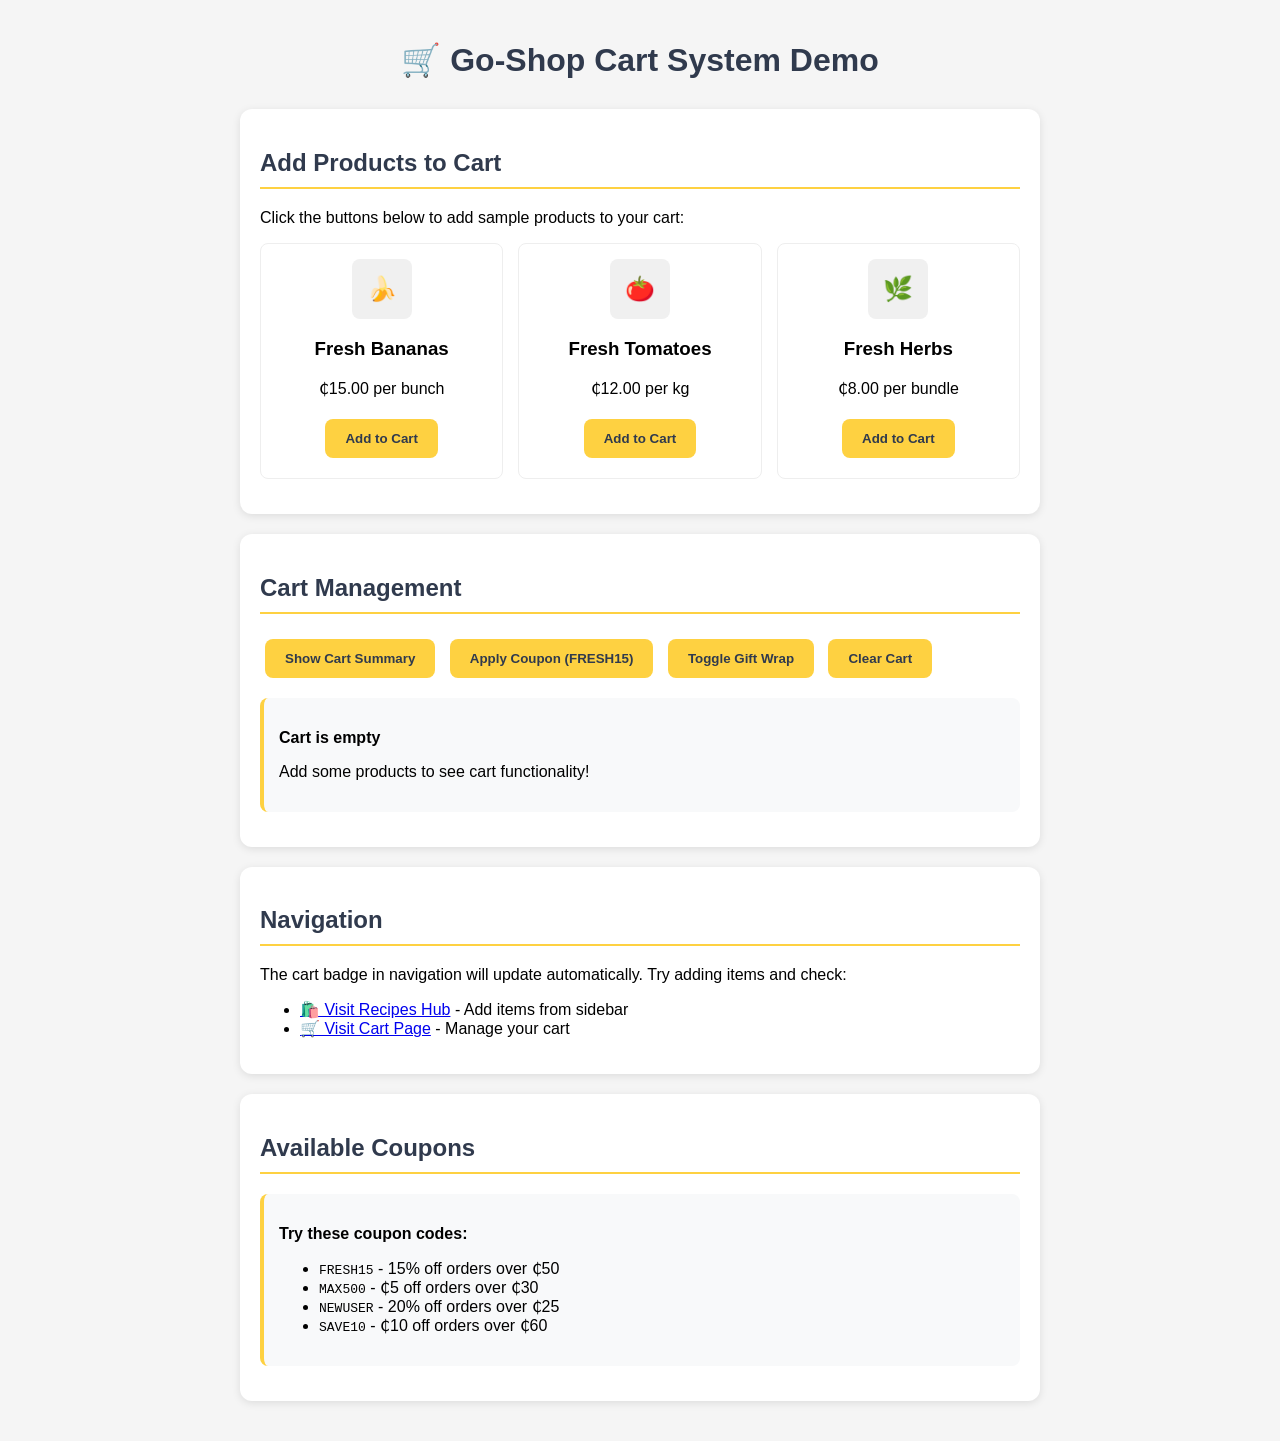
<file: cart-demo.html>
<!DOCTYPE html>
<html lang="en">

<head>
    <meta charset="UTF-8">
    <meta name="viewport" content="width=device-width, initial-scale=1.0">
    <title>Go-Shop Cart Demo</title>
    <style>
        body {
            font-family: -apple-system, BlinkMacSystemFont, 'Segoe UI', Roboto, sans-serif;
            max-width: 800px;
            margin: 0 auto;
            padding: 20px;
            background: #f5f5f5;
        }

        .demo-section {
            background: white;
            padding: 20px;
            margin: 20px 0;
            border-radius: 12px;
            box-shadow: 0 2px 8px rgba(0, 0, 0, 0.1);
        }

        .demo-button {
            background: #FED141;
            color: #303A4D;
            border: none;
            padding: 12px 20px;
            border-radius: 8px;
            cursor: pointer;
            font-weight: 600;
            margin: 5px;
            transition: all 0.3s ease;
        }

        .demo-button:hover {
            background: #e6c236;
            transform: translateY(-2px);
        }

        .cart-info {
            background: #f8f9fa;
            padding: 15px;
            border-radius: 8px;
            margin: 15px 0;
            border-left: 4px solid #FED141;
        }

        .product-demo {
            display: grid;
            grid-template-columns: repeat(auto-fit, minmax(200px, 1fr));
            gap: 15px;
            margin: 15px 0;
        }

        .product-card {
            background: #fff;
            border: 1px solid #eee;
            border-radius: 8px;
            padding: 15px;
            text-align: center;
        }

        .product-img {
            width: 60px;
            height: 60px;
            background: #f0f0f0;
            border-radius: 8px;
            margin: 0 auto 10px;
            display: flex;
            align-items: center;
            justify-content: center;
            font-size: 24px;
        }

        h1 {
            color: #303A4D;
            text-align: center;
            margin-bottom: 30px;
        }

        h2 {
            color: #303A4D;
            border-bottom: 2px solid #FED141;
            padding-bottom: 10px;
        }
    </style>
</head>

<body>
    <h1>🛒 Go-Shop Cart System Demo</h1>

    <div class="demo-section">
        <h2>Add Products to Cart</h2>
        <p>Click the buttons below to add sample products to your cart:</p>

        <div class="product-demo">
            <div class="product-card">
                <div class="product-img">🍌</div>
                <h3>Fresh Bananas</h3>
                <p>₵15.00 per bunch</p>
                <button class="demo-button"
                    onclick="addProduct('bananas', 'Fresh Bananas', 15.00, '🍌', 'Kaneshie Market')">
                    Add to Cart
                </button>
            </div>

            <div class="product-card">
                <div class="product-img">🍅</div>
                <h3>Fresh Tomatoes</h3>
                <p>₵12.00 per kg</p>
                <button class="demo-button"
                    onclick="addProduct('tomatoes', 'Fresh Tomatoes', 12.00, '🍅', 'Accra Central Market')">
                    Add to Cart
                </button>
            </div>

            <div class="product-card">
                <div class="product-img">🌿</div>
                <h3>Fresh Herbs</h3>
                <p>₵8.00 per bundle</p>
                <button class="demo-button"
                    onclick="addProduct('herbs', 'Fresh Herbs', 8.00, '🌿', 'Kumasi Central Market')">
                    Add to Cart
                </button>
            </div>
        </div>
    </div>

    <div class="demo-section">
        <h2>Cart Management</h2>
        <button class="demo-button" onclick="showCartSummary()">Show Cart Summary</button>
        <button class="demo-button" onclick="applyCoupon()">Apply Coupon (FRESH15)</button>
        <button class="demo-button" onclick="toggleGiftWrap()">Toggle Gift Wrap</button>
        <button class="demo-button" onclick="clearCart()">Clear Cart</button>

        <div id="cart-display" class="cart-info">
            <p><strong>Cart is empty</strong></p>
            <p>Add some products to see cart functionality!</p>
        </div>
    </div>

    <div class="demo-section">
        <h2>Navigation</h2>
        <p>The cart badge in navigation will update automatically. Try adding items and check:</p>
        <ul>
            <li><a href="recipes-hub.html">🛍️ Visit Recipes Hub</a> - Add items from sidebar</li>
            <li><a href="cart.html">🛒 Visit Cart Page</a> - Manage your cart</li>
        </ul>
    </div>

    <div class="demo-section">
        <h2>Available Coupons</h2>
        <div class="cart-info">
            <p><strong>Try these coupon codes:</strong></p>
            <ul>
                <li><code>FRESH15</code> - 15% off orders over ₵50</li>
                <li><code>MAX500</code> - ₵5 off orders over ₵30</li>
                <li><code>NEWUSER</code> - 20% off orders over ₵25</li>
                <li><code>SAVE10</code> - ₵10 off orders over ₵60</li>
            </ul>
        </div>
    </div>

    <!-- Include cart manager -->
    <script src="src/js/cart-manager.js"></script>

    <script>
        // Demo functions
        function addProduct(id, name, price, emoji, market) {
            const item = {
                id: `demo-${id}`,
                name: name,
                price: price,
                image: emoji,
                market: market,
                description: `Fresh ${name.toLowerCase()} from local farmers`,
                category: 'Fresh Produce'
            };

            if (window.cartManager) {
                window.cartManager.addToCart(item);
                showCartSummary();
            } else {
                alert('Cart manager not loaded yet. Please wait a moment and try again.');
            }
        }

        function showCartSummary() {
            if (!window.cartManager) {
                document.getElementById('cart-display').innerHTML = '<p>Cart manager not loaded yet...</p>';
                return;
            }

            const summary = window.cartManager.getCartSummary();
            const displayDiv = document.getElementById('cart-display');

            if (summary.items.length === 0) {
                displayDiv.innerHTML = `
                    <p><strong>Cart is empty</strong></p>
                    <p>Add some products to see cart functionality!</p>
                `;
                return;
            }

            const totals = summary.totals;

            displayDiv.innerHTML = `
                <h3>Cart Summary</h3>
                <p><strong>Items:</strong> ${summary.itemCount} total (${totals.selectedItemsCount} selected)</p>
                
                <div style="margin: 10px 0; padding: 10px; background: #f0f0f0; border-radius: 6px;">
                    ${summary.items.map(item => `
                        <div style="display: flex; justify-content: space-between; margin: 5px 0;">
                            <span>${item.quantity}x ${item.name}</span>
                            <span>₵${(item.price * item.quantity).toFixed(2)}</span>
                        </div>
                    `).join('')}
                </div>
                
                <div style="border-top: 1px solid #ddd; margin-top: 10px; padding-top: 10px;">
                    <p><strong>Subtotal:</strong> ₵${totals.subtotal.toFixed(2)}</p>
                    ${totals.discount > 0 ? `<p style="color: #2f9b57;"><strong>Discount:</strong> -₵${totals.discount.toFixed(2)}</p>` : ''}
                    <p><strong>Delivery:</strong> ${totals.deliveryFee === 0 ? 'FREE' : '₵' + totals.deliveryFee.toFixed(2)}</p>
                    ${totals.giftWrapFee > 0 ? `<p><strong>Gift Wrap:</strong> ₵${totals.giftWrapFee.toFixed(2)}</p>` : ''}
                    <p><strong>Tax (12.5%):</strong> ₵${totals.tax.toFixed(2)}</p>
                    <p style="font-size: 1.2em; font-weight: bold; color: #303A4D;"><strong>Total:</strong> ₵${totals.total.toFixed(2)}</p>
                </div>
                
                ${summary.coupons.length > 0 ? `
                    <div style="margin-top: 10px;">
                        <p><strong>Active Coupons:</strong></p>
                        ${summary.coupons.map(c => `<span style="background: #FED141; padding: 2px 8px; border-radius: 12px; margin: 2px; display: inline-block;">${c.code}</span>`).join('')}
                    </div>
                ` : ''}
            `;
        }

        function applyCoupon() {
            if (window.cartManager) {
                const success = window.cartManager.addCoupon('FRESH15');
                if (success) {
                    alert('Coupon FRESH15 applied successfully!');
                    showCartSummary();
                } else {
                    alert('Coupon could not be applied. Make sure you have items in cart and coupon is valid.');
                }
            }
        }

        function toggleGiftWrap() {
            if (window.cartManager) {
                window.cartManager.toggleGiftWrap();
                const isEnabled = window.cartManager.cart.giftWrap;
                alert(`Gift wrap ${isEnabled ? 'enabled' : 'disabled'}!`);
                showCartSummary();
            }
        }

        function clearCart() {
            if (window.cartManager) {
                window.cartManager.clearCart();
                alert('Cart cleared!');
                showCartSummary();
            }
        }

        // Auto-refresh cart display when loaded
        document.addEventListener('DOMContentLoaded', () => {
            setTimeout(() => {
                showCartSummary();
            }, 500);
        });
    </script>
</body>

</html>
</file>
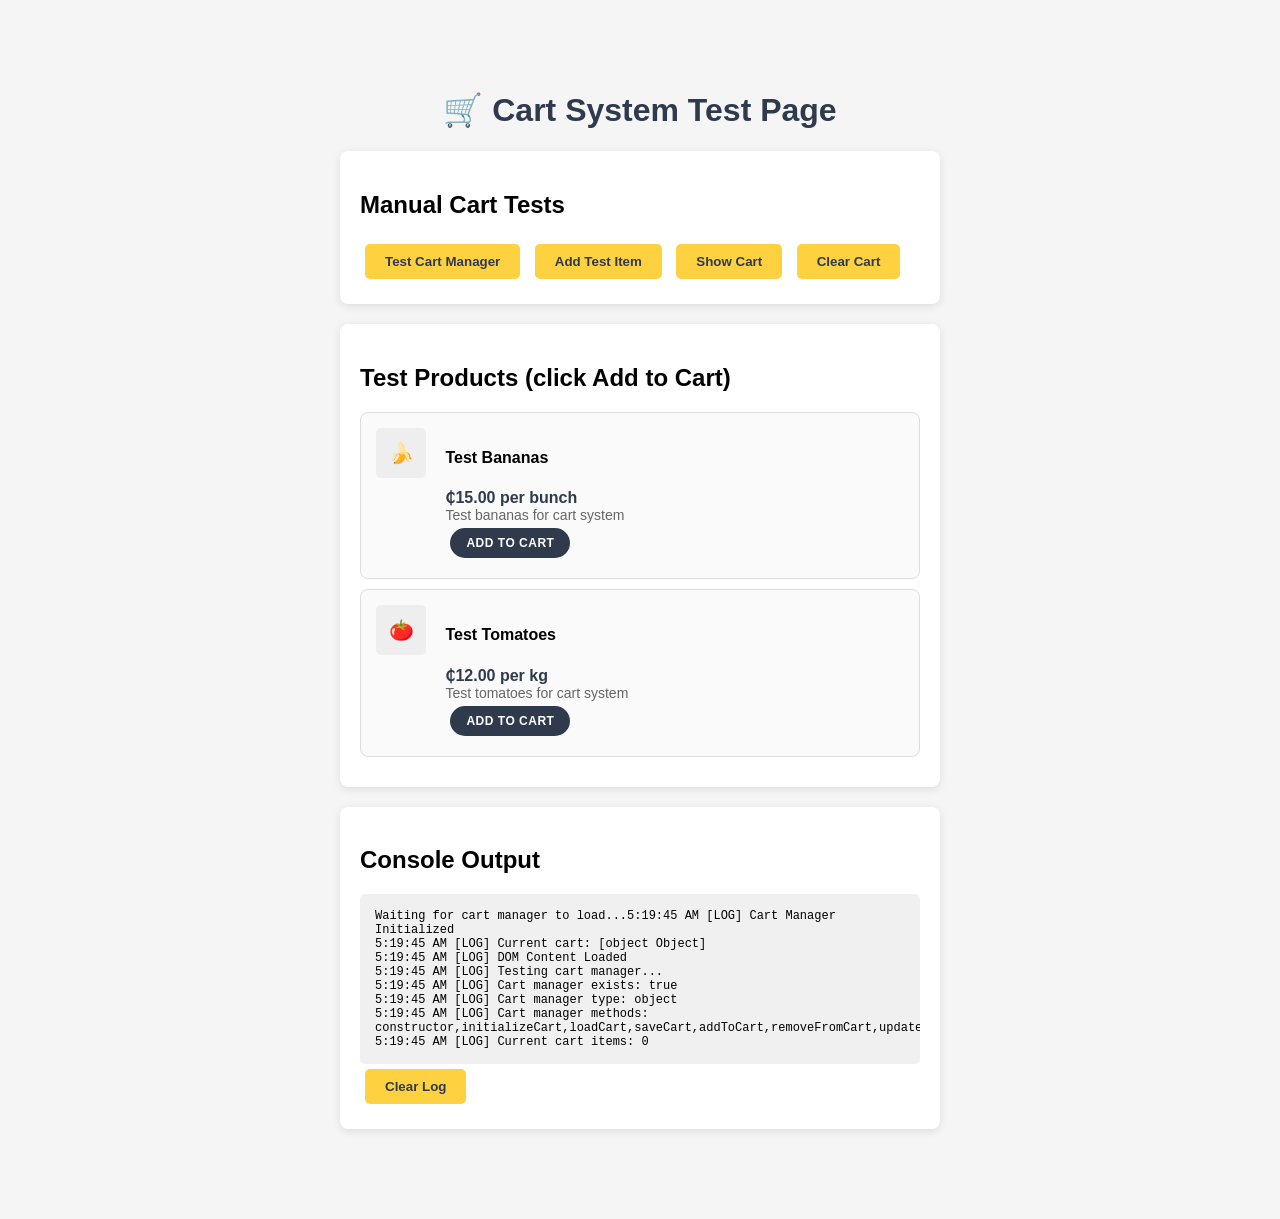
<file: cart-test.html>
<!DOCTYPE html>
<html lang="en">

<head>
    <meta charset="UTF-8">
    <meta name="viewport" content="width=device-width, initial-scale=1.0">
    <title>Cart System Test</title>
    <style>
        body {
            font-family: Arial, sans-serif;
            max-width: 600px;
            margin: 50px auto;
            padding: 20px;
            background: #f5f5f5;
        }

        .test-section {
            background: white;
            padding: 20px;
            margin: 20px 0;
            border-radius: 8px;
            box-shadow: 0 2px 8px rgba(0, 0, 0, 0.1);
        }

        .test-button {
            background: #FED141;
            color: #303A4D;
            border: none;
            padding: 10px 20px;
            border-radius: 5px;
            cursor: pointer;
            margin: 5px;
            font-weight: 600;
        }

        .test-button:hover {
            background: #e6c236;
        }

        .add-to-cart {
            background: #303A4D;
            color: white;
            border: none;
            padding: 8px 16px;
            border-radius: 20px;
            cursor: pointer;
            font-size: 12px;
            font-weight: 600;
            text-transform: uppercase;
            letter-spacing: 0.5px;
            margin: 5px;
        }

        .add-to-cart:hover {
            background: #3B4559;
        }

        .product-item {
            border: 1px solid #ddd;
            padding: 15px;
            margin: 10px 0;
            border-radius: 8px;
            background: #fafafa;
        }

        .product-image {
            width: 50px;
            height: 50px;
            background: #eee;
            border-radius: 5px;
            display: inline-block;
            text-align: center;
            line-height: 50px;
            font-size: 20px;
            margin-right: 15px;
            vertical-align: top;
        }

        .product-info {
            display: inline-block;
            vertical-align: top;
        }

        .product-price {
            font-weight: bold;
            color: #303A4D;
        }

        .product-description {
            color: #666;
            font-size: 14px;
        }

        .log-output {
            background: #f0f0f0;
            padding: 15px;
            border-radius: 5px;
            font-family: monospace;
            font-size: 12px;
            max-height: 200px;
            overflow-y: auto;
            white-space: pre-wrap;
        }

        h1 {
            color: #303A4D;
            text-align: center;
        }
    </style>
</head>

<body>
    <h1>🛒 Cart System Test Page</h1>

    <div class="test-section">
        <h2>Manual Cart Tests</h2>
        <button class="test-button" onclick="testCartManager()">Test Cart Manager</button>
        <button class="test-button" onclick="addTestItem()">Add Test Item</button>
        <button class="test-button" onclick="showCart()">Show Cart</button>
        <button class="test-button" onclick="clearTestCart()">Clear Cart</button>
    </div>

    <div class="test-section">
        <h2>Test Products (click Add to Cart)</h2>
        <div id="sidebarTitle" style="display: none;">Test Market</div>

        <div class="product-item">
            <div class="product-image">🍌</div>
            <div class="product-info">
                <h4>Test Bananas</h4>
                <div class="product-price">₵15.00 per bunch</div>
                <div class="product-description">Test bananas for cart system</div>
                <button class="add-to-cart">Add to Cart</button>
            </div>
        </div>

        <div class="product-item">
            <div class="product-image">🍅</div>
            <div class="product-info">
                <h4>Test Tomatoes</h4>
                <div class="product-price">₵12.00 per kg</div>
                <div class="product-description">Test tomatoes for cart system</div>
                <button class="add-to-cart">Add to Cart</button>
            </div>
        </div>
    </div>

    <div class="test-section">
        <h2>Console Output</h2>
        <div id="log-output" class="log-output">Waiting for cart manager to load...</div>
        <button class="test-button" onclick="clearLog()">Clear Log</button>
    </div>

    <!-- Include cart manager -->
    <script src="src/js/cart-manager.js"></script>

    <script>
        let logOutput = document.getElementById('log-output');

        // Override console.log to display in the page
        const originalLog = console.log;
        const originalError = console.error;

        function addToLog(message, type = 'log') {
            const timestamp = new Date().toLocaleTimeString();
            const prefix = type === 'error' ? '[ERROR]' : '[LOG]';
            logOutput.textContent += `${timestamp} ${prefix} ${message}\n`;
            logOutput.scrollTop = logOutput.scrollHeight;
        }

        console.log = function (...args) {
            originalLog.apply(console, args);
            addToLog(args.join(' '), 'log');
        };

        console.error = function (...args) {
            originalError.apply(console, args);
            addToLog(args.join(' '), 'error');
        };

        // Test functions
        function testCartManager() {
            console.log('Testing cart manager...');
            console.log('Cart manager exists:', !!window.cartManager);
            console.log('Cart manager type:', typeof window.cartManager);

            if (window.cartManager) {
                console.log('Cart manager methods:', Object.getOwnPropertyNames(window.cartManager.__proto__));
                console.log('Current cart items:', window.cartManager.cart.items.length);
            } else {
                console.error('Cart manager not available!');
            }
        }

        function addTestItem() {
            console.log('Adding test item...');

            if (window.cartManager) {
                const item = {
                    id: 'test-item-' + Date.now(),
                    name: 'Test Product',
                    price: 10.00,
                    image: '🧪',
                    market: 'Test Market',
                    description: 'A test product',
                    category: 'Test Category'
                };

                const success = window.cartManager.addToCart(item);
                console.log('Add to cart result:', success);
            } else {
                console.error('Cart manager not available');
            }
        }

        function showCart() {
            console.log('Current cart contents:');

            if (window.cartManager) {
                const summary = window.cartManager.getCartSummary();
                console.log('Items:', summary.items.length);
                console.log('Total items:', summary.itemCount);
                console.log('Cart data:', JSON.stringify(summary, null, 2));
            } else {
                console.error('Cart manager not available');
            }
        }

        function clearTestCart() {
            console.log('Clearing cart...');

            if (window.cartManager) {
                window.cartManager.clearCart();
                console.log('Cart cleared');
            } else {
                console.error('Cart manager not available');
            }
        }

        function clearLog() {
            logOutput.textContent = '';
        }

        // Wait for cart manager to load
        document.addEventListener('DOMContentLoaded', function () {
            console.log('DOM Content Loaded');

            setTimeout(() => {
                testCartManager();
            }, 500);
        });

        // Add to cart click handler (same as in recipes-hub.html)
        document.addEventListener('click', function (e) {
            if (e.target && e.target.classList.contains('add-to-cart')) {
                console.log('Add to cart button clicked!', e.target);
                e.preventDefault();

                const button = e.target;
                const productItem = button.closest('.product-item');

                if (!productItem) {
                    console.error('Product item not found');
                    return;
                }

                const productName = productItem.querySelector('h4')?.textContent;
                const productImage = productItem.querySelector('.product-image')?.textContent;
                const priceText = productItem.querySelector('.product-price')?.textContent;
                const productDescription = productItem.querySelector('.product-description')?.textContent;

                console.log('Product data:', { productName, productImage, priceText, productDescription });

                if (!productName || !productImage || !priceText || !productDescription) {
                    console.error('Missing product information');
                    return;
                }

                const price = parseFloat(priceText.replace(/[^\d.]/g, ''));
                const marketName = document.getElementById('sidebarTitle')?.textContent || 'Test Market';
                const productId = `${marketName.toLowerCase().replace(/\s+/g, '-')}-${productName.toLowerCase().replace(/\s+/g, '-')}`;

                const item = {
                    id: productId,
                    name: productName,
                    price: price,
                    image: productImage,
                    market: marketName,
                    description: productDescription,
                    category: 'Test Product'
                };

                console.log('Attempting to add item to cart:', item);

                if (window.cartManager && typeof window.cartManager.addToCart === 'function') {
                    try {
                        const success = window.cartManager.addToCart(item);

                        if (success) {
                            console.log('Item successfully added to cart');
                            button.textContent = '✓ Added!';
                            button.style.background = '#4caf50';

                            setTimeout(() => {
                                button.textContent = 'Add to Cart';
                                button.style.background = '';
                            }, 2000);
                        } else {
                            console.error('Failed to add item to cart');
                        }
                    } catch (error) {
                        console.error('Error adding item to cart:', error);
                    }
                } else {
                    console.error('Cart manager not available or missing addToCart method');
                }
            }
        });
    </script>
</body>

</html>
</file>
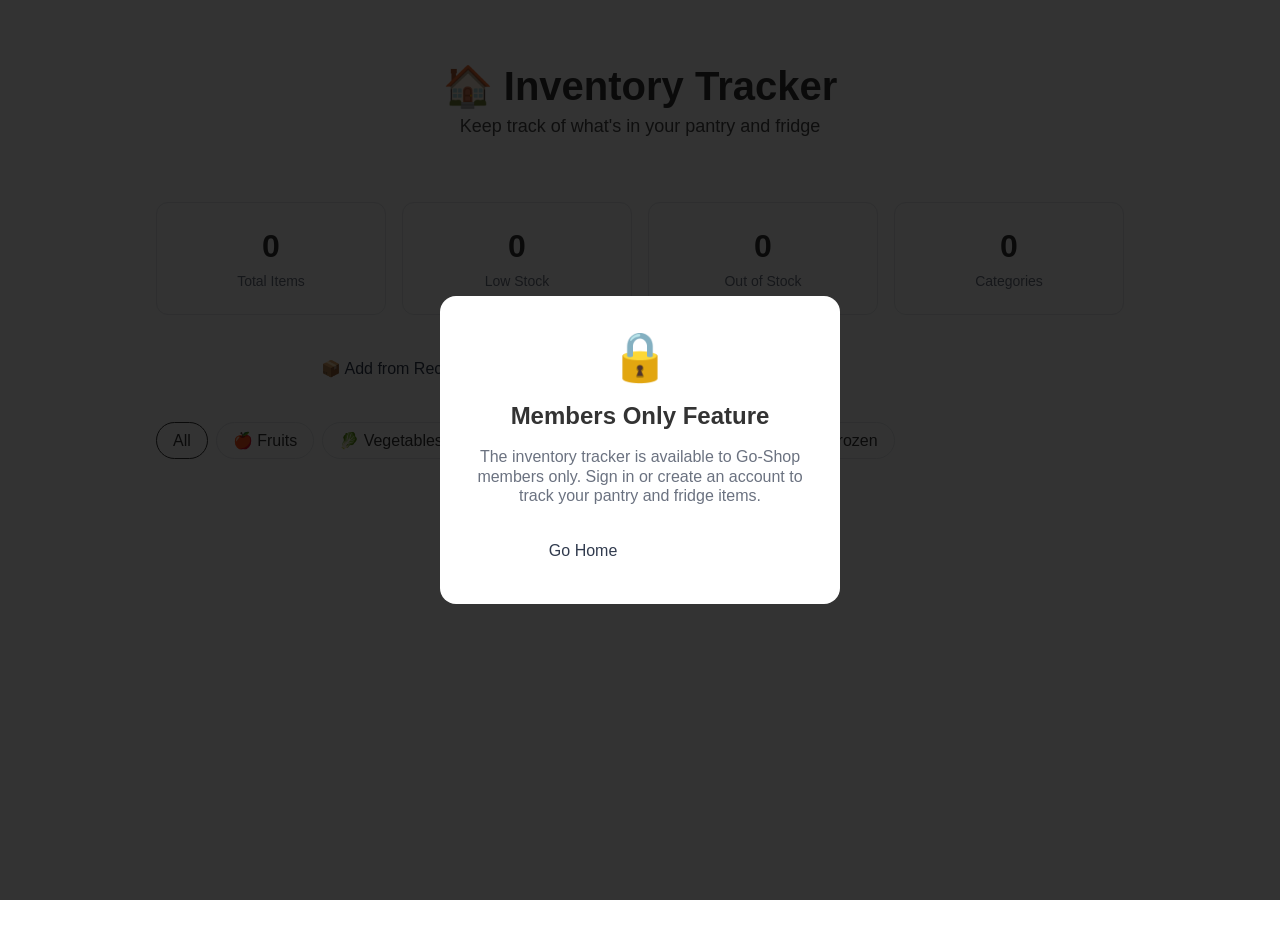
<file: inventory-tracker.html>
<!DOCTYPE html>
<html lang="en">
<head>
    <meta charset="utf-8" />
    <title>Inventory Tracker | Go-Shop</title>
    <meta content="Track your pantry and fridge inventory" name="description" />
    <meta content="width=device-width, initial-scale=1" name="viewport" />
    <link rel="stylesheet" href="src/css/backup.css">
    <link rel="stylesheet" href="src/css/nodes.css">
    <link rel="icon" href="src/images/logo1.png" />
    <style>
        .inventory-container {
            max-width: 1000px;
            margin: 2rem auto;
            padding: 0 1rem;
        }
        .inventory-header {
            text-align: center;
            margin-bottom: 2rem;
            padding: 2rem;
            background: linear-gradient(135deg, var(--clr-yellow-01), #f59e0b);
            border-radius: 16px;
            color: var(--clr-charcoal-01);
        }
        .inventory-stats {
            display: grid;
            grid-template-columns: repeat(auto-fit, minmax(200px, 1fr));
            gap: 1rem;
            margin-bottom: 2rem;
        }
        .stat-card {
            background: #fff;
            padding: 1.5rem;
            border-radius: 12px;
            border: 1px solid #e5e7eb;
            text-align: center;
        }
        .stat-number {
            font-size: 2rem;
            font-weight: 800;
            color: var(--clr-charcoal-01);
            margin-bottom: 0.5rem;
        }
        .stat-label {
            color: #6b7280;
            font-size: 0.875rem;
        }
        .inventory-actions {
            display: flex;
            gap: 1rem;
            margin-bottom: 2rem;
            flex-wrap: wrap;
        }
        .category-filter {
            display: flex;
            gap: 0.5rem;
            flex-wrap: wrap;
            margin-bottom: 2rem;
        }
        .filter-btn {
            padding: 0.5rem 1rem;
            border: 1px solid #e5e7eb;
            background: #fff;
            border-radius: 20px;
            cursor: pointer;
            transition: all 0.2s;
        }
        .filter-btn.active {
            background: var(--clr-yellow-01);
            border-color: var(--clr-yellow-01);
            color: var(--clr-charcoal-01);
        }
        .inventory-grid {
            display: grid;
            gap: 1rem;
        }
        .inventory-item {
            background: #fff;
            border: 1px solid #e5e7eb;
            border-radius: 12px;
            padding: 1.5rem;
            display: flex;
            align-items: center;
            gap: 1rem;
        }
        .inventory-item.low-stock {
            border-color: #f59e0b;
            background: #fffbeb;
        }
        .inventory-item.out-of-stock {
            border-color: #ef4444;
            background: #fef2f2;
        }
        .item-icon {
            width: 50px;
            height: 50px;
            background: #f3f4f6;
            border-radius: 50%;
            display: flex;
            align-items: center;
            justify-content: center;
            font-size: 1.5rem;
        }
        .item-details {
            flex: 1;
        }
        .item-name {
            font-weight: 600;
            margin-bottom: 0.25rem;
        }
        .item-status {
            font-size: 0.875rem;
            color: #6b7280;
        }
        .item-quantity {
            display: flex;
            align-items: center;
            gap: 0.5rem;
        }
        .quantity-btn {
            width: 32px;
            height: 32px;
            border: 1px solid #e5e7eb;
            background: #fff;
            border-radius: 6px;
            cursor: pointer;
            display: flex;
            align-items: center;
            justify-content: center;
        }
        .quantity-display {
            min-width: 60px;
            text-align: center;
            font-weight: 600;
        }
        .member-only-overlay {
            position: fixed;
            top: 0;
            left: 0;
            right: 0;
            bottom: 0;
            background: rgba(0, 0, 0, 0.8);
            display: flex;
            align-items: center;
            justify-content: center;
            z-index: 10000;
        }
        .member-only-card {
            background: #fff;
            padding: 2rem;
            border-radius: 16px;
            text-align: center;
            max-width: 400px;
            margin: 1rem;
        }
    </style>
</head>
<body>
    <!-- Member-only overlay (shown for non-members) -->
    <div id="member-only-overlay" class="member-only-overlay" style="display: none;">
        <div class="member-only-card">
            <div style="font-size: 3rem; margin-bottom: 1rem;">🔒</div>
            <h3 style="margin-bottom: 1rem;">Members Only Feature</h3>
            <p style="margin-bottom: 1.5rem; color: #6b7280;">
                The inventory tracker is available to Go-Shop members only. 
                Sign in or create an account to track your pantry and fridge items.
            </p>
            <div style="display: flex; gap: 1rem; justify-content: center;">
                <a href="index.html" class="c-btn is-secondary" style="padding: 0.75rem 1.5rem; border-radius: 8px;">Go Home</a>
                <button onclick="redirectToSignIn()" class="c-btn" style="padding: 0.75rem 1.5rem; border-radius: 8px; background: var(--clr-yellow-01);">Sign In</button>
            </div>
        </div>
    </div>

    <div class="inventory-container">
        <!-- Header -->
        <div class="inventory-header">
            <h1 style="margin: 0 0 0.5rem 0; font-size: 2.5rem;">🏠 Inventory Tracker</h1>
            <p style="margin: 0; font-size: 1.125rem; opacity: 0.9;">Keep track of what's in your pantry and fridge</p>
        </div>

        <!-- Stats -->
        <div class="inventory-stats">
            <div class="stat-card">
                <div class="stat-number" id="total-items">0</div>
                <div class="stat-label">Total Items</div>
            </div>
            <div class="stat-card">
                <div class="stat-number" id="low-stock-count">0</div>
                <div class="stat-label">Low Stock</div>
            </div>
            <div class="stat-card">
                <div class="stat-number" id="out-of-stock-count">0</div>
                <div class="stat-label">Out of Stock</div>
            </div>
            <div class="stat-card">
                <div class="stat-number" id="categories-count">0</div>
                <div class="stat-label">Categories</div>
            </div>
        </div>

        <!-- Actions -->
        <div class="inventory-actions">
            <button onclick="addNewItem()" class="c-btn" style="padding: 0.75rem 1.5rem; border-radius: 8px; background: var(--clr-yellow-01);">+ Add Item</button>
            <button onclick="suggestFromOrders()" class="c-btn is-secondary" style="padding: 0.75rem 1.5rem; border-radius: 8px;">📦 Add from Recent Orders</button>
            <button onclick="exportInventory()" class="c-btn is-secondary" style="padding: 0.75rem 1.5rem; border-radius: 8px;">📄 Export List</button>
        </div>

        <!-- Category Filter -->
        <div class="category-filter">
            <button class="filter-btn active" onclick="filterCategory('all')">All</button>
            <button class="filter-btn" onclick="filterCategory('fruits')">🍎 Fruits</button>
            <button class="filter-btn" onclick="filterCategory('vegetables')">🥬 Vegetables</button>
            <button class="filter-btn" onclick="filterCategory('dairy')">🥛 Dairy</button>
            <button class="filter-btn" onclick="filterCategory('meat')">🥩 Meat</button>
            <button class="filter-btn" onclick="filterCategory('pantry')">🥫 Pantry</button>
            <button class="filter-btn" onclick="filterCategory('frozen')">🧊 Frozen</button>
        </div>

        <!-- Inventory Grid -->
        <div class="inventory-grid" id="inventory-grid">
            <!-- Dynamic inventory items will be populated here -->
        </div>
    </div>

    <!-- Scripts -->
    <script src="src/js/auth.js"></script>
    <script src="src/js/profile-icon-updater.js"></script>
    <script>
        // Sample inventory data
        const sampleInventory = [
            { id: 1, name: 'Organic Bananas', category: 'fruits', quantity: 6, unit: 'pieces', icon: '🍌', expiresIn: 3 },
            { id: 2, name: 'Milk', category: 'dairy', quantity: 1, unit: 'liter', icon: '🥛', expiresIn: 5 },
            { id: 3, name: 'Spinach', category: 'vegetables', quantity: 0, unit: 'bunch', icon: '🥬', expiresIn: 0 },
            { id: 4, name: 'Chicken Breast', category: 'meat', quantity: 2, unit: 'pieces', icon: '🐔', expiresIn: 2 },
            { id: 5, name: 'Rice', category: 'pantry', quantity: 1, unit: 'kg', icon: '🍚', expiresIn: 90 },
            { id: 6, name: 'Tomatoes', category: 'vegetables', quantity: 4, unit: 'pieces', icon: '🍅', expiresIn: 7 },
            { id: 7, name: 'Yogurt', category: 'dairy', quantity: 1, unit: 'container', icon: '🥛', expiresIn: 8 },
            { id: 8, name: 'Frozen Peas', category: 'frozen', quantity: 1, unit: 'bag', icon: '🧊', expiresIn: 60 }
        ];

        let currentFilter = 'all';
        let inventory = [];

        function getUserData() {
            try {
                if (window.GoShopAuth && window.GoShopAuth.getCurrentUser) {
                    return window.GoShopAuth.getCurrentUser();
                }
                return null;
            } catch (e) {
                return null;
            }
        }

        function getInventoryData() {
            try {
                const user = getUserData();
                if (!user) return [];
                
                const data = localStorage.getItem(`goshop_inventory_${user.email}`);
                return data ? JSON.parse(data) : sampleInventory;
            } catch (e) {
                return sampleInventory;
            }
        }

        function saveInventoryData() {
            try {
                const user = getUserData();
                if (user) {
                    localStorage.setItem(`goshop_inventory_${user.email}`, JSON.stringify(inventory));
                }
            } catch (e) {
                console.error('Failed to save inventory data');
            }
        }

        function getItemStatus(item) {
            if (item.quantity === 0) return 'out-of-stock';
            if (item.quantity <= 2) return 'low-stock';
            return 'in-stock';
        }

        function getExpiryStatus(expiresIn) {
            if (expiresIn <= 0) return 'expired';
            if (expiresIn <= 3) return 'expiring-soon';
            return 'fresh';
        }

        function renderInventoryStats() {
            const totalItems = inventory.length;
            const lowStock = inventory.filter(item => item.quantity > 0 && item.quantity <= 2).length;
            const outOfStock = inventory.filter(item => item.quantity === 0).length;
            const categories = new Set(inventory.map(item => item.category)).size;

            document.getElementById('total-items').textContent = totalItems;
            document.getElementById('low-stock-count').textContent = lowStock;
            document.getElementById('out-of-stock-count').textContent = outOfStock;
            document.getElementById('categories-count').textContent = categories;
        }

        function renderInventoryGrid() {
            const grid = document.getElementById('inventory-grid');
            const filteredItems = currentFilter === 'all' 
                ? inventory 
                : inventory.filter(item => item.category === currentFilter);

            if (filteredItems.length === 0) {
                grid.innerHTML = `
                    <div style="text-align: center; padding: 3rem; opacity: 0.7;">
                        <div style="font-size: 3rem; margin-bottom: 1rem;">📦</div>
                        <div>No items in this category</div>
                        <button onclick="addNewItem()" class="c-btn" style="margin-top: 1rem; padding: 0.5rem 1rem; border-radius: 6px; background: var(--clr-yellow-01);">Add First Item</button>
                    </div>
                `;
                return;
            }

            const itemsHtml = filteredItems.map(item => {
                const status = getItemStatus(item);
                const expiryStatus = getExpiryStatus(item.expiresIn);
                
                let statusText = '';
                if (status === 'out-of-stock') statusText = 'Out of stock';
                else if (status === 'low-stock') statusText = 'Low stock';
                else if (expiryStatus === 'expiring-soon') statusText = `Expires in ${item.expiresIn} days`;
                else statusText = 'In stock';

                return `
                    <div class="inventory-item ${status}">
                        <div class="item-icon">${item.icon}</div>
                        <div class="item-details">
                            <div class="item-name">${item.name}</div>
                            <div class="item-status">${statusText}</div>
                        </div>
                        <div class="item-quantity">
                            <button class="quantity-btn" onclick="changeQuantity(${item.id}, -1)">−</button>
                            <div class="quantity-display">${item.quantity} ${item.unit}</div>
                            <button class="quantity-btn" onclick="changeQuantity(${item.id}, 1)">+</button>
                        </div>
                    </div>
                `;
            }).join('');

            grid.innerHTML = itemsHtml;
        }

        function changeQuantity(itemId, change) {
            const item = inventory.find(i => i.id === itemId);
            if (item) {
                item.quantity = Math.max(0, item.quantity + change);
                saveInventoryData();
                renderInventoryStats();
                renderInventoryGrid();
            }
        }

        function filterCategory(category) {
            currentFilter = category;
            
            // Update filter buttons
            document.querySelectorAll('.filter-btn').forEach(btn => {
                btn.classList.remove('active');
            });
            event.target.classList.add('active');
            
            renderInventoryGrid();
        }

        function addNewItem() {
            alert('Add new item form would open here in a full implementation');
        }

        function suggestFromOrders() {
            alert('This would suggest items from your recent orders to add to inventory');
        }

        function exportInventory() {
            const data = inventory.map(item => ({
                name: item.name,
                category: item.category,
                quantity: item.quantity,
                unit: item.unit,
                status: getItemStatus(item)
            }));
            
            const csv = [
                'Name,Category,Quantity,Unit,Status',
                ...data.map(item => `${item.name},${item.category},${item.quantity},${item.unit},${item.status}`)
            ].join('\\n');
            
            const blob = new Blob([csv], { type: 'text/csv' });
            const url = URL.createObjectURL(blob);
            const a = document.createElement('a');
            a.href = url;
            a.download = 'go-shop-inventory.csv';
            a.click();
            URL.revokeObjectURL(url);
        }

        function redirectToSignIn() {
            window.location.href = 'index.html#sign-in';
        }

        function initializeInventoryTracker() {
            const user = getUserData();
            
            if (!user) {
                // Show member-only overlay
                document.getElementById('member-only-overlay').style.display = 'flex';
                return;
            }
            
            // Load inventory data
            inventory = getInventoryData();
            renderInventoryStats();
            renderInventoryGrid();
        }

        // Initialize when DOM is ready
        if (document.readyState === 'loading') {
            document.addEventListener('DOMContentLoaded', initializeInventoryTracker);
        } else {
            initializeInventoryTracker();
        }

        // Re-initialize when auth state changes
        document.addEventListener('authStateChanged', initializeInventoryTracker);
    </script>
</body>
</html>
</file>
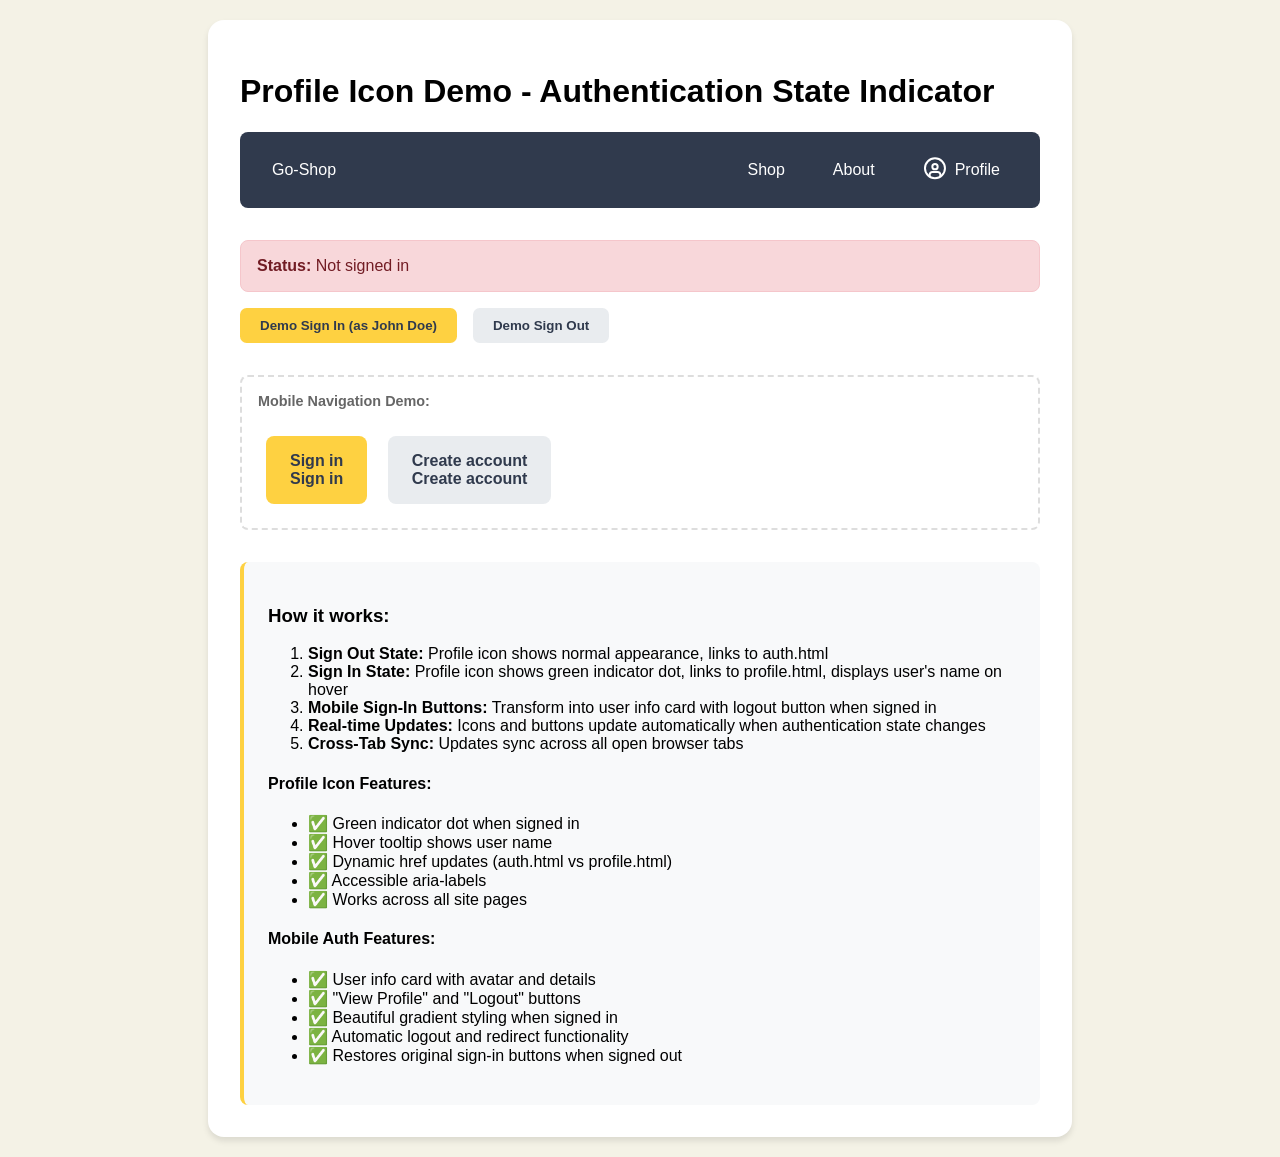
<file: profile-icon-demo.html>
<!DOCTYPE html>
<html lang="en">

<head>
    <meta charset="UTF-8">
    <meta name="viewport" content="width=device-width, initial-scale=1.0">
    <title>Profile Icon Demo - Go-Shop</title>
    <style>
        body {
            font-family: Arial, sans-serif;
            margin: 0;
            padding: 20px;
            background: #f4f2e6;
        }

        .demo-container {
            max-width: 800px;
            margin: 0 auto;
            background: white;
            padding: 2em;
            border-radius: 1em;
            box-shadow: 0 4px 6px rgba(0, 0, 0, 0.1);
        }

        .demo-header {
            display: flex;
            justify-content: space-between;
            align-items: center;
            padding: 1em 2em;
            background: #303A4D;
            color: white;
            border-radius: 0.5em;
            margin-bottom: 2em;
        }

        .demo-nav {
            display: flex;
            gap: 2em;
            align-items: center;
        }

        .demo-controls {
            display: flex;
            gap: 1em;
            margin-bottom: 2em;
        }

        .btn {
            padding: 0.75em 1.5em;
            border: none;
            border-radius: 0.5em;
            cursor: pointer;
            font-weight: bold;
            transition: all 0.2s ease;
        }

        .btn-primary {
            background: #FED141;
            color: #303A4D;
        }

        .btn-secondary {
            background: #e9ecef;
            color: #303A4D;
        }

        .btn:hover {
            transform: translateY(-1px);
            box-shadow: 0 2px 4px rgba(0, 0, 0, 0.2);
        }

        .status {
            padding: 1em;
            border-radius: 0.5em;
            margin-bottom: 1em;
        }

        .status.signed-in {
            background: #d4edda;
            border: 1px solid #c3e6cb;
            color: #155724;
        }

        .status.signed-out {
            background: #f8d7da;
            border: 1px solid #f5c6cb;
            color: #721c24;
        }

        .demo-nav-link {
            display: flex;
            align-items: center;
            color: white;
            text-decoration: none;
            padding: 0.5em;
            border-radius: 0.25em;
            transition: all 0.2s ease;
        }

        .demo-nav-link:hover {
            background: rgba(255, 255, 255, 0.1);
        }

        .demo-icon {
            margin-right: 0.5em;
        }

        .explanation {
            background: #f8f9fa;
            padding: 1.5em;
            border-radius: 0.5em;
            border-left: 4px solid #FED141;
            margin-top: 2em;
        }

        /* Mobile Auth Button Styles */
        .c-btn {
            background: #FED141;
            color: #303A4D;
            text-decoration: none;
            border-radius: 0.5em;
            padding: 1em 1.5em;
            display: inline-block;
            margin: 0.5em;
            font-weight: bold;
            transition: all 0.2s ease;
            border: none;
            cursor: pointer;
        }

        .c-btn:hover {
            transform: translateY(-2px);
            box-shadow: 0 4px 8px rgba(0, 0, 0, 0.2);
        }

        .c-btn.is-secondary {
            background: #e9ecef;
            color: #303A4D;
        }

        .c-btn-label {
            font-size: 1em;
        }
    </style>
</head>

<body>
    <div class="demo-container">
        <h1>Profile Icon Demo - Authentication State Indicator</h1>

        <!-- Demo Header with Profile Icon -->
        <div class="demo-header">
            <div class="demo-logo">Go-Shop</div>
            <div class="demo-nav">
                <a href="#" class="demo-nav-link">Shop</a>
                <a href="#" class="demo-nav-link">About</a>
                <a aria-label="Profile" href="auth.html" class="demo-nav-link">
                    <div class="c-icon demo-icon">
                        <svg width="1.5em" height="1.5em" viewBox="0 0 24 24" fill="none"
                            xmlns="http://www.w3.org/2000/svg">
                            <path
                                d="M17.3333 20V18.6666C17.3333 17.9594 17.0524 17.2811 16.5523 16.781C16.0522 16.281 15.3739 16 14.6667 16H9.3334C8.62616 16 7.94788 16.281 7.44779 16.781C6.9477 17.2811 6.66675 17.9594 6.66675 18.6666V20"
                                stroke="currentColor" stroke-width="2" stroke-linecap="round" stroke-linejoin="round" />
                            <path
                                d="M12 13.3333C13.4728 13.3333 14.6667 12.1394 14.6667 10.6666C14.6667 9.1939 13.4728 8 12 8C10.5273 8 9.33337 9.1939 9.33337 10.6666C9.33337 12.1394 10.5273 13.3333 12 13.3333Z"
                                stroke="currentColor" stroke-width="2" stroke-linecap="round" stroke-linejoin="round" />
                            <path
                                d="M11.973 22.2441C17.4959 22.2441 21.973 17.767 21.973 12.2441C21.973 6.72129 17.4959 2.24414 11.973 2.24414C6.45017 2.24414 1.97302 6.72129 1.97302 12.2441C1.97302 17.767 6.45017 22.2441 11.973 22.2441Z"
                                stroke="currentColor" stroke-width="2" stroke-linecap="round" stroke-linejoin="round" />
                        </svg>
                    </div>
                    Profile
                </a>
            </div>
        </div>

        <!-- Current Status -->
        <div id="auth-status" class="status signed-out">
            <strong>Status:</strong> <span id="status-text">Not signed in</span>
        </div>

        <!-- Demo Controls -->
        <div class="demo-controls">
            <button class="btn btn-primary" onclick="demoSignIn()">
                Demo Sign In (as John Doe)
            </button>
            <button class="btn btn-secondary" onclick="demoSignOut()">
                Demo Sign Out
            </button>
        </div>

        <!-- Mobile Auth Demo -->
        <div class="c-mobile-auth" style="margin: 2em 0; padding: 1em; border: 2px dashed #ddd; border-radius: 0.5em;">
            <h4 style="margin-top: 0; color: #666; font-size: 0.9em;">Mobile Navigation Demo:</h4>
            <a href="auth.html" class="c-btn is-large w-inline-block">
                <div class="c-btn-bg"></div>
                <div class="c-btn-inner">
                    <div class="c-btn-txt">
                        <div class="c-btn-label line-1">Sign in</div>
                        <div class="c-btn-label line-2">Sign in</div>
                    </div>
                </div>
            </a>
            <a href="auth.html" class="c-btn is-large is-secondary w-inline-block">
                <div class="c-btn-inner">
                    <div class="c-btn-txt">
                        <div class="c-btn-label line-1">Create account</div>
                        <div class="c-btn-label line-2">Create account</div>
                    </div>
                </div>
            </a>
        </div>

        <!-- Explanation -->
        <div class="explanation">
            <h3>How it works:</h3>
            <ol>
                <li><strong>Sign Out State:</strong> Profile icon shows normal appearance, links to auth.html</li>
                <li><strong>Sign In State:</strong> Profile icon shows green indicator dot, links to profile.html,
                    displays user's name on hover</li>
                <li><strong>Mobile Sign-In Buttons:</strong> Transform into user info card with logout button when
                    signed in</li>
                <li><strong>Real-time Updates:</strong> Icons and buttons update automatically when authentication state
                    changes</li>
                <li><strong>Cross-Tab Sync:</strong> Updates sync across all open browser tabs</li>
            </ol>

            <h4>Profile Icon Features:</h4>
            <ul>
                <li>✅ Green indicator dot when signed in</li>
                <li>✅ Hover tooltip shows user name</li>
                <li>✅ Dynamic href updates (auth.html vs profile.html)</li>
                <li>✅ Accessible aria-labels</li>
                <li>✅ Works across all site pages</li>
            </ul>

            <h4>Mobile Auth Features:</h4>
            <ul>
                <li>✅ User info card with avatar and details</li>
                <li>✅ "View Profile" and "Logout" buttons</li>
                <li>✅ Beautiful gradient styling when signed in</li>
                <li>✅ Automatic logout and redirect functionality</li>
                <li>✅ Restores original sign-in buttons when signed out</li>
            </ul>
        </div>
    </div>

    <!-- Authentication System -->
    <script src="src/js/auth.js"></script>
    <script src="src/js/profile-icon-updater.js"></script>

    <script>
        // Demo functions
        function demoSignIn() {
            // Create a demo user
            try {
                // Try to register demo user (will fail if already exists)
                window.GoShopAuth.register({
                    fullname: "John Doe",
                    username: "johndoe",
                    email: "john@demo.com",
                    location: "Accra, Ghana",
                    password: "demo123",
                    confirmPassword: "demo123"
                });
            } catch (error) {
                // User already exists, just log in
                window.GoShopAuth.login({
                    identifier: "johndoe",
                    password: "demo123"
                });
            }
            updateStatus();
        }

        function demoSignOut() {
            window.GoShopAuth.logout();
            updateStatus();
        }

        function updateStatus() {
            const statusDiv = document.getElementById('auth-status');
            const statusText = document.getElementById('status-text');
            const isLoggedIn = window.GoShopAuth.isLoggedIn();

            if (isLoggedIn) {
                const user = window.GoShopAuth.getProfile();
                statusDiv.className = 'status signed-in';
                statusText.textContent = `Signed in as ${user.fullname} (${user.email})`;
            } else {
                statusDiv.className = 'status signed-out';
                statusText.textContent = 'Not signed in';
            }
        }

        // Update status on page load
        document.addEventListener('DOMContentLoaded', updateStatus);

        // Listen for auth state changes
        window.addEventListener('authStateChanged', updateStatus);
    </script>
</body>

</html>
</file>
<file: src/css/backup.css>
html{-ms-text-size-adjust:100%;-webkit-text-size-adjust:100%;font-family:sans-serif}

body{margin:0}
article,aside,details,figcaption,figure,footer,header,hgroup,main,menu,nav,section,summary{display:block}
audio,canvas,progress,video{vertical-align:baseline;display:inline-block}
audio:not([controls]){height:0;display:none}
[hidden],template{display:none}
a{background-color:transparent}
a:active,a:hover{outline:0}
abbr[title]{border-bottom:1px dotted}
b,strong{font-weight:700}
dfn{font-style:italic}
h1{margin:.67em 0;font-size:2em}
mark{color:#000;background:#ff0}
small{font-size:80%}
sub,sup{vertical-align:baseline;font-size:75%;line-height:0;position:relative}
sup{top:-.5em}
sub{bottom:-.25em}
img{border:0}
svg:not(:root){overflow:hidden}
figure{margin:1em 40px}
hr{box-sizing:content-box;height:0}
pre{overflow:auto}
code,kbd,pre,samp{font-family:monospace;font-size:1em}
button,input,optgroup,select,textarea{color:inherit;font:inherit;margin:0}
button{overflow:visible}
button,select{text-transform:none}
button,html input[type=button],input[type=reset]{-webkit-appearance:button;cursor:pointer}
button[disabled],html input[disabled]{cursor:default}
button::-moz-focus-inner,input::-moz-focus-inner{border:0;padding:0}
input{line-height:normal}
input[type=checkbox],input[type=radio]{box-sizing:border-box;padding:0}
input[type=number]::-webkit-inner-spin-button,input[type=number]::-webkit-outer-spin-button{height:auto}
input[type=search]{-webkit-appearance:none}
input[type=search]::-webkit-search-cancel-button,input[type=search]::-webkit-search-decoration{-webkit-appearance:none}
fieldset{border:1px solid silver;margin:0 2px;padding:.35em .625em .75em}
legend{border:0;padding:0}
textarea{overflow:auto}
optgroup{font-weight:700}
table{border-collapse:collapse;border-spacing:0}
td,th{padding:0}
@font-face{font-family:webflow-icons;src:url([data-uri])format("truetype");font-weight:400;font-style:normal}
[class^=w-icon-],[class*=\ w-icon-]{speak:none;font-variant:normal;text-transform:none;-webkit-font-smoothing:antialiased;-moz-osx-font-smoothing:grayscale;font-style:normal;font-weight:400;line-height:1;font-family:webflow-icons!important}
.w-icon-slider-right:before{content:"î˜€"}
.w-icon-slider-left:before{content:"î˜"}
.w-icon-nav-menu:before{content:"î˜‚"}
.w-icon-arrow-down:before,.w-icon-dropdown-toggle:before{content:"î˜ƒ"}
.w-icon-file-upload-remove:before{content:"î¤€"}
.w-icon-file-upload-icon:before{content:"î¤ƒ"}
*{box-sizing:border-box}
html{height:100%}
body{min-height:100%;color:#333;background-color:#fff;margin:0;font-family:Arial,sans-serif;font-size:14px;line-height:20px}
img{max-width:100%;vertical-align:middle;display:inline-block}
html.w-mod-touch *{background-attachment:scroll!important}
.w-block{display:block}
.w-inline-block{max-width:100%;display:inline-block}
.w-clearfix:before,.w-clearfix:after{content:" ";grid-area:1/1/2/2;display:table}
.w-clearfix:after{clear:both}
.w-hidden{display:none}
.w-button{color:#fff;line-height:inherit;cursor:pointer;background-color:#3898ec;border:0;border-radius:0;padding:9px 15px;text-decoration:none;display:inline-block}
input.w-button{-webkit-appearance:button}
html[data-w-dynpage] [data-w-cloak]{color:transparent!important}
.w-code-block{margin:unset}
.w-webflow-badge,.w-webflow-badge *{z-index:auto;visibility:visible;box-sizing:border-box;width:auto;height:auto;max-height:none;max-width:none;min-height:0;min-width:0;float:none;clear:none;box-shadow:none;opacity:1;direction:ltr;font-family:inherit;font-weight:inherit;color:inherit;font-size:inherit;line-height:inherit;font-style:inherit;font-variant:inherit;text-align:inherit;letter-spacing:inherit;-webkit-text-decoration:inherit;text-decoration:inherit;text-indent:0;text-transform:inherit;text-shadow:none;font-smoothing:auto;vertical-align:baseline;cursor:inherit;white-space:inherit;word-break:normal;word-spacing:normal;word-wrap:normal;background:0 0;border:0 transparent;border-radius:0;margin:0;padding:0;list-style-type:disc;transition:none;display:block;position:static;top:auto;bottom:auto;left:auto;right:auto;overflow:visible;transform:none}
.w-webflow-badge{white-space:nowrap;cursor:pointer;box-shadow:0 0 0 1px rgba(0,0,0,.1),0 1px 3px rgba(0,0,0,.1);visibility:visible!important;z-index:2147483647!important;color:#aaadb0!important;opacity:1!important;width:auto!important;height:auto!important;background-color:#fff!important;border-radius:3px!important;margin:0!important;padding:6px!important;font-size:12px!important;line-height:14px!important;text-decoration:none!important;display:inline-block!important;position:fixed!important;top:auto!important;bottom:12px!important;left:auto!important;right:12px!important;overflow:visible!important;transform:none!important}
.w-webflow-badge>img{visibility:visible!important;opacity:1!important;vertical-align:middle!important;display:inline-block!important}
h1,h2,h3,h4,h5,h6{margin-bottom:10px;font-weight:700}
h1{margin-top:20px;font-size:38px;line-height:44px}
h2{margin-top:20px;font-size:32px;line-height:36px}
h3{margin-top:20px;font-size:24px;line-height:30px}
h4{margin-top:10px;font-size:18px;line-height:24px}
h5{margin-top:10px;font-size:14px;line-height:20px}
h6{margin-top:10px;font-size:12px;line-height:18px}
p{margin-top:0;margin-bottom:10px}
blockquote{border-left:5px solid #e2e2e2;margin:0 0 10px;padding:10px 20px;font-size:18px;line-height:22px}
figure{margin:0 0 10px}
figcaption{text-align:center;margin-top:5px}
ul,ol{margin-top:0;margin-bottom:10px;padding-left:40px}
.w-list-unstyled{padding-left:0;list-style:none}
.w-embed:before,.w-embed:after{content:" ";grid-area:1/1/2/2;display:table}
.w-embed:after{clear:both}
.w-video{width:100%;padding:0;position:relative}
.w-video iframe,.w-video object,.w-video embed{width:100%;height:100%;border:none;position:absolute;top:0;left:0}
fieldset{border:0;margin:0;padding:0}
button,[type=button],[type=reset]{cursor:pointer;-webkit-appearance:button;border:0}
.w-form{margin:0 0 15px}
.w-form-done{text-align:center;background-color:#ddd;padding:20px;display:none}
.w-form-fail{background-color:#ffdede;margin-top:10px;padding:10px;display:none}
label{margin-bottom:5px;font-weight:700;display:block}
.w-input,.w-select{width:100%;height:38px;color:#333;vertical-align:middle;background-color:#fff;border:1px solid #ccc;margin-bottom:10px;padding:8px 12px;font-size:14px;line-height:1.42857;display:block}
.w-input:-moz-placeholder,.w-select:-moz-placeholder{color:#999}
.w-input::-moz-placeholder,.w-select::-moz-placeholder{color:#999;opacity:1}
.w-input::-webkit-input-placeholder,.w-select::-webkit-input-placeholder{color:#999}
.w-input:focus,.w-select:focus{border-color:#3898ec;outline:0}
.w-input[disabled],.w-select[disabled],.w-input[readonly],.w-select[readonly],fieldset[disabled] .w-input,fieldset[disabled] .w-select{cursor:not-allowed}
.w-input[disabled]:not(.w-input-disabled),.w-select[disabled]:not(.w-input-disabled),.w-input[readonly],.w-select[readonly],fieldset[disabled]:not(.w-input-disabled) .w-input,fieldset[disabled]:not(.w-input-disabled) .w-select{background-color:#eee}
textarea.w-input,textarea.w-select{height:auto}
.w-select{background-color:#f3f3f3}
.w-select[multiple]{height:auto}
.w-form-label{cursor:pointer;margin-bottom:0;font-weight:400;display:inline-block}
.w-radio{margin-bottom:5px;padding-left:20px;display:block}
.w-radio:before,.w-radio:after{content:" ";grid-area:1/1/2/2;display:table}
.w-radio:after{clear:both}
.w-radio-input{float:left;margin:3px 0 0 -20px;line-height:normal}
.w-file-upload{margin-bottom:10px;display:block}
.w-file-upload-input{width:.1px;height:.1px;opacity:0;z-index:-100;position:absolute;overflow:hidden}
.w-file-upload-default,.w-file-upload-uploading,.w-file-upload-success{color:#333;display:inline-block}
.w-file-upload-error{margin-top:10px;display:block}
.w-file-upload-default.w-hidden,.w-file-upload-uploading.w-hidden,.w-file-upload-error.w-hidden,.w-file-upload-success.w-hidden{display:none}
.w-file-upload-uploading-btn{cursor:pointer;background-color:#fafafa;border:1px solid #ccc;margin:0;padding:8px 12px;font-size:14px;font-weight:400;display:flex}
.w-file-upload-file{background-color:#fafafa;border:1px solid #ccc;flex-grow:1;justify-content:space-between;margin:0;padding:8px 9px 8px 11px;display:flex}
.w-file-upload-file-name{font-size:14px;font-weight:400;display:block}
.w-file-remove-link{width:auto;height:auto;cursor:pointer;margin-top:3px;margin-left:10px;padding:3px;display:block}
.w-icon-file-upload-remove{margin:auto;font-size:10px}
.w-file-upload-error-msg{color:#ea384c;padding:2px 0;display:inline-block}
.w-file-upload-info{padding:0 12px;line-height:38px;display:inline-block}
.w-file-upload-label{cursor:pointer;background-color:#fafafa;border:1px solid #ccc;margin:0;padding:8px 12px;font-size:14px;font-weight:400;display:inline-block}
.w-icon-file-upload-icon,.w-icon-file-upload-uploading{width:20px;margin-right:8px;display:inline-block}
.w-icon-file-upload-uploading{height:20px}
.w-container{max-width:940px;margin-left:auto;margin-right:auto}
.w-container:before,.w-container:after{content:" ";grid-area:1/1/2/2;display:table}
.w-container:after{clear:both}
.w-container .w-row{margin-left:-10px;margin-right:-10px}
.w-row:before,.w-row:after{content:" ";grid-area:1/1/2/2;display:table}
.w-row:after{clear:both}
.w-row .w-row{margin-left:0;margin-right:0}
.w-col{float:left;width:100%;min-height:1px;padding-left:10px;padding-right:10px;position:relative}
.w-col .w-col{padding-left:0;padding-right:0}
.w-col-1{width:8.33333%}
.w-col-2{width:16.6667%}
.w-col-3{width:25%}
.w-col-4{width:33.3333%}
.w-col-5{width:41.6667%}
.w-col-6{width:50%}
.w-col-7{width:58.3333%}
.w-col-8{width:66.6667%}
.w-col-9{width:75%}
.w-col-10{width:83.3333%}
.w-col-11{width:91.6667%}
.w-col-12{width:100%}
.w-hidden-main{display:none!important}
@media screen and (max-width:991px){.w-container{max-width:728px}
.w-hidden-main{display:inherit!important}
.w-hidden-medium{display:none!important}
.w-col-medium-1{width:8.33333%}
.w-col-medium-2{width:16.6667%}
.w-col-medium-3{width:25%}
.w-col-medium-4{width:33.3333%}
.w-col-medium-5{width:41.6667%}
.w-col-medium-6{width:50%}
.w-col-medium-7{width:58.3333%}
.w-col-medium-8{width:66.6667%}
.w-col-medium-9{width:75%}
.w-col-medium-10{width:83.3333%}
.w-col-medium-11{width:91.6667%}
.w-col-medium-12{width:100%}
.w-col-stack{width:100%;left:auto;right:auto}
}
@media screen and (max-width:767px){.w-hidden-main,.w-hidden-medium{display:inherit!important}
.w-hidden-small{display:none!important}
.w-row,.w-container .w-row{margin-left:0;margin-right:0}
.w-col{width:100%;left:auto;right:auto}
.w-col-small-1{width:8.33333%}
.w-col-small-2{width:16.6667%}
.w-col-small-3{width:25%}
.w-col-small-4{width:33.3333%}
.w-col-small-5{width:41.6667%}
.w-col-small-6{width:50%}
.w-col-small-7{width:58.3333%}
.w-col-small-8{width:66.6667%}
.w-col-small-9{width:75%}
.w-col-small-10{width:83.3333%}
.w-col-small-11{width:91.6667%}
.w-col-small-12{width:100%}
}
@media screen and (max-width:479px){.w-container{max-width:none}
.w-hidden-main,.w-hidden-medium,.w-hidden-small{display:inherit!important}
.w-hidden-tiny{display:none!important}
.w-col{width:100%}
.w-col-tiny-1{width:8.33333%}
.w-col-tiny-2{width:16.6667%}
.w-col-tiny-3{width:25%}
.w-col-tiny-4{width:33.3333%}
.w-col-tiny-5{width:41.6667%}
.w-col-tiny-6{width:50%}
.w-col-tiny-7{width:58.3333%}
.w-col-tiny-8{width:66.6667%}
.w-col-tiny-9{width:75%}
.w-col-tiny-10{width:83.3333%}
.w-col-tiny-11{width:91.6667%}
.w-col-tiny-12{width:100%}
}
.w-widget{position:relative}
.w-widget-map{width:100%;height:400px}
.w-widget-map label{width:auto;display:inline}
.w-widget-map img{max-width:inherit}
.w-widget-map .gm-style-iw{text-align:center}
.w-widget-map .gm-style-iw>button{display:none!important}
.w-widget-twitter{overflow:hidden}
.w-widget-twitter-count-shim{vertical-align:top;width:28px;height:20px;text-align:center;background:#fff;border:1px solid #758696;border-radius:3px;display:inline-block;position:relative}
.w-widget-twitter-count-shim *{pointer-events:none;-webkit-user-select:none;-ms-user-select:none;user-select:none}
.w-widget-twitter-count-shim .w-widget-twitter-count-inner{text-align:center;color:#999;font-family:serif;font-size:15px;line-height:12px;position:relative}
.w-widget-twitter-count-shim .w-widget-twitter-count-clear{display:block;position:relative}
.w-widget-twitter-count-shim.w--large{width:36px;height:28px}
.w-widget-twitter-count-shim.w--large .w-widget-twitter-count-inner{font-size:18px;line-height:18px}
.w-widget-twitter-count-shim:not(.w--vertical){margin-left:5px;margin-right:8px}
.w-widget-twitter-count-shim:not(.w--vertical).w--large{margin-left:6px}
.w-widget-twitter-count-shim:not(.w--vertical):before,.w-widget-twitter-count-shim:not(.w--vertical):after{content:" ";height:0;width:0;pointer-events:none;border:solid transparent;position:absolute;top:50%;left:0}
.w-widget-twitter-count-shim:not(.w--vertical):before{border-width:4px;border-color:rgba(117,134,150,0) #5d6c7b rgba(117,134,150,0) rgba(117,134,150,0);margin-top:-4px;margin-left:-9px}
.w-widget-twitter-count-shim:not(.w--vertical).w--large:before{border-width:5px;margin-top:-5px;margin-left:-10px}
.w-widget-twitter-count-shim:not(.w--vertical):after{border-width:4px;border-color:rgba(255,255,255,0) #fff rgba(255,255,255,0) rgba(255,255,255,0);margin-top:-4px;margin-left:-8px}
.w-widget-twitter-count-shim:not(.w--vertical).w--large:after{border-width:5px;margin-top:-5px;margin-left:-9px}
.w-widget-twitter-count-shim.w--vertical{width:61px;height:33px;margin-bottom:8px}
.w-widget-twitter-count-shim.w--vertical:before,.w-widget-twitter-count-shim.w--vertical:after{content:" ";height:0;width:0;pointer-events:none;border:solid transparent;position:absolute;top:100%;left:50%}
.w-widget-twitter-count-shim.w--vertical:before{border-width:5px;border-color:#5d6c7b rgba(117,134,150,0) rgba(117,134,150,0);margin-left:-5px}
.w-widget-twitter-count-shim.w--vertical:after{border-width:4px;border-color:#fff rgba(255,255,255,0) rgba(255,255,255,0);margin-left:-4px}
.w-widget-twitter-count-shim.w--vertical .w-widget-twitter-count-inner{font-size:18px;line-height:22px}
.w-widget-twitter-count-shim.w--vertical.w--large{width:76px}
.w-background-video{height:500px;color:#fff;position:relative;overflow:hidden}
.w-background-video>video{width:100%;height:100%;object-fit:cover;z-index:-100;background-position:50%;background-size:cover;margin:auto;position:absolute;top:-100%;bottom:-100%;left:-100%;right:-100%}
.w-background-video>video::-webkit-media-controls-start-playback-button{-webkit-appearance:none;display:none!important}
.w-background-video--control{background-color:transparent;padding:0;position:absolute;bottom:1em;right:1em}
.w-background-video--control>[hidden]{display:none!important}
.w-slider{height:300px;text-align:center;clear:both;-webkit-tap-highlight-color:transparent;tap-highlight-color:transparent;background:#ddd;position:relative}
.w-slider-mask{z-index:1;height:100%;white-space:nowrap;display:block;position:relative;left:0;right:0;overflow:hidden}
.w-slide{vertical-align:top;width:100%;height:100%;white-space:normal;text-align:left;display:inline-block;position:relative}
.w-slider-nav{z-index:2;height:40px;text-align:center;-webkit-tap-highlight-color:transparent;tap-highlight-color:transparent;margin:auto;padding-top:10px;position:absolute;top:auto;bottom:0;left:0;right:0}
.w-slider-nav.w-round>div{border-radius:100%}
.w-slider-nav.w-num>div{width:auto;height:auto;font-size:inherit;line-height:inherit;padding:.2em .5em}
.w-slider-nav.w-shadow>div{box-shadow:0 0 3px rgba(51,51,51,.4)}
.w-slider-nav-invert{color:#fff}
.w-slider-nav-invert>div{background-color:rgba(34,34,34,.4)}
.w-slider-nav-invert>div.w-active{background-color:#222}
.w-slider-dot{width:1em;height:1em;cursor:pointer;background-color:rgba(255,255,255,.4);margin:0 3px .5em;transition:background-color .1s,color .1s;display:inline-block;position:relative}
.w-slider-dot.w-active{background-color:#fff}
.w-slider-dot:focus{outline:none;box-shadow:0 0 0 2px #fff}
.w-slider-dot:focus.w-active{box-shadow:none}
.w-slider-arrow-left,.w-slider-arrow-right{width:80px;cursor:pointer;color:#fff;-webkit-tap-highlight-color:transparent;tap-highlight-color:transparent;-webkit-user-select:none;-ms-user-select:none;user-select:none;margin:auto;font-size:40px;position:absolute;top:0;bottom:0;left:0;right:0;overflow:hidden}
.w-slider-arrow-left [class^=w-icon-],.w-slider-arrow-right [class^=w-icon-],.w-slider-arrow-left [class*=\ w-icon-],.w-slider-arrow-right [class*=\ w-icon-]{position:absolute}
.w-slider-arrow-left:focus,.w-slider-arrow-right:focus{outline:0}
.w-slider-arrow-left{z-index:3;right:auto}
.w-slider-arrow-right{z-index:4;left:auto}
.w-icon-slider-left,.w-icon-slider-right{width:1em;height:1em;margin:auto;top:0;bottom:0;left:0;right:0}
.w-slider-aria-label{clip:rect(0 0 0 0);height:1px;width:1px;border:0;margin:-1px;padding:0;position:absolute;overflow:hidden}
.w-slider-force-show{display:block!important}
.w-dropdown{text-align:left;z-index:900;margin-left:auto;margin-right:auto;display:inline-block;position:relative}
.w-dropdown-btn,.w-dropdown-toggle,.w-dropdown-link{vertical-align:top;color:#222;text-align:left;white-space:nowrap;margin-left:auto;margin-right:auto;padding:20px;text-decoration:none;position:relative}
.w-dropdown-toggle{-webkit-user-select:none;-ms-user-select:none;user-select:none;cursor:pointer;padding-right:40px;display:inline-block}
.w-dropdown-toggle:focus{outline:0}
.w-icon-dropdown-toggle{width:1em;height:1em;margin:auto 20px auto auto;position:absolute;top:0;bottom:0;right:0}
.w-dropdown-list{min-width:100%;background:#ddd;display:none;position:absolute}
.w-dropdown-list.w--open{display:block}
.w-dropdown-link{color:#222;padding:10px 20px;display:block}
.w-dropdown-link.w--current{color:#0082f3}
.w-dropdown-link:focus{outline:0}
@media screen and (max-width:767px){.w-nav-brand{padding-left:10px}
}
.w-lightbox-backdrop{cursor:auto;letter-spacing:normal;text-indent:0;text-shadow:none;text-transform:none;visibility:visible;white-space:normal;word-break:normal;word-spacing:normal;word-wrap:normal;color:#fff;text-align:center;z-index:2000;opacity:0;-webkit-user-select:none;-moz-user-select:none;-webkit-tap-highlight-color:transparent;background:rgba(0,0,0,.9);outline:0;font-family:Helvetica Neue,Helvetica,Ubuntu,Segoe UI,Verdana,sans-serif;font-size:17px;font-style:normal;font-weight:300;line-height:1.2;list-style:disc;position:fixed;top:0;bottom:0;left:0;right:0;-webkit-transform:translate(0)}
.w-lightbox-backdrop,.w-lightbox-container{height:100%;-webkit-overflow-scrolling:touch;overflow:auto}
.w-lightbox-content{height:100vh;position:relative;overflow:hidden}
.w-lightbox-view{width:100vw;height:100vh;opacity:0;position:absolute}
.w-lightbox-view:before{content:"";height:100vh}
.w-lightbox-group,.w-lightbox-group .w-lightbox-view,.w-lightbox-group .w-lightbox-view:before{height:86vh}
.w-lightbox-frame,.w-lightbox-view:before{vertical-align:middle;display:inline-block}
.w-lightbox-figure{margin:0;position:relative}
.w-lightbox-group .w-lightbox-figure{cursor:pointer}
.w-lightbox-img{width:auto;height:auto;max-width:none}
.w-lightbox-image{float:none;max-width:100vw;max-height:100vh;display:block}
.w-lightbox-group .w-lightbox-image{max-height:86vh}
.w-lightbox-caption{text-align:left;text-overflow:ellipsis;white-space:nowrap;background:rgba(0,0,0,.4);padding:.5em 1em;position:absolute;bottom:0;left:0;right:0;overflow:hidden}
.w-lightbox-embed{width:100%;height:100%;position:absolute;top:0;bottom:0;left:0;right:0}
.w-lightbox-control{width:4em;cursor:pointer;background-position:50%;background-repeat:no-repeat;background-size:24px;transition:all .3s;position:absolute;top:0}
.w-lightbox-left{background-image:url([data-uri]);display:none;bottom:0;left:0}
.w-lightbox-right{background-image:url([data-uri]);display:none;bottom:0;right:0}
.w-lightbox-close{height:2.6em;background-image:url([data-uri]);background-size:18px;right:0}
.w-lightbox-strip{white-space:nowrap;padding:0 1vh;line-height:0;position:absolute;bottom:0;left:0;right:0;overflow-x:auto;overflow-y:hidden}
.w-lightbox-item{width:10vh;box-sizing:content-box;cursor:pointer;padding:2vh 1vh;display:inline-block;-webkit-transform:translate(0,0)}
.w-lightbox-active{opacity:.3}
.w-lightbox-thumbnail{height:10vh;background:#222;position:relative;overflow:hidden}
.w-lightbox-thumbnail-image{position:absolute;top:0;left:0}
.w-lightbox-thumbnail .w-lightbox-tall{width:100%;top:50%;transform:translateY(-50%)}
.w-lightbox-thumbnail .w-lightbox-wide{height:100%;left:50%;transform:translate(-50%)}
.w-lightbox-spinner{box-sizing:border-box;width:40px;height:40px;border:5px solid rgba(0,0,0,.4);border-radius:50%;margin-top:-20px;margin-left:-20px;animation:.8s linear infinite spin;position:absolute;top:50%;left:50%}
.w-lightbox-spinner:after{content:"";border:3px solid transparent;border-bottom-color:#fff;border-radius:50%;position:absolute;top:-4px;bottom:-4px;left:-4px;right:-4px}
.w-lightbox-hide{display:none}
.w-lightbox-noscroll{overflow:hidden}
@media (min-width:768px){.w-lightbox-content{height:96vh;margin-top:2vh}
.w-lightbox-view,.w-lightbox-view:before{height:96vh}
.w-lightbox-group,.w-lightbox-group .w-lightbox-view,.w-lightbox-group .w-lightbox-view:before{height:84vh}
.w-lightbox-image{max-width:96vw;max-height:96vh}
.w-lightbox-group .w-lightbox-image{max-width:82.3vw;max-height:84vh}
.w-lightbox-left,.w-lightbox-right{opacity:.5;display:block}
.w-lightbox-close{opacity:.8}
.w-lightbox-control:hover{opacity:1}
}
.w-lightbox-inactive,.w-lightbox-inactive:hover{opacity:0}
.w-richtext:before,.w-richtext:after{content:" ";grid-area:1/1/2/2;display:table}
.w-richtext:after{clear:both}
.w-richtext[contenteditable=true]:before,.w-richtext[contenteditable=true]:after{white-space:initial}
.w-richtext ol,.w-richtext ul{overflow:hidden}
.w-richtext .w-richtext-figure-selected.w-richtext-figure-type-video div:after,.w-richtext .w-richtext-figure-selected[data-rt-type=video] div:after,.w-richtext .w-richtext-figure-selected.w-richtext-figure-type-image div,.w-richtext .w-richtext-figure-selected[data-rt-type=image] div{outline:2px solid #2895f7}
.w-richtext figure.w-richtext-figure-type-video>div:after,.w-richtext figure[data-rt-type=video]>div:after{content:"";display:none;position:absolute;top:0;bottom:0;left:0;right:0}
.w-richtext figure{max-width:60%;position:relative}
.w-richtext figure>div:before{cursor:default!important}
.w-richtext figure img{width:100%}
.w-richtext figure figcaption.w-richtext-figcaption-placeholder{opacity:.6}
.w-richtext figure div{color:transparent;font-size:0}
.w-richtext figure.w-richtext-figure-type-image,.w-richtext figure[data-rt-type=image]{display:table}
.w-richtext figure.w-richtext-figure-type-image>div,.w-richtext figure[data-rt-type=image]>div{display:inline-block}
.w-richtext figure.w-richtext-figure-type-image>figcaption,.w-richtext figure[data-rt-type=image]>figcaption{caption-side:bottom;display:table-caption}
.w-richtext figure.w-richtext-figure-type-video,.w-richtext figure[data-rt-type=video]{width:60%;height:0}
.w-richtext figure.w-richtext-figure-type-video iframe,.w-richtext figure[data-rt-type=video] iframe{width:100%;height:100%;position:absolute;top:0;left:0}
.w-richtext figure.w-richtext-figure-type-video>div,.w-richtext figure[data-rt-type=video]>div{width:100%}
.w-richtext figure.w-richtext-align-center{clear:both;margin-left:auto;margin-right:auto}
.w-richtext figure.w-richtext-align-center.w-richtext-figure-type-image>div,.w-richtext figure.w-richtext-align-center[data-rt-type=image]>div{max-width:100%}
.w-richtext figure.w-richtext-align-normal{clear:both}
.w-richtext figure.w-richtext-align-fullwidth{width:100%;max-width:100%;text-align:center;clear:both;margin-left:auto;margin-right:auto;display:block}
.w-richtext figure.w-richtext-align-fullwidth>div{padding-bottom:inherit;display:inline-block}
.w-richtext figure.w-richtext-align-fullwidth>figcaption{display:block}
.w-richtext figure.w-richtext-align-floatleft{float:left;clear:none;margin-right:15px}
.w-richtext figure.w-richtext-align-floatright{float:right;clear:none;margin-left:15px}
.w-nav{z-index:1000;background:#ddd;position:relative}
.w-nav:before,.w-nav:after{content:" ";grid-area:1/1/2/2;display:table}
.w-nav:after{clear:both}
.w-nav-brand{float:left;color:#333;text-decoration:none;position:relative}
.w-nav-link{vertical-align:top;color:#222;text-align:left;margin-left:auto;margin-right:auto;padding:20px;text-decoration:none;display:inline-block;position:relative}
.w-nav-link.w--current{color:#0082f3}
.w-nav-menu{float:right;position:relative}
[data-nav-menu-open]{text-align:center;min-width:200px;background:#c8c8c8;position:absolute;top:100%;left:0;right:0;overflow:visible;display:block!important}
.w--nav-link-open{display:block;position:relative}
.w-nav-overlay{width:100%;display:none;position:absolute;top:100%;left:0;right:0;overflow:hidden}
.w-nav-overlay [data-nav-menu-open]{top:0}
.w-nav[data-animation=over-left] .w-nav-overlay{width:auto}
.w-nav[data-animation=over-left] .w-nav-overlay,.w-nav[data-animation=over-left] [data-nav-menu-open]{z-index:1;top:0;right:auto}
.w-nav[data-animation=over-right] .w-nav-overlay{width:auto}
.w-nav[data-animation=over-right] .w-nav-overlay,.w-nav[data-animation=over-right] [data-nav-menu-open]{z-index:1;top:0;left:auto}
.w-nav-button{float:right;cursor:pointer;-webkit-tap-highlight-color:transparent;tap-highlight-color:transparent;-webkit-user-select:none;-ms-user-select:none;user-select:none;padding:18px;font-size:24px;display:none;position:relative}
.w-nav-button:focus{outline:0}
.w-nav-button.w--open{color:#fff;background-color:#c8c8c8}
.w-nav[data-collapse=all] .w-nav-menu{display:none}
.w-nav[data-collapse=all] .w-nav-button,.w--nav-dropdown-open,.w--nav-dropdown-toggle-open{display:block}
.w--nav-dropdown-list-open{position:static}
@media screen and (max-width:991px){.w-nav[data-collapse=medium] .w-nav-menu{display:none}
.w-nav[data-collapse=medium] .w-nav-button{display:block}
}
@media screen and (max-width:767px){.w-nav[data-collapse=small] .w-nav-menu{display:none}
.w-nav[data-collapse=small] .w-nav-button{display:block}
.w-nav-brand{padding-left:10px}
}
@media screen and (max-width:479px){.w-nav[data-collapse=tiny] .w-nav-menu{display:none}
.w-nav[data-collapse=tiny] .w-nav-button{display:block}
}
.w-tabs{position:relative}
.w-tabs:before,.w-tabs:after{content:" ";grid-area:1/1/2/2;display:table}
.w-tabs:after{clear:both}
.w-tab-menu{position:relative}
.w-tab-link{vertical-align:top;text-align:left;cursor:pointer;color:#222;background-color:#ddd;padding:9px 30px;text-decoration:none;display:inline-block;position:relative}
.w-tab-link.w--current{background-color:#c8c8c8}
.w-tab-link:focus{outline:0}
.w-tab-content{display:block;position:relative;overflow:hidden}
.w-tab-pane{display:none;position:relative}
.w--tab-active{display:block}
@media screen and (max-width:479px){.w-tab-link{display:block}
}
.w-ix-emptyfix:after{content:""}
@keyframes spin{0%{transform:rotate(0)}
to{transform:rotate(360deg)}
}
.w-dyn-empty{background-color:#ddd;padding:10px}
.w-dyn-hide,.w-dyn-bind-empty,.w-condition-invisible{display:none!important}
.wf-layout-layout{display:grid}
:root{--base--yellow-01:#fed141;--products--bagel-02:#4597c9;--products--southwest-02:#eb8900;--products--cinnamon-02:#cf6f5e;--products--italian-02:#c1df16;--base--offwhite-02:#f4f2e6;--base--white-01:white;--base--charcoal-01:#313b4e;--products--southwest-03:#ffb647;--base--charcoal-02:#3b4559;--base--offwhite-01:#969692;--products--bagel-01:#0084bd;--products--bagel-03:#8dc8e8;--products--cinnamon-01:#c34728;--products--cinnamon-03:#d88e88;--products--italian-01:#93c70f;--products--italian-03:#f0e98f;--products--original-01:#f1b322;--products--original-02:#fed243;--products--original-03:#fdf48b;--products--southwest-01:#d86118}
.w-pagination-wrapper{flex-wrap:wrap;justify-content:center;display:flex}
.w-pagination-previous,.w-pagination-next{color:#333;background-color:#fafafa;border:1px solid #ccc;border-radius:2px;margin-left:10px;margin-right:10px;padding:9px 20px;font-size:14px;display:block}
.w-page-count{width:100%;text-align:center;margin-top:20px}
.w-checkbox{margin-bottom:5px;padding-left:20px;display:block}
.w-checkbox:before{content:" ";grid-area:1/1/2/2;display:table}
.w-checkbox:after{content:" ";clear:both;grid-area:1/1/2/2;display:table}
.w-checkbox-input{float:left;margin:4px 0 0 -20px;line-height:normal}
.w-checkbox-input--inputType-custom{width:12px;height:12px;border:1px solid #ccc;border-radius:2px}
.w-checkbox-input--inputType-custom.w--redirected-checked{background-color:#3898ec;background-image:url(https://d3e54v103j8qbb.cloudfront.net/static/custom-checkbox-checkmark.589d534424.svg);background-position:50%;background-repeat:no-repeat;background-size:cover;border-color:#3898ec}
.w-checkbox-input--inputType-custom.w--redirected-focus{box-shadow:0 0 3px 1px #3898ec}
.w-layout-grid{grid-row-gap:16px;grid-column-gap:16px;grid-template-rows:auto auto;grid-template-columns:1fr 1fr;grid-auto-columns:1fr;display:grid}
body{color:#333;font-family:Arial,Helvetica Neue,Helvetica,sans-serif;font-size:16px;line-height:1.2}
h1,h2,h3,h4,h5,h6{margin-top:0;margin-bottom:0}
p{margin-bottom:0}
a{text-decoration:none}
ul,ol{margin-top:0;margin-bottom:10px;padding-left:40px}
img{max-width:100%;display:inline-block}
sup{font-size:11px;font-weight:700;display:inline-block;transform:translate(.25em)}
figure{margin-bottom:10px}
figcaption{text-align:center;margin-top:5px}
.c-header{z-index:99;width:100%;height:4.5em;background-color:transparent;justify-content:space-between;align-items:center;display:flex;position:fixed;top:0%;bottom:auto;left:0%;right:0%}
.c-header.scrolled{height:4.5em}
.c-logo-link{margin-bottom:0;margin-left:0;margin-right:0;padding:0}
.o-wrapper{overflow:hidden}
.o-wrapper.visible{overflow:visible}
.c-section{padding-top:4em;padding-bottom:4em}
.c-section._404{height:100vh;flex-direction:column;justify-content:center;align-items:center;display:flex}
.c-section.footer{padding-top:0;padding-bottom:2em;position:relative}
.c-section.hm-hero{width:100%;background-color:var(--base--yellow-01);padding-top:6.25em;padding-bottom:3.2em;position:relative;overflow:hidden}
.c-section.hm-hero.is-2{background-color:var(--products--bagel-02);padding-bottom:0}
.c-section.hm-hero.is-3{background-color:var(--products--southwest-02);padding-bottom:0}
.c-section.hm-hero.is-4{background-color:var(--products--cinnamon-02);padding-bottom:0}
.c-section.hm-hero.is-5{background-color:var(--products--italian-02);padding-bottom:0}
.c-section.hm-community{padding-top:0;padding-bottom:0}
.c-section.products{z-index:5;padding-top:4.375em;padding-bottom:4em;position:relative;overflow:hidden}
.c-section.hm-goals-top{padding-top:8.75em;padding-bottom:0;position:relative}
.c-section.hm-goals-bt{background-color:var(--base--yellow-01);border-bottom-right-radius:2em;border-bottom-left-radius:2em;padding-top:5.5em;padding-bottom:10.3em;position:relative;overflow:hidden}
.c-section.hm-protein{height:62em;background-color:var(--base--offwhite-02);margin-top:-4.5em;padding-top:7em;padding-bottom:5.5em;display:flex;position:relative}
.c-section.hm-why{z-index:5;min-height:80vh;background-color:#f07e2d;border-top-left-radius:2em;border-top-right-radius:2em;margin-top:0;position:relative;overflow:hidden}
.c-section.padding-y-2x{padding-top:5.625em;padding-bottom:5.625em}
.c-section.recipes-hub-hero{height:49.375em;background-color:var(--base--yellow-01);padding-top:6.625em;padding-bottom:0;position:relative;overflow:hidden}
.c-section.blog-hero{padding-top:6.25em;padding-bottom:6em}
.c-section.blog-ingredients{background-color:var(--base--white-01);padding-top:4.625em;padding-bottom:6em;position:relative}
.c-section.steps{padding-top:6em;padding-bottom:4em}
.c-section.wraps-hero{height:50em;background-color:var(--base--charcoal-01);perspective:1000px;color:var(--base--white-01);text-align:center;border-bottom-right-radius:2em;border-bottom-left-radius:2em;flex-direction:column;align-items:center;padding-top:8em;display:flex;position:relative;overflow:hidden}
.c-section.stack{padding-top:0;padding-bottom:6.25em}
.c-section.community-hero{height:100vh;background-color:var(--base--yellow-01);justify-content:center;align-items:center;display:flex;position:relative}
.c-section.community-bar{padding-top:2em;padding-bottom:6em}
.c-section.program{background-color:var(--base--yellow-01);border-top-left-radius:2em;border-top-right-radius:2em;padding-top:6.25em;padding-bottom:3.5em;overflow:hidden}
.c-section.padding-y-3x{padding-top:6.75em;padding-bottom:6.75em}
.c-section.program-2{background-color:var(--products--southwest-03);border-top-left-radius:2em;border-top-right-radius:2em;padding-top:6.25em;padding-bottom:11.25em;overflow:hidden}
.c-section.careers-hero{height:46.5em;background-color:var(--base--yellow-01);border-bottom-right-radius:2em;border-bottom-left-radius:2em;justify-content:center;align-items:center;display:flex;position:relative;overflow:hidden}
.c-section.community-inspo{z-index:20;background-color:var(--base--offwhite-02);border-top-left-radius:2em;border-top-right-radius:2em;margin-top:-2em;padding-top:6em;padding-bottom:6em;position:relative;overflow:hidden}
.c-section.white-hero{height:44.375em;background-color:var(--base--yellow-01);perspective:1000px;color:var(--base--charcoal-01);border-bottom-right-radius:2em;border-bottom-left-radius:2em;flex-direction:column;justify-content:flex-start;align-items:center;padding-top:8em;display:flex;position:relative;overflow:hidden}
.c-section.health{background-color:var(--base--yellow-01);border-bottom-right-radius:2em;border-bottom-left-radius:2em;padding-top:7em;padding-bottom:9em;position:relative;overflow:hidden}
.c-section.white-egg{height:62em;background-color:var(--base--offwhite-02);color:var(--base--offwhite-02);margin-top:-4.5em;padding-top:7em;padding-bottom:3em;display:flex;position:relative}
.c-section.white-faq{z-index:5;background-color:var(--base--offwhite-02);border-top-left-radius:2em;border-top-right-radius:2em;padding-top:7.5em;padding-bottom:5.5em;position:relative}
.c-section.white-cta{padding-top:0;padding-bottom:9.75em}
.c-section.why-modern{padding-top:5em;padding-bottom:4em;overflow:hidden}
.c-section.why-food{background-color:var(--products--southwest-03);border-bottom-right-radius:2em;border-bottom-left-radius:2em;padding-top:6.5em;padding-bottom:8.25em;position:relative;overflow:hidden}
.c-section.started{z-index:5;background-color:var(--base--offwhite-02);padding-top:8.25em;padding-bottom:8.25em;position:relative}
.c-section.how{z-index:5;background-color:var(--base--yellow-01);padding-top:7em;padding-bottom:10em;position:relative}
.c-section.team{padding-top:7em;padding-bottom:7em}
.c-section.why-we{height:44.375em;background-color:var(--base--yellow-01);perspective:1000px;color:var(--base--charcoal-01);-webkit-text-fill-color:inherit;background-clip:border-box;border-bottom-right-radius:2em;border-bottom-left-radius:2em;flex-direction:column;justify-content:flex-start;align-items:center;padding-top:7em;display:flex;position:relative;overflow:hidden}
.c-section.contact-hero{padding-top:9.25em;padding-bottom:9.25em}
.c-section.store{padding-top:0;position:relative}
.c-section.blog-hero{height:46.5em;background-color:var(--base--yellow-01);color:var(--base--offwhite-02);border-bottom-right-radius:2em;border-bottom-left-radius:2em;justify-content:center;align-items:center;display:flex;position:relative;overflow:hidden}
.c-section.blog-recipes{padding-top:0;padding-bottom:8em}
.c-section.press-hero{padding-top:9.25em;padding-bottom:4em}
.c-section.press-related{padding-bottom:8em}
.c-section.recipes-hero{padding-top:8.25em;padding-bottom:1em}
.c-section.blog-single-hero{background-color:var(--base--charcoal-01);color:var(--base--white-01);padding-top:9.75em;padding-bottom:9.75em}
.c-section.blog-main{padding-top:0;padding-bottom:0;position:relative}
.c-section.where-hero{padding-top:9.25em;padding-bottom:6.5em}
.c-section.blog-content{z-index:10;background-color:var(--base--white-01);padding-top:6.75em;padding-bottom:7.75em;position:relative}
.c-section.blog-related{z-index:10;background-color:var(--base--offwhite-02);padding-top:6.75em;padding-bottom:6.75em;position:relative}
.t-display-1{letter-spacing:-.045em;margin-top:0;margin-bottom:0;font-family:Degular,sans-serif;font-size:9.875em;font-weight:700;line-height:.8}
.t-display-2{letter-spacing:-.045em;margin-top:0;margin-bottom:0;font-family:Degular,sans-serif;font-size:8em;font-weight:700;line-height:.825}
.t-display-3{letter-spacing:-.045em;margin-top:0;margin-bottom:0;font-family:Degular,sans-serif;font-size:5.625em;font-weight:700;line-height:.825}
.t-display-4{letter-spacing:-.045em;margin-top:0;margin-bottom:0;font-family:Degular,sans-serif;font-size:4.625em;font-weight:700;line-height:.825}
.t-display-5{letter-spacing:-.045em;margin-top:0;margin-bottom:0;font-family:Degular,sans-serif;font-size:3em;font-weight:700;line-height:1}
.t-display-5.is-light{letter-spacing:-.03em;font-family:Sofiapro,sans-serif;font-weight:400;line-height:1.2}
.t-display-6{letter-spacing:-.02em;margin-top:0;margin-bottom:0;font-family:Degular,sans-serif;font-size:2.5em;font-weight:700;line-height:1}
.t-display-6.is-light{letter-spacing:-.03em;font-family:Sofiapro,sans-serif;font-weight:400;line-height:1.2}
.t-body-1{letter-spacing:-.015em;margin-top:0;margin-bottom:0;font-size:1.5em;line-height:1.35}
.t-body-1.is-bold{letter-spacing:-.02em;font-weight:700;line-height:1.12}
.t-body-2{letter-spacing:-.02em;margin-top:0;margin-bottom:0;font-size:1.25em;line-height:1.35}
.t-body-2.is-bold{line-height:1.2}
.t-micro-1{letter-spacing:-.005em;font-size:14px;line-height:1.15}
.t-micro-2{letter-spacing:-.009em;font-size:12px;font-weight:700;line-height:1}
.c-btn{background-color:var(--base--charcoal-01);color:#fff;border-radius:25em;padding:1.25em 2em;text-decoration:none;position:relative;overflow:hidden}
.c-btn.is-large{background-color:transparent;align-items:center;padding-top:1.75em;padding-bottom:1.75em;display:inline-block}
.c-btn.is-large.is-yellow{color:var(--base--charcoal-01);background-color:transparent}
.c-btn.is-large.is-hero{padding-left:3em;padding-right:3em}
.c-btn.is-large.is-outline{border:2px solid var(--base--charcoal-01);color:var(--base--charcoal-01);padding-left:6em;padding-right:6em;transition:color .4s,background-color .4s}
.c-btn.is-large.is-outline:hover{background-color:var(--base--charcoal-01);color:var(--base--white-01)}
.c-btn.is-secondary{color:var(--base--charcoal-01);background-color:transparent;padding-top:1.5em;padding-bottom:1.5em}
.c-btn.is-secondary.is-small{padding-top:1.25em;padding-bottom:1.25em}
.c-btn.is-secondary.is-small.is-blue,.c-btn.is-secondary.is-blue{color:var(--base--white-01);background-color:transparent}
.c-btn.is-secondary.is-blue.pdf{height:100%;justify-content:center;align-items:center;display:flex}
.c-pw-form{width:100%;max-width:44.375em;text-align:center;flex-direction:column;align-items:stretch;padding-left:2em;padding-right:2em;display:flex}
.c-color{background-color:#000}
.c-color.charcoal-01{background-color:var(--base--charcoal-01)}
.c-color.charcoal-02{background-color:var(--base--charcoal-02)}
.c-color.yellow-01{background-color:var(--base--yellow-01)}
.c-color.offwhite-01{background-color:var(--base--offwhite-01)}
.c-color.offwhite-02{background-color:var(--base--offwhite-02)}
.c-color.white-01{background-color:var(--base--white-01)}
.c-color.bagel-01{background-color:var(--products--bagel-01)}
.c-color.bagel-02{background-color:var(--products--bagel-02)}
.c-color.bagel-03{background-color:var(--products--bagel-03)}
.c-color.cinnamon-01{background-color:var(--products--cinnamon-01)}
.c-color.cinnamon-02{background-color:var(--products--cinnamon-02)}
.c-color.cinnamon-03{background-color:var(--products--cinnamon-03)}
.c-color.italian-01{background-color:var(--products--italian-01)}
.c-color.italian-02{background-color:var(--products--italian-02)}
.c-color.italian-03{background-color:var(--products--italian-03)}
.c-color.original-01{background-color:var(--products--original-01)}
.c-color.original-02{background-color:var(--products--original-02)}
.c-color.original-03{background-color:var(--products--original-03)}
.c-color.southwest-01{background-color:var(--products--southwest-01)}
.c-color.southwest-02{background-color:var(--products--southwest-02)}
.c-color.southwest-03{background-color:var(--products--southwest-03)}
.o-container{width:100%;margin-left:auto;margin-right:auto;padding-left:2em;padding-right:2em}
.o-container.is-small{padding-left:5.5em;padding-right:5.5em}
.o-container.is-small.full{height:100%;flex-direction:column;justify-content:space-between;display:flex}
.o-container.full{height:100%}
.c-header-inner{z-index:5;width:100%;grid-column-gap:0px;grid-row-gap:0px;grid-template-rows:auto;grid-template-columns:1fr 1fr 1fr;grid-auto-columns:1fr;align-items:center;padding-left:3.5em;padding-right:3.5em;display:grid;position:relative}
.c-nav-btn{padding:0;display:none}
.c-nav-link{letter-spacing:-.02em;align-items:center;font-size:1.125em;font-weight:600;line-height:1.35;display:flex;position:relative}
.c-line{width:100%;height:1px;background-color:rgba(49,59,78,.16)}
.c-line.footer{background-color:rgba(0,0,0,.1)}
.c-line.footer-submit{width:96%;height:2px;background-color:var(--base--charcoal-01);position:absolute;top:auto;bottom:0%;left:0%;right:0%;transform:translateY(-.4em)}
.c-line.filter,.c-line.is-large{height:3px;background-color:var(--base--charcoal-01)}
.c-line.values{background-color:rgba(49,59,78,.1)}
.c-line.footer-mobile{display:none}
.o-col{width:100%}
.o-col._w-1{max-width:4.16667%}
.o-col._w-2{max-width:8.33333%}
.o-col._w-3{max-width:12.5%}
.o-col._w-4{max-width:16.6667%}
.o-col._w-5{max-width:20.8333%}
.o-col._w-6{max-width:25%}
.o-col._w-7{max-width:29.1667%}
.o-col._w-8{max-width:33.3333%}
.o-col._w-9{max-width:37.5%}
.o-col._w-10{max-width:41.6667%}
.o-col._w-11{max-width:45.8333%}
.o-col._w-12{max-width:50%}
.o-col._w-13{max-width:54.1667%}
.o-col._w-14{max-width:58.3333%}
.o-col._w-15{max-width:62.5%}
.o-col._w-16{max-width:66.6667%}
.o-col._w-17{max-width:70.8333%}
.o-col._w-18{max-width:75%}
.o-col._w-19{max-width:79.1667%}
.o-col._w-20{max-width:83.3333%}
.o-col._w-21{max-width:87.5%}
.o-col._w-22{max-width:91.6667%}
.o-col._w-23{max-width:95.8333%}
.o-col._w-24{max-width:100%}
.c-sg-block{width:100%;height:4em;background-color:#000}
.o-grid{width:100%;grid-column-gap:1em;grid-row-gap:1em;grid-template-rows:auto;grid-template-columns:1fr;grid-auto-columns:1fr;display:grid}
.o-grid.sg-colors{grid-template-columns:1fr 1fr 1fr 1fr 1fr}
.o-grid.sg-btn{justify-items:start}
.o-grid.nutrition{grid-column-gap:1.75em;grid-row-gap:1.75em;grid-template-columns:1fr 1fr 1fr 1fr}
.o-grid.download{grid-column-gap:3em;grid-row-gap:3em;grid-template-columns:1fr 1fr 1fr}
.o-grid.benefits{grid-template-columns:1fr 1fr;position:relative}
.c-title{margin-bottom:2em}
.c-btn-inner{z-index:5;grid-column-gap:1em;grid-row-gap:1em;justify-content:center;align-items:center;display:flex;position:relative}
.c-global-css{display:none;position:fixed;top:0%;bottom:auto;left:0%;right:auto}
.o-row{width:100%;align-items:stretch;margin-left:auto;margin-right:auto;display:flex}
.o-row._404{flex-direction:column;justify-content:center;align-items:center}
.o-row.justify-center{justify-content:center}
.o-row.hm-community{z-index:20;grid-column-gap:4.5em;grid-row-gap:4.5em;background-color:var(--base--charcoal-01);color:var(--base--offwhite-02);border-radius:2.5em;justify-content:space-between;padding:3.5em;position:relative;transform:translateY(-5.625em)}
.o-row.info{justify-content:space-between;align-items:flex-end}
.o-row.justify-items-center{flex-direction:column;align-items:center}
.o-row.justify-right{justify-content:flex-end}
.o-row.vertical{flex-direction:column}
.o-row.vertical.text-center{align-items:center}
.o-row.vertical.justify-start{align-items:flex-start}
.o-row.recipes{justify-content:center;align-items:center}
.o-row.footer{background-color:var(--base--white-01);border-radius:2em;flex-direction:column;padding-top:6em}
.o-row.footer-legal{justify-content:space-between;align-items:center;padding-top:1.75em;padding-bottom:1.9em}
.o-row.product{grid-column-gap:10em;grid-row-gap:10em}
.o-row.swiper-wrapper.product{grid-column-gap:0em;grid-row-gap:0em}
.o-row.swiper-wrapper.recipes{justify-content:flex-start}
.o-row.filters{grid-column-gap:2.75em;grid-row-gap:2.75em}
.o-row.blog-post-info{grid-column-gap:1em;grid-row-gap:1em;flex-wrap:wrap;grid-template-rows:auto;grid-template-columns:1fr 1.25fr 1fr;grid-auto-columns:1fr;justify-content:space-between;align-items:center;display:flex}
.o-row.ingredients{justify-content:flex-start}
.o-row.nutrition{grid-column-gap:2em;grid-row-gap:2em;align-items:stretch}
.o-row.title{justify-content:space-between}
.o-row.table-end{justify-content:flex-end}
.o-row.vertical-start{flex-direction:column;align-items:flex-start}
.o-row.careers-hero{text-align:center;flex-direction:column;justify-content:center;align-items:center}
.o-row.company-txt{justify-content:space-between}
.o-row.reviews{flex-wrap:wrap;justify-content:flex-end;align-items:flex-start}
.o-row.white-cta{background-color:var(--products--italian-02);border-radius:2.5em;flex-direction:column;align-items:flex-start;padding:3.5em;position:relative;overflow:hidden}
.o-row.why-modern,.o-row.started{align-items:center}
.o-row.team{flex-wrap:wrap;justify-content:center}
.o-row.where{justify-content:space-between;align-items:flex-end}
.o-row.store{grid-column-gap:1.5em;grid-row-gap:1.05em;flex-direction:column}
.o-row.hm-supreme-egg{justify-content:flex-end}
.o-row.contact-title{text-align:center;flex-direction:column;justify-content:center;align-items:center}
.o-row.blog-content{align-items:flex-start}
.o-row.re-title{justify-content:space-between;align-items:flex-end;margin-top:2em}
.c-body{background-color:var(--base--offwhite-02);color:var(--base--charcoal-01);font-family:Sofiapro,sans-serif;font-size:1vw;font-weight:400}
.c-pw-form-block{width:100%;height:100vh;flex-direction:column;justify-content:center;align-items:center;margin-bottom:0;display:flex}
.margin-2{margin-bottom:.125em}
.margin-4{margin-bottom:.25em}
.margin-8{margin-bottom:.5em}
.margin-12{margin-bottom:.75em}
.margin-16{margin-bottom:1em}
.margin-24{margin-bottom:1.5em}
.margin-32{margin-bottom:2em}
.margin-40{margin-bottom:2.5em}
.margin-48{margin-bottom:3em}
.margin-56{margin-bottom:3.5em}
.margin-64{margin-bottom:4em}
.margin-80{margin-bottom:5em}
.margin-96{margin-bottom:6em}
.margin-120{margin-bottom:7.5em}
.margin-128{margin-bottom:8em}
.margin-136{margin-bottom:8.5em}
.margin-144{margin-bottom:9em}
.margin-160{margin-bottom:10em}
.margin-176{margin-bottom:11em}
.z-index-1{z-index:5;position:relative}
.z-index-2{z-index:10;position:relative}
.z-index-3{z-index:15;position:relative}
.z-index-4{z-index:20;position:relative}
.z-index-5{z-index:25;position:relative}
.c-txt-link.is-underline{text-decoration:underline}
.c-img-contain{position:relative;overflow:hidden}
.c-img-contain.sticker{width:10em;height:10em;justify-content:center;align-items:center;display:flex;position:absolute;top:0%;bottom:auto;left:auto;right:0%;transform:perspective(2000px)translate(-11.4em,3.5em)}
.c-img-contain.hm-protein{position:absolute;top:0%;bottom:0%;left:0%;right:0%;transform:translateY(2em)}
.c-img-contain.recipe{height:16.5em;border:1px #000;border-radius:1em}
.c-img-contain.goals{width:100%;height:44.0625em;margin-left:auto;margin-right:auto}
.c-img-contain.product-hero{height:34em}
.c-img-contain.product-bag{width:19.625em;height:25.5625em}
.c-img-contain.product-bag.margin-16{width:19.625em;height:auto}
.c-img-contain.dd-thumb{height:7.625em;border-radius:.5em}
.c-img-contain.dd-thumb.learn{height:11.5em;border-radius:1em}
.c-img-contain.empty{width:17.5em;height:20.375em}
.c-img-contain.author{width:3em;height:3em;border-radius:50%}
.c-img-contain.blog-main{width:106.5%;height:33em;border:1.25em solid var(--base--yellow-01);border-radius:2.5em}
.c-img-contain.hand{width:16.5em}
.c-img-contain.love{width:30em;height:30em;border-radius:1.5em;flex:none}
.c-img-contain.love.is-small{width:14em;height:14em}
.c-img-contain.table-logo{width:5em}
.c-img-contain.community-hero{width:100%;height:100%;position:absolute;top:0%;bottom:0%;left:0%;right:0%}
.c-img-contain.program-hand{width:18.4375em;height:40.1875em}
.c-img-contain.sticker-2{width:11.125em;height:11.25em;justify-content:center;align-items:center;display:flex;position:absolute;top:0%;bottom:auto;left:auto;right:0%;transform:translate(-1.5em,7.75em)perspective(2000px)}
.c-img-contain.program-hand-2{width:18.4375em;height:40.1875em;transform:translateY(1em)}
.c-img-contain.carrers-large{width:39.3125em;height:29.25em;border-radius:1.25em;flex:none}
.c-img-contain.careers-small{width:18.5em;height:13.75em;border-radius:1.25em}
.c-img-contain.careers-medium{width:24.75em;height:29.25em;border-radius:1.25em;flex:none}
.c-img-contain.reviews{width:50%}
.c-img-contain.author-review{width:3em;height:3em;border-radius:50%;flex:none}
.c-img-contain.wrap-1{width:24.6875em;height:29.625em;position:absolute;top:auto;bottom:0%;left:auto;right:auto;transform:translateY(13em)}
.c-img-contain.wrap-2{width:24.6875em;height:29.625em;position:absolute;bottom:0%;transform:translateY(24em)}
.c-img-contain.wrap-3,.c-img-contain.wrap-4,.c-img-contain.wrap-5{width:24.6875em;height:29.625em;position:absolute;top:auto;bottom:0%;left:auto;right:auto;transform:translateY(13em)}
.c-img-contain.white-sticker-1{width:13.75em;height:13.75em;transform:translate(-1.5em)rotate(-12deg)}
.c-img-contain.white-sticker-2{width:13.75em;height:13.75em;transform:translate(-1.5em)rotate(14deg)}
.c-img-contain.white-cta{width:86em;height:42.3125em;position:absolute;top:auto;bottom:0%;left:auto;right:0%}
.c-img-contain.sticker-large{z-index:-1;width:22.6875em;height:22.6875em;justify-content:center;align-items:center;display:flex;position:absolute;top:auto;bottom:0%;left:auto;right:0%;transform:translate(-2.5em,-5.5em)perspective(2000px)}
.c-img-contain.modern{width:35.25em;height:35.25em;border-radius:2em;flex:none}
.c-img-contain.started{width:100%}
.c-img-contain.team{width:100%;height:18.125em}
.c-img-contain.product-wrap{width:20em;position:absolute}
.c-img-contain.wrap-mobile{width:24.6875em;height:29.625em;display:none;position:absolute;top:auto;bottom:0%;left:auto;right:auto;transform:translateY(13em)}
.c-img-contain.why-circle{width:35.25em;height:35.25em;position:absolute}
.c-img-contain.why-circle.is-1{top:auto;bottom:0%;left:0%;right:auto;transform:translate(-4em,26em)}
.c-img-contain.why-circle.is-2{top:auto;bottom:0%;left:auto;right:0%;transform:translate(-17.5em,14.5em)}
.c-img-contain.why-circle.is-3{top:0%;bottom:auto;left:auto;right:0%;transform:translate(24em,-2.7em)}
.c-img-contain.why-circle.is-4{z-index:10;top:auto;bottom:0%;left:0%;right:auto;transform:translate(-17em,18em)}
.c-img-contain.why-circle.is-5{z-index:10;top:0%;bottom:auto;left:0%;right:0%;transform:translate(35em,-18em)}
.c-img-contain.why-circle.is-6{z-index:10;top:0%;bottom:auto;left:auto;right:0%;transform:translate(23em,2em)}
.c-img-contain.why-egg{width:40.5625em;height:20.6875em;position:absolute;top:auto;bottom:0%;left:auto;right:0%;transform:translate(-5em,-12em)}
.c-img-contain.sticker-contact{width:9em;height:9em;justify-content:center;align-items:center;display:flex;position:absolute;top:0%;bottom:auto;left:auto;right:0%;transform:translate(4em,-4em)perspective(2000px)}
.c-img-contain.partner{width:100%;height:100%;position:absolute;top:0%;bottom:0%;left:0%;right:0%}
.c-img-contain.blog-thumb{width:100%;height:13.875em;border:1px #000;border-radius:1.5em}
.c-img-contain.hm-protein-mobile{display:none;position:absolute;top:0%;bottom:0%;left:0%;right:0%;transform:translateY(2em)}
.c-img-contain.blog-author{width:4.5em;height:4.5em;border-radius:50%;flex:none}
.c-img-contain.hm-stickers-mobile{display:none}
.c-img-contain.why-protein{position:absolute;top:0%;bottom:0%;left:0%;right:0%;transform:translateY(2em)}
.c-img-contain.recipe-sticker{width:14em;height:13.75em}
.c-img-contain.slider{height:34em}
.c-img-contain.slider.is-1{width:46em;display:block}
.c-img-contain.slider.is-2,.c-img-contain.slider.is-3,.c-img-contain.slider.is-4,.c-img-contain.slider.is-5{width:46em;display:none}
.c-img-contain.product-size{width:100%;height:34em}
.c-img{width:100%;height:100%;object-fit:cover}
.c-img.absolute{height:116%;position:absolute;transform:translateY(-7%)}
.c-img.cover{position:absolute;top:0%;bottom:0%;left:0%;right:0%}
.c-img.love{width:101%;height:101%}
.c-img.blog-main{height:116%;position:absolute;transform:translateY(-5%)}
.t-body-3{letter-spacing:-.02em;margin-top:0;margin-bottom:0;font-size:1em;line-height:1.5}
.is-caps{text-transform:uppercase}
.hide,.hide-desktop{display:none}
.is-bold{font-weight:700}
.show-desktop{display:block}
.show-tablet{display:none}
.margin-20{margin-bottom:1.25em}
.margin-104{margin-bottom:6.5em}
.t-rich-text ul{margin-bottom:0;padding-left:20px}
.t-rich-text figure{margin-bottom:40px}
.t-rich-text.blog ol{padding-left:30px}
.t-rich-text.blog figcaption{text-align:left;margin-top:0}
.padding-y-2x{padding-top:8em;padding-bottom:8em}
.padding-bt-2x{padding-bottom:8em}
.padding-top-2x{padding-top:8em}
.padding-top-half{padding-top:2em}
.padding-bt-half{padding-bottom:2em}
.c-custom-code{display:none}
.padding-y-3x{padding-top:12em;padding-bottom:12em}
.padding-bt-3x{padding-bottom:12em}
.padding-top-3x{padding-top:12em}
.padding-y-none{padding-top:0;padding-bottom:0}
.c-btn-label{letter-spacing:-.02em;font-size:1.125em;font-weight:600}
.c-btn-label.line-1{line-height:1}
.c-btn-label.line-2{line-height:1;position:absolute;top:0%;bottom:0%;left:0%;right:0%}
.c-btn-icon{display:flex}
.c-header_lt{grid-column-gap:2em;grid-row-gap:2em;align-items:center;display:flex}
.c-header_center{justify-content:center;align-items:center;display:flex}
.c-header_rt{grid-column-gap:2em;grid-row-gap:2em;align-items:center;display:flex}
.c-logo{width:7.75em;display:flex}
.c-nav-shop-wrap{grid-column-gap:.375em;grid-row-gap:.375em;align-items:center;display:flex}
.c-nav-shop{width:3em;height:3em;background-color:var(--base--charcoal-01);color:var(--base--white-01);border-radius:50%;justify-content:center;align-items:center;transition:color .4s,background-color .4s;display:flex;position:relative}
.c-nav-shop:hover{background-color:var(--base--offwhite-01);color:var(--base--charcoal-01)}
.c-icon{display:flex}
.c-icon.press{transform:translateY(2px)}
.c-icon.arrow_lt{transform:translate(-1px)}
.c-nav-shop_num{width:1.25em;height:1.25em;background-color:var(--base--yellow-01);color:var(--base--charcoal-01);border-radius:50%;justify-content:center;align-items:center;font-weight:600;display:flex;position:absolute;top:0%;bottom:auto;left:auto;right:0%;transform:translate(.25em,-.25em);box-shadow:0 4px 4px rgba(49,59,78,.25)}
.c-nav-shop_num.hide{display:none}
.c-header-bg{height:auto;background-color:var(--base--white-01);border-bottom-right-radius:2em;border-bottom-left-radius:2em;margin-left:2em;margin-right:2em;position:absolute;top:0%;bottom:0%;left:0%;right:0%;transform:translateY(-110%);box-shadow:0 3px 3px rgba(0,0,0,.05)}
.c-nav-link_hover{width:100%;color:var(--base--white-01);position:absolute;transform:translateY(3px)}
.text-center{text-align:center}
.c-btn-wrap{grid-column-gap:1.5em;grid-row-gap:1.5em;justify-content:center;align-items:center;display:flex}
.c-circle{width:100%;background-color:var(--base--offwhite-02);border-radius:50%;padding-top:100%;position:absolute;top:0%;bottom:auto;left:0%;right:0%;transform:translateY(36.5%)}
.c-circle.goals{width:150%;background-color:var(--base--yellow-01);padding-top:120%;top:0%;bottom:auto;left:50%;right:0%;transform:translate(-50%,-3%)}
.c-circle.hm-hero{transform:scale3d(1none,1none,1none)translate(0px,36%);transform-style:preserve-3d;margin-left:auto;margin-right:auto;display:none}
.c-circle.why-food{width:150%;background-color:var(--products--southwest-03);padding-top:120%;top:0%;bottom:auto;left:50%;right:0%;transform:translate(-50%,-10%)}
.c-circle.why{width:150%;background-color:var(--base--yellow-01);padding-top:120%;top:0%;bottom:auto;left:50%;right:0%;transform:translate(-50%,-7%)}
.c-circle.blog{width:150%;background-color:var(--base--white-01);padding-top:120%;top:0%;bottom:auto;left:50%;right:0%;transform:translate(-50%,10%)}
.c-form.community{grid-column-gap:2.5em;grid-row-gap:2.5em;flex-direction:column;align-items:flex-start;display:flex}
.c-form.community-footer{grid-column-gap:2.5em;grid-row-gap:2.5em;flex-direction:row;align-items:center;display:flex}
.c-form.nutrition{grid-column-gap:1.25em;grid-row-gap:2.5em;background-color:var(--base--white-01);border-radius:1.5em;grid-template-rows:auto;grid-template-columns:1fr 1fr;grid-auto-columns:1fr;padding:3.75em;display:grid;box-shadow:0 3px 3px rgba(0,0,0,.05)}
.c-form.klaviyo-contact{grid-column-gap:1.25em;grid-row-gap:2.5em;background-color:var(--base--white-01);border-radius:1.5em;grid-template-rows:auto;grid-template-columns:1fr 1fr;grid-auto-columns:1fr;padding:3.75em;box-shadow:0 3px 3px rgba(0,0,0,.05)}
.c-form.klaviyo-culinary{grid-column-gap:1.25em;grid-row-gap:2.5em;grid-template-rows:auto;grid-template-columns:1fr 1fr;grid-auto-columns:1fr}
.c-form-block{margin-bottom:0}
.c-form-item{width:100%;position:relative}
.c-form-item.submit{align-items:center;display:flex}
.c-form-input.community{background-color:var(--base--charcoal-01);color:var(--base--offwhite-02);border:1px #000;border-bottom:1px solid rgba(244,242,230,.5);margin-bottom:0;padding:0 0 1em;transition:border-color .4s}
.c-form-input.community:focus{color:var(--base--offwhite-02);border-bottom-color:#f4f2e6}
.c-form-input.community::-ms-input-placeholder{color:rgba(244,242,230,.5)}
.c-form-input.community::placeholder{color:rgba(244,242,230,.5)}
.c-form-input.community-footer{width:80%;border-style:none;border-width:1px;border-color:black black var(--base--charcoal-01);background-color:transparent;margin-bottom:0;padding:0 0 1em}
.c-form-input.nutrition{border-style:none none solid;border-width:1px;border-color:black black var(--base--charcoal-01);background-color:transparent;margin-bottom:0;padding:0 0 1em;font-family:Sofiapro,sans-serif;font-weight:400;transition:border-color .4s}
.c-form-input.nutrition:focus{border-bottom-color:var(--base--offwhite-01);color:var(--base--charcoal-01)}
.c-form-input.nutrition-select{border-style:none none solid;border-width:1px;border-color:black black var(--base--charcoal-01);color:var(--base--charcoal-01);background-color:transparent;background-image:url(https://assets-global.website-files.com/6448cbe9ce99d3adb517fb98/6448cbe9ce99d363da17fc28_select-icon.svg);background-position:97%;background-repeat:no-repeat;background-size:auto;margin-bottom:0;padding:0 0 .7em;transition:border-color .4s}
.c-form-input.nutrition-select:focus{border-bottom-color:var(--base--offwhite-01);color:var(--base--charcoal-01)}
.span-wrap{display:inline-block;position:relative}
.span-wrap.is-3{overflow:visible}
.span-bg{z-index:-1;width:100%;position:absolute;top:auto;bottom:0%;left:0%;right:0%;transform:translateY(10px)}
.span-bg.is-2{width:107%;transform:rotate(1deg)translate(-.1em,.21em)}
.span-bg.main{height:100%;max-width:none;background-color:var(--base--yellow-01);transform:rotate(-1deg)}
.span-bg.delicious{transform:rotate(3deg)translateY(12px)}
.c-goals-egg{grid-column-gap:4.5em;grid-row-gap:4.5em;justify-content:center;align-items:center;display:flex}
.c-goals-egg-item{width:11.25em;height:11.25em;grid-column-gap:.375em;grid-row-gap:.375em;flex-direction:column;justify-content:center;align-items:center;display:flex;position:relative}
.c-goals-egg-item.is-2{transform:translateY(.75em)rotate(10deg)}
.c-goals-egg-item.is-3{transform:translate(3em,2.5em)rotate(-10deg)}
.c-goals-egg-item.is-4{transform:translateY(-4em)}
.c-goals-egg-bg{width:11.25em;display:flex;position:absolute;top:0%;bottom:0%;left:0%;right:0%}
.c-goals-egg-txt{letter-spacing:-.05em;font-size:3.375em;font-weight:700;line-height:1.1}
.c-hm-goals-bg{display:flex;position:absolute;top:auto;bottom:0%;left:0%;right:0%}
.o-vertical{height:100%;flex-direction:column;justify-content:space-between;display:flex}
.c-recipe{width:24.375em;background-color:var(--base--yellow-01);border-radius:2em;flex:none;padding:.5em}
.c-recipe.filter,.c-recipe.marquee,.c-recipe.blog{width:100%}
.c-recipe-inner{background-color:var(--base--white-01);border-radius:1.5em;padding:.75em}
.c-recipe_bt{height:6.75em;align-items:center;padding-left:1.5em;padding-right:3em;display:flex}
.c-recipe_top{position:relative}
.c-recipe-label{background-color:var(--base--white-01);border-radius:10em;padding:.5em 1.25em;display:inline-block;position:absolute;top:0%;bottom:auto;left:auto;right:0%;transform:translate(-1.5em,1.5em)}
.c-footer-list{grid-column-gap:.5em;grid-row-gap:.5em;flex-direction:column;align-items:flex-start;display:flex}
.c-footer-item{color:var(--base--offwhite-01);transition:color .4s}
.c-footer-item:hover{color:var(--base--charcoal-01)}
.c-footer-logo{width:16.875em;display:flex}
.c-footer-social{width:3.8125em;color:var(--base--offwhite-02);display:flex}
.c-footer-social-wrap{grid-column-gap:1em;grid-row-gap:1em;display:flex}
.c-footer-legal_lt{width:100%;grid-column-gap:3em;grid-row-gap:3em;align-items:center;display:flex}
.c-footer-legal_rt{width:100%;text-align:right;justify-content:flex-end;align-items:center;display:flex}
.underline{text-decoration:underline}
.text-offwhite-01{color:var(--base--offwhite-01)}
.margin-72{margin-bottom:4.5em}
.c-footer-submit{width:100%;height:100%;justify-content:center;align-items:center;display:flex;position:absolute}
.c-footer-submit.klaviyo_submit_button{width:5.375em;right:1%}
.c-footer-submit-wrap{z-index:5;width:5.375em;height:5.5em;mix-blend-mode:darken;flex:none;justify-content:center;align-items:center;display:flex;position:absolute;top:auto;bottom:auto;left:auto;right:0%;transform:translateY(-.5em)}
.c-footer-submit-txt{font-size:1em;font-weight:700}
.c-footer-shape_lt{z-index:-1;width:20.125em;display:flex;position:absolute;top:auto;bottom:0%;left:0%;right:auto}
.c-footer-shape_lt.tablet{display:none}
.c-footer-shape_rt{z-index:-1;width:31.125em;display:flex;position:absolute;top:auto;bottom:0%;left:auto;right:0%}
.c-footer-shape_rt.tablet{display:none}
.slider-main_component{position:relative}
.swiper-wrapper.hm-hero{width:100%}
.swiper-wrapper.hm-product{width:100%;height:100%}
.swiper.hm-hero{width:100%}
.swiper.product,.swiper.recipe{overflow:visible}
.swiper.hm-bg{width:100%;height:100%;position:absolute;top:0%;bottom:0%;left:0%;right:0%}
.swiper.hm-product{z-index:20;width:100%;height:100%;position:absolute;top:0%;bottom:0%;left:0%;right:0%}
.swiper-slide.product{width:19.625em}
.swiper-slide.recipe{width:auto;flex:none}
.swiper-slide.blog{width:100%}
.swiper-slide.hm-product{width:100%;height:100%;flex-direction:column;justify-content:flex-end;align-items:center;display:flex;position:absolute}
.swiper-slide.hm-bg{width:100%;height:100%;position:absolute;top:0%;bottom:0%;left:0%;right:0%}
.c-product_top{justify-content:center;align-items:center;display:flex;position:relative}
.c-product-egg{width:23em;color:var(--base--white-01);flex:none;position:absolute;top:auto;bottom:auto;left:auto;right:auto}
.c-product_bt{padding-left:1.25em}
.cursor{z-index:1000;width:100%;height:100vh;opacity:1;justify-content:center;align-items:center;transition:opacity .2s;display:flex;position:fixed;top:0%;bottom:0%;left:0%;right:0%}
.cursor-dot{width:0;height:0;grid-column-gap:.75em;grid-row-gap:.75em;background-color:var(--base--charcoal-01);color:var(--base--white-01);border-radius:50%;justify-content:center;align-items:center;transition:opacity .4s,height .4s,width .4s;display:flex}
.cursor-icon{opacity:0;display:flex}
.cursor-txt-wrap{opacity:0;font-size:1em;line-height:1;overflow:hidden}
.swiper-component{position:relative}
.c-header_dd{grid-column-gap:1em;grid-row-gap:1em;grid-template-rows:auto;grid-template-columns:1fr 1fr 1fr 1fr 1fr 1fr 1fr;grid-auto-columns:1fr;display:grid}
.c-dd-item{width:100%;background-color:var(--base--offwhite-02);text-align:center;border-radius:.75em}
.c-dd-item.learn{background-color:transparent}
.c-dd-item.all-recipes{justify-content:center;align-items:center;transition:color .4s,background-color .6s;display:flex}
.c-dd-item.all-recipes:hover{background-color:var(--base--charcoal-01);color:var(--base--offwhite-02)}
.c-dd-item.all-recipes-mobile{justify-content:center;align-items:center;display:flex}
.c-dd-item_bt{padding-top:.75em;padding-bottom:.75em}
.c-dd-item-link{width:100%;padding-top:.5em;padding-left:.5em;padding-right:.5em}
.c-header_dd-wrap{width:100%;padding-left:3em;padding-right:3em;display:none;position:absolute;top:0%;bottom:auto;left:0%;right:0%;overflow:hidden;transform:translateY(4.5em)}
.c-header_dd-wrap.learn{padding-top:3em;display:block}
.c-dd-link{letter-spacing:-.02em;cursor:pointer;align-items:center;font-size:1.125em;font-weight:600;line-height:1.35;display:flex;position:relative}
.c-dd-list{display:none;position:fixed;top:0%;bottom:auto;left:0%;right:0%;overflow:visible}
.c-dd-list.recipes{z-index:-1;height:22em;margin-left:auto;margin-right:auto;font-size:1vw;display:none}
.c-dd-list.learn{z-index:-1;height:24.6875em;grid-column-gap:1em;grid-row-gap:1em;grid-template-rows:auto;grid-template-columns:1fr 1fr 1fr 1fr;grid-auto-columns:1fr;align-items:flex-start;margin-left:auto;margin-right:auto;padding-top:7em;padding-left:2.5em;padding-right:2.5em;font-size:1vw;display:none;overflow:visible}
.c-dd-list.mobile{z-index:-1;height:22em;margin-left:auto;margin-right:auto;display:none}
.c-dd-list-bg{z-index:-1;width:100%;height:99%;background-color:var(--base--white-01);border-bottom-right-radius:2em;border-bottom-left-radius:2em;position:absolute;top:0%;bottom:0%;left:0%;right:0%;box-shadow:0 3px 3px rgba(0,0,0,.05)}
.recipes-list{grid-column-gap:2.75em;grid-row-gap:2.75em;grid-template-rows:auto auto;grid-template-columns:1fr 1fr;grid-auto-columns:1fr;display:grid}
.recipes-list.single{grid-template-rows:auto;grid-template-columns:1fr 1fr 1fr}
.recipes-list.single.swiper-wrapper{display:grid}
.c-filter-wrap{background-color:var(--base--white-01);border-radius:1.5em;padding:2.5em 2em;box-shadow:0 3px 3px rgba(0,0,0,.05)}
.t-display-7{letter-spacing:-.02em;margin-top:0;margin-bottom:0;font-family:Degular,sans-serif;font-size:2em;font-weight:700;line-height:1}
.t-display-7.is-light{letter-spacing:-.03em;font-family:Sofiapro,sans-serif;font-weight:400;line-height:1.35}
.c-filter-title{justify-content:space-between;align-items:flex-start;display:flex}
.c-filter-title.margin-32{align-items:center}
.c-filter-search{height:3.5em;grid-column-gap:.75em;grid-row-gap:.75em;border:1px solid var(--base--offwhite-02);background-image:url(https://assets-global.website-files.com/6448cbe9ce99d3adb517fb98/6448cbe9ce99d381fe17fbc8_search-icon.svg);background-position:24px;background-repeat:no-repeat;background-size:auto;border-radius:10em;align-items:center;padding-left:3.5em;padding-right:1.5em;transition:border .4s;display:flex}
.c-filter-search.margin-32:focus{border-color:var(--base--offwhite-01)}
.c-filter_top{cursor:pointer;justify-content:space-between;align-items:center;display:flex}
.c-filter_bt{grid-column-gap:4px;grid-row-gap:4px;cursor:auto;align-items:flex-start;padding-bottom:2px;display:flex;overflow:hidden}
.c-filter-form-block{margin-bottom:0}
.checkbox_field{cursor:pointer;border-radius:10em;justify-content:center;align-items:center;margin-bottom:0;padding:1em 1.25em;display:flex;position:relative}
.checkbox_field.lifestyle{margin-bottom:4px;margin-right:4px}
.checkbox_input{width:100%;height:100%;border-style:solid;border-color:rgba(49,59,78,.2);border-radius:10em;margin-top:0;margin-left:0;transition:border-color .4s,background-color .4s;position:absolute;top:0%;bottom:0%;left:0%;right:0%}
.checkbox_input.w--redirected-checked{border-color:var(--base--yellow-01);background-color:var(--base--yellow-01);background-image:none}
.checkbox_input.w--redirected-focus{box-shadow:none}
.checkbox_label{z-index:5;margin-bottom:0;position:relative}
.c-filter-options{grid-column-gap:4px;grid-row-gap:4px;flex-wrap:wrap;display:flex}
.c-filter-options.lifestyle{grid-column-gap:0px;grid-row-gap:0px}
.c-pagination{grid-column-gap:16px;grid-row-gap:16px;background-color:var(--base--white-01);border-radius:2em;grid-template-rows:auto;grid-template-columns:.5fr 1fr .5fr;grid-auto-columns:1fr;align-items:center;margin-top:3em;padding:2em 3em;display:grid;box-shadow:0 3px 3px rgba(0,0,0,.05)}
.c-pagination.reviews{margin-top:4.5em}
.c-pagination_prev{color:var(--base--charcoal-01);background-color:transparent;border:0 transparent;border-radius:0;margin-left:0;margin-right:0;padding:0}
.c-pagination_next{color:var(--base--charcoal-01);text-align:right;background-color:transparent;border:0 transparent;border-radius:0;margin-left:0;margin-right:0;padding:0}
.pagination_info{grid-column-gap:16px;grid-row-gap:16px;grid-template-rows:auto;grid-template-columns:1fr 1fr;grid-auto-columns:1fr;justify-content:center;align-items:center;display:flex}
.pagination_num{width:1.72em;height:1.8em;justify-content:center;align-items:center;display:flex;position:relative}
.pagination_dots{width:1.55em;height:1.7em;justify-content:center;align-items:center;display:flex}
.c-filter-empty{width:100%;flex-direction:column;justify-content:center;align-items:center;display:flex}
.c-filter-anchor{width:3em;height:3em;background-color:var(--base--yellow-01)}
.c-header-mobile{display:none}
.c-dd-link-mobile{letter-spacing:-.02em;cursor:pointer;align-items:center;font-size:1.125em;font-weight:600;line-height:1.35;display:flex;position:relative}
.c-breadcrumb{width:100%;grid-column-gap:1em;grid-row-gap:1em;justify-content:flex-start;align-items:center;display:flex}
.c-breadcrumb.blog{justify-content:center}
.c-author{grid-column-gap:1em;grid-row-gap:1em;align-items:center;display:flex}
.clr-offwhite-01{color:var(--base--offwhite-01)}
.c-blog-post-info_rt{grid-column-gap:2em;grid-row-gap:2em;align-self:stretch;align-items:center;display:flex}
.c-blog-share{grid-column-gap:.5em;grid-row-gap:.5em;background-color:var(--base--white-01);border-radius:10em;align-items:center;padding:1.25em 1.5em;display:flex}
.c-blog-share.sidebar{background-color:var(--base--offwhite-02);padding-top:1em;padding-bottom:1em}
.c-blog-share-inner{grid-column-gap:.75em;grid-row-gap:.75em;align-items:center;display:flex}
.margin-88{margin-bottom:5.5em}
.c-matter{width:50vw;height:100%;position:absolute;top:0%;bottom:0%;left:auto;right:0%;overflow:hidden}
.c-matter.hm{height:100vh;top:auto;bottom:0%;left:auto;right:0%;overflow:visible}
.tricks-matter{z-index:2;width:100%;height:100%;position:absolute;top:0;bottom:0;left:0;right:0;transform:none}
.tricks-matter.hm-matter{transform:none}
.tricks-canvas{width:100%;height:100%;position:absolute;top:0%;bottom:auto;left:0%;right:auto}
.tricks-spacer{z-index:2;width:100%;height:50vh;position:relative}
.tricks-view{height:80%;margin-bottom:20px;position:absolute;top:auto;bottom:0%;left:0%;right:0%}
.c-freedom{height:100%;flex-direction:column;justify-content:space-between;display:flex}
.c-freedom_rt{width:50vw;height:100vh;justify-content:center;align-items:flex-end;display:flex;position:absolute;top:auto;bottom:0%;left:auto;right:0%}
.c-ingredients-bg{z-index:-1;width:100%;height:8em;background-color:var(--base--white-01);border-radius:2em;display:block;position:absolute;top:0%;bottom:auto;left:0%;right:0%;transform:translateY(-5em)}
.c-nutrifox{width:100%;height:0%;background-color:var(--base--white-01);border-radius:1em;justify-content:center;align-items:center;padding-top:104%;display:flex;position:relative}
.c-nutrifox-embed{width:100%;height:100%;justify-content:center;align-items:center;padding:3em 1em;display:flex;position:absolute;top:0%;bottom:0%;left:0%;right:0%;transform:translateY(2px)}
.c-nutrition-item{width:100%;background-color:var(--base--white-01);border-radius:1em;flex-direction:column;justify-content:center;align-items:center;padding:1.25em 1em 1.5em;display:flex}
.c-love{grid-column-gap:2em;grid-row-gap:2em;justify-content:center;align-items:center;display:flex}
.c-love-line{height:100%;grid-column-gap:2em;grid-row-gap:2em;flex-direction:column;display:flex}
.c-nutrition_rt{width:100%;height:100%;grid-column-gap:.25em;grid-row-gap:.25em;flex-direction:column;justify-content:flex-end;display:flex;position:relative}
.c-btn-bg{width:100%;height:100%;background-color:var(--base--charcoal-01);border-radius:25em;position:absolute;top:0%;bottom:0%;left:0%;right:0%}
.c-btn-bg.is-yellow{background-color:var(--base--yellow-01)}
.c-btn-bg.is-white{background-color:var(--base--white-01)}
.c-btn-bg.is-outline{background-color:rgba(49,59,78,0)}
.c-btn-txt{margin-bottom:-.2em;padding-bottom:.2em;position:relative;overflow:hidden}
.c-table-item{justify-content:center;align-items:center;display:flex}
.c-table-item.top{flex-direction:column;justify-content:center;align-items:center;display:flex}
.c-table-item.first{grid-column-gap:.5em;grid-row-gap:.5em;flex-direction:column;justify-content:flex-start;align-items:flex-start}
.c-table{background-color:var(--base--white-01);border-radius:1.5em;padding:0 2.5em 2.5em;box-shadow:0 3px 3px rgba(0,0,0,.05)}
.c-table-row{width:100%;grid-column-gap:1em;grid-row-gap:1em;border-bottom:1px solid #ebecee;grid-template-rows:auto;grid-template-columns:1.75fr 1fr 1fr 1fr 1fr 1fr 1fr 1fr 1fr 1fr;grid-auto-columns:1fr;align-items:center;padding-top:1.5em;padding-bottom:1.5em;display:grid;position:relative}
.c-table-row.header{border-bottom-width:3px;border-bottom-color:var(--base--charcoal-01);background-color:var(--base--white-01);padding-top:2em;padding-bottom:2em;position:relative}
.c-community-hero{width:100%;background-color:var(--base--yellow-01);text-align:center;border-radius:2em;flex-direction:column;justify-content:center;align-items:center;padding:3em;display:flex;position:relative}
.c-community-bar{width:100%;grid-column-gap:6em;grid-row-gap:6em;background-color:var(--base--white-01);border-radius:2em;justify-content:center;align-items:center;padding:.75em;display:flex;transform:translateY(-5.3em);box-shadow:0 3px 3px rgba(0,0,0,.05)}
.c-community-bar-link{width:100%;color:rgba(49,59,78,.43);text-align:center;background-color:rgba(254,210,67,0);border-radius:1.25em;padding:1.3125em 2em 1.6875em;transition:color .4s}
.c-community-bar-link:hover{color:var(--base--charcoal-01)}
.c-community-bar-link.w--current{background-color:var(--base--yellow-01);color:var(--base--charcoal-01)}
.c-download_card{width:100%;height:100%;background-color:var(--base--white-01);opacity:1;outline-offset:0px;border-radius:1.5em;outline:2px solid rgba(254,209,65,0);flex-direction:column;justify-content:space-between;align-items:flex-start;padding:2.5em;transition:all .4s;display:flex;box-shadow:0 3px 3px rgba(0,0,0,.05)}
.c-download_card:hover{box-shadow:none;outline-color:var(--base--yellow-01);outline-offset:0px;outline-width:2px;outline-style:solid}
.c-download_cat{background-color:var(--base--yellow-01);border-radius:10em;padding:.5em 1em}
.c-download_top{flex-direction:column;align-items:flex-start;display:flex}
.c-benefits_rt{width:100%;grid-column-gap:.75em;grid-row-gap:.75em;flex-direction:column;display:flex}
.c-benefits-item{width:100%;grid-column-gap:1em;grid-row-gap:1em;background-color:var(--base--white-01);border-radius:1.5em;align-items:center;padding:1.125em 1.5em;display:flex;box-shadow:0 3px 3px rgba(0,0,0,.05)}
.c-benefits-item.is-large{height:100%;grid-column-gap:1.5em;padding:2.25em 2em}
.c-benefits_lt{width:100%;height:100%;justify-content:center;align-items:center;display:flex;position:absolute;top:auto;bottom:0%;left:0%;right:0%;transform:translateY(5em)}
.c-form-success{background-color:var(--base--yellow-01);color:var(--base--charcoal-01);padding:1.25em}
.clr-offwhite-02{color:var(--base--offwhite-02)}
.c-company-photos{grid-column-gap:2em;grid-row-gap:2em;justify-content:center;align-items:center;display:flex}
.c-company-photos_line{height:100%;grid-column-gap:2em;grid-row-gap:2em;flex-direction:column;display:flex}
.c-careers-arrow{width:3.8125em;position:absolute;top:0%;bottom:auto;left:auto;right:0%;transform:translateY(.625em)}
.c-values{flex-direction:column;display:flex}
.c-values-item{grid-column-gap:3.75em;align-items:center;padding-top:3em;padding-bottom:3em;display:flex}
.c-values-icon{width:7.5em;flex:none;justify-content:center;align-items:center;display:flex}
.c-values-item_rt{flex-direction:column;display:flex}
.c-reviews-item{width:33.3333%;height:31.75em;display:flex;position:relative}
.c-reviews-content{width:50%;flex-direction:column;justify-content:space-between;padding:2em 2.5em;display:flex}
.font-degular{font-family:Degular,sans-serif}
.c-reviews-content_bt{grid-column-gap:.75em;grid-row-gap:.75em;justify-content:space-between;align-items:center;display:flex}
.c-reviews-content_author{flex-direction:column;align-items:flex-start;display:flex}
.c-reviews-inner{background-color:var(--base--white-01);border-radius:1.5em;display:flex;overflow:hidden;box-shadow:0 3px 3px rgba(0,0,0,.05)}
.c-health-card{width:100%;height:100%;background-color:var(--base--white-01);border-radius:2.5em;flex-direction:column;justify-content:space-between;padding:1.5em;display:flex;box-shadow:0 3px 3px rgba(0,0,0,.05)}
.c-health{width:100%;grid-column-gap:1em;grid-row-gap:1em;grid-template-rows:auto;grid-template-columns:1fr 1fr 1fr;grid-auto-columns:1fr;display:grid}
.c-health-num{width:2.5em;height:2.5em;background-color:var(--base--yellow-01);border-radius:50%;justify-content:center;align-items:center;display:flex}
.c-accordion-item{width:100%;background-color:var(--base--white-01);cursor:pointer;border-radius:2.5em;padding:3.5em;box-shadow:0 3px 3px rgba(0,0,0,.05)}
.c-accordion-item.is-small{border-radius:1.5em;padding:1.5em 3em}
.c-accordion_top{justify-content:space-between;align-items:center;display:flex}
.c-accordion_bt{overflow:hidden}
.c-accordion-icon{width:3.8125em;flex:none;align-items:center;display:flex}
.c-accordion-icon.why-egg{color:var(--base--offwhite-02);transition:color .4s}
.c-accordion-icon.why-egg:hover{color:var(--base--yellow-01)}
.c-accordion-wrap{grid-column-gap:2em;grid-row-gap:2em;flex-direction:column;display:flex;position:relative}
.c-accordion-wrap.faq{grid-column-gap:1em;grid-row-gap:1em}
.c-modern{grid-column-gap:2em;grid-row-gap:2em;align-items:center;display:flex}
.is-underline{text-decoration:underline}
.c-how-card{z-index:5;padding:4.5em 3.5em;position:relative}
.c-how-card-bg{background-color:var(--base--white-01);border-radius:2.5em;position:absolute;top:0%;bottom:0%;left:0%;right:0%;transform:perspective(1000px);box-shadow:0 3px 3px rgba(0,0,0,.05)}
.c-how-card-bg.is-2,.c-how-card-bg.is-3{transform:none}
.c-how-card-inner{position:relative}
.c-list-item{border-bottom:1px solid rgba(49,59,78,.2);padding-bottom:1.5em;list-style-type:none}
.c-list{grid-column-gap:1.5em;grid-row-gap:1.5em;flex-direction:column;align-items:stretch;margin-bottom:0;padding-left:0;display:flex}
.c-how-icon{width:9.4375em;display:flex;transform:translate(-3.5em)}
.c-how-wrap{flex-direction:column;align-items:flex-end;display:flex}
.c-team-wrap{width:50%;margin-top:-4.5em;display:flex}
.c-team-item{width:17.125em;text-align:center;cursor:pointer;flex-direction:column;justify-content:center;align-items:center;display:flex;position:relative}
.c-team{flex-wrap:wrap;align-items:flex-start;display:flex}
.c-team-bio{z-index:100;width:100%;height:100%;justify-content:center;align-items:center;padding:1.25em;display:none;position:fixed;top:0%;bottom:0%;left:0%;right:0%}
.c-team-bio.reviews{cursor:pointer;border-radius:1.5em;display:none;position:absolute;top:0%;bottom:0%;left:0%;right:0%}
.c-team-bio_modal{width:45.875em;background-color:var(--base--white-01);text-align:left;border-radius:2.5em;padding:2.5em 3.5em;position:relative;box-shadow:0 3px 3px rgba(0,0,0,.05)}
.c-team-bio_modal.reviews{width:100%;height:100%;background-color:var(--base--white-01);box-shadow:none;border-radius:1.5em;padding:2em 2.5em}
.c-team-bio_modal-close{width:3.8125em;color:var(--base--offwhite-02);cursor:pointer;transition:color .4s;display:flex;position:absolute;top:0%;bottom:auto;left:auto;right:0%;transform:translate(-2.5em,2.5em)}
.c-team-bio_modal-close:hover{color:var(--base--yellow-01)}
.c-team-bio_modal-close.reviews{width:2.5em}
.c-team-bio_overlay{width:100%;height:100%;background-color:rgba(24,28,37,.8);position:absolute;top:0%;bottom:0%;left:0%;right:0%}
.c-team-trigger{position:absolute;top:0%;bottom:0%;left:0%;right:0%}
.c-team-trigger.reviews{display:none;top:0%;bottom:0%;left:0%;right:0%}
.c-team_top{width:100%;flex-direction:column;align-items:center;display:flex}
.c-filter-icon{display:none}
.c-filter-title_rt{grid-column-gap:1em;align-items:flex-start;display:flex}
.c-reel-contain{z-index:1;width:50em;height:50em;position:absolute;top:0%;bottom:auto;left:auto;right:0%;transform:translate(16em,-12em)}
.c-reel-contain.recipes-hub,.c-reel-contain.why-we-do-it{width:100%;height:100%;transform-origin:50%;top:0%;bottom:0%;left:0%;right:0%;transform:none}
.c-reel{width:100%;height:100%;position:absolute;top:0%;bottom:0%;left:0%;right:0%}
.c-buy-embed{width:100%;border-radius:2em;overflow:hidden}
.c-product-egg-hover{width:23em;color:var(--base--white-01);flex:none;position:absolute;top:auto;bottom:auto;left:auto;right:auto}
.c-btn-icon-wrap{position:relative}
.c-btn-icon-arrow{justify-content:center;align-items:center;display:flex;position:absolute;top:0%;bottom:0%;left:0%;right:0%}
.c-marquee-track{align-items:center;display:flex}
.c-marquee-track.reverse{justify-content:flex-end}
.c-marquee-wrap{flex:none;justify-content:flex-start;align-items:center;display:flex}
.c-marquee-list{flex:none;align-items:center;display:flex}
.c-marquee-list.reverse{justify-content:flex-end}
.c-marquee-item{flex:none;margin-right:3em}
.c-marquee-item.recipe{width:24.375em}
.c-marquee-item.store{width:28em;height:16.5em;background-color:var(--base--white-01);border-radius:1.25em;justify-content:center;align-items:center;margin-right:1.5em;font-size:.7vw;display:flex;position:relative;overflow:hidden}
.c-marquee-item.store-reverse{width:28em;height:16.5em;background-color:var(--base--white-01);border-radius:1.25em;justify-content:center;align-items:center;margin-left:1.5em;margin-right:0;font-size:.7vw;display:flex;position:relative;overflow:hidden}
.c-registered-wrap{position:absolute;top:0%;bottom:auto;left:auto;right:0%;transform:translate(-2.4em,.5em)}
.c-slider-title{grid-column-gap:1.5em;justify-content:center;align-items:flex-start;display:flex;position:relative}
.c-nav-link_hover-clone{width:100%;color:var(--base--white-01);position:absolute;transform:translateY(3px)}
.c-animated-egg{width:4.5em;display:flex}
.c-animated-egg.community{width:4em;position:absolute;top:auto;bottom:0%;left:0%;right:auto;transform:translate(4.9em,-.2em)}
.text-yellow-01{color:var(--base--yellow-01)}
.c-marquee-wrap-reverse{flex:none;justify-content:flex-end;align-items:center;display:flex}
.c-blog-list{width:100%;grid-column-gap:3em;grid-row-gap:3em;grid-template-rows:auto;grid-template-columns:1fr 1fr 1fr;grid-auto-columns:1fr;display:grid}
.c-blog-item{width:100%}
.c-blog-read{width:100%;grid-column-gap:.5em;grid-row-gap:.5em;align-items:center;display:flex}
.c-author-blog{grid-column-gap:4px;align-items:center;display:flex}
.c-store-bg{height:210%;background-color:var(--base--yellow-01);position:absolute;top:auto;bottom:0%;left:0%;right:0%}
.c-store-circles{width:100%;position:absolute;top:auto;bottom:0%;left:0%;right:0%;transform:translateY(2px)}
.c-blog-link{width:100%}
.c-blog-author{grid-column-gap:1em;grid-row-gap:1em;align-items:center;display:flex}
.c-blog-author_rt{flex-direction:column;align-items:flex-start;display:flex}
.c-blog-author-social-link{background-color:var(--base--offwhite-02);border-radius:20em;padding:.5em .75em}
.c-blog-author-social-link.author{padding-left:1.5em;padding-right:1.5em}
.c-blog-author-social-wrap{grid-column-gap:4px;grid-row-gap:4px;align-items:center;display:flex}
.c-blog-sidebar{grid-column-gap:4em;grid-row-gap:4em;flex-direction:column;align-items:flex-start;display:flex}
.capitalize{text-transform:capitalize}
.margin-172{margin-bottom:7.9375em}
.error_message{display:none}
.klaviyo_field_group{width:100%}
.klaviyo_form_actions.c-footer-submit-wrap{right:0}
.success_message{background-color:var(--base--yellow-01);color:var(--base--charcoal-01);padding:1.25em;display:none}
.c-swiper-arrow-wrap{grid-column-gap:.5em;grid-row-gap:.5em;align-items:center;display:flex;position:absolute;top:0%;bottom:auto;left:auto;right:0%;transform:translate(3.5em,-4em)}
.swiper-btn-prev,.swiper-btn-next{width:3em;height:3em;background-color:var(--base--charcoal-01);color:var(--base--white-01);cursor:pointer;border-radius:20em;justify-content:center;align-items:center;display:flex}
.c-reviews-author{grid-column-gap:.5em;grid-row-gap:.5em;align-items:center;display:flex}
.c-reviews-full{width:2.5em;height:2.5em;background-color:var(--base--offwhite-02);cursor:pointer;border-radius:50%;justify-content:center;align-items:center;display:none}
.c-review-title{padding-right:4em}
.hm-optical{padding-right:.04em}
.c-recipe-sticker-wrap{justify-content:center;align-items:center;display:flex}
.c-recipe-info{grid-column-gap:2.5em;grid-row-gap:2em;flex-direction:row;justify-content:flex-start;margin-top:4em;display:flex}
.c-culinary-title{position:relative}
.c-slider{width:100%;padding-top:6.25em;position:relative}
.c-slider.js-home-slider{height:90vh}
.c-slider-bg{width:100%;height:100%;position:absolute;top:0%;bottom:0%;left:0%;right:0%}
.c-slider-bg.is-1{background-color:var(--base--yellow-01);position:static}
.c-slider-bg.is-2{background-color:var(--products--southwest-02);display:none;top:0%;bottom:0%;left:0%;right:0%}
.c-slider-bg.is-3{background-color:var(--products--bagel-02);display:none}
.c-slider-bg.is-4{background-color:var(--products--italian-02);display:none}
.c-slider-bg.is-5{background-color:var(--products--cinnamon-02);display:none}
.c-hm-title{grid-column-gap:1.5em;justify-content:center;display:flex;position:relative}
.c-slider-plate{z-index:5;position:absolute;top:auto;bottom:0%;left:0%;right:0%;transform:translateY(6px)}
.c-slider-transition{width:100%;background-color:var(--base--offwhite-02);border-radius:50%;margin-left:auto;margin-right:auto;padding-top:100%;position:absolute;top:0%;bottom:auto;left:0%;right:0%;transform:translateY(36.5%)}
.c-hero-slider-bg{position:absolute;top:0%;bottom:0%;left:0%;right:0%}
.re-title_rt{transform:translateY(-1.1em)}
.c-recipes-single_lt{width:100%;height:76%;flex-direction:column;justify-content:space-between;align-items:stretch;display:flex}
.c-cookie{}
.c-cookie-btn{}
.c-cookie-btn:hover{}
.c-cookie-txt{}
@media screen and (max-width:991px){.c-header{height:4em}
.o-wrapper.recipes-hub{overflow:visible}
.c-section.hm-community{margin-top:-1px;padding-top:4.5em}
.c-section.products{padding-top:4.5em;padding-bottom:4.5em}
.c-section.hm-goals-top{padding-top:2em}
.c-section.hm-goals-bt{padding-bottom:4em}
.c-section.hm-protein{height:43.5em;background-color:#f4e8d5}
.c-section.hm-why{min-height:auto;padding-bottom:0}
.c-section.padding-y-2x{padding-top:3em}
.c-section.recipes-hub-hero{padding-top:6em;overflow:hidden}
.c-section.blog-hero{padding-bottom:3em}
.c-section.blog-ingredients{padding-top:1em;padding-bottom:4em}
.c-section.steps{padding-top:4em;padding-bottom:0}
.c-section.wraps-hero{height:40em}
.c-section.community-hero{height:43.75em}
.c-section.program,.c-section.program-2{padding-bottom:0}
.c-section.careers-hero{height:43.75em}
.c-section.white-hero{height:41.5em}
.c-section.health{padding-bottom:4em}
.c-section.white-egg{height:43.5em}
.c-section.white-faq{padding-top:4em;padding-bottom:4em}
.c-section.white-cta,.c-section.why-food{padding-bottom:4em}
.c-section.started,.c-section.how,.c-section.team{padding-top:4em;padding-bottom:4em}
.c-section.love{padding-top:1em}
.c-section.why-we{height:40em}
.c-section.contact-hero{padding-top:7em;padding-bottom:4em}
.c-section.blog-hero{height:43.75em}
.c-section.blog-recipes{padding-top:0;padding-bottom:4em;overflow:hidden}
.c-section.press-hero{padding-top:7em;padding-bottom:4em}
.c-section.press-related{padding-top:0}
.c-section.recipes-hero{padding-top:6em;padding-bottom:0}
.c-section.blog-single-hero{height:auto;padding-top:8em;padding-bottom:3em}
.c-section.where-hero{padding-top:7em;padding-bottom:4em}
.c-section.blog-content{padding-top:4em;padding-bottom:4em}
.c-section.recipes-related{padding-top:2em;padding-bottom:4em}
.t-display-1{font-size:4em}
.t-display-2{font-size:3.5em}
.t-display-2.nav-mobile{font-size:3em}
.t-display-3{font-size:2.625em}
.t-display-4{letter-spacing:-.02em;font-size:2em;line-height:.88}
.t-display-5{font-size:2em}
.t-display-6{font-size:1.5em}
.t-body-1{font-size:1.125em}
.t-body-2{font-size:1em}
.c-btn.is-large{padding-top:1.25em;padding-bottom:1.25em}
.c-btn.is-large.is-hero{padding:1em 1.25em 1em 1.5em}
.c-btn.is-secondary.is-blue{padding-top:1.25em;padding-bottom:1.25em}
.o-container,.o-container.is-small{padding-left:1.25em;padding-right:1.25em}
.o-container.is-small.full{grid-column-gap:4.5em;grid-row-gap:4.5em;justify-content:flex-start}
.c-header-inner{justify-content:space-between;padding-left:0;padding-right:0;display:flex}
.c-nav-btn{justify-content:center;align-items:center;display:flex}
.c-line.footer-submit{width:97%}
.c-line.footer-mobile{background-color:rgba(0,0,0,.1);display:block;transform:translate(-1.5em)}
.o-col._w-14.sm-w-24.margin-136{margin-bottom:1.5em}
.o-col.md-w-20{max-width:83.3333%}
.o-col.md-w-5{max-width:20.8333%}
.o-col.md-w-22{max-width:91.6667%}
.o-col.md-w-23{max-width:95.8333%}
.o-col.md-w-7{max-width:29.1667%}
.o-col.md-w-2{max-width:8.33333%}
.o-col.md-w-9{max-width:37.5%}
.o-col.md-w-3{max-width:12.5%}
.o-col.md-w-1{max-width:4.16667%}
.o-col.md-w-24{max-width:100%}
.o-col.md-w-11{max-width:45.8333%}
.o-col.md-w-13{max-width:54.1667%}
.o-col.md-w-16{max-width:66.6667%}
.o-col.md-w-4{max-width:16.6667%}
.o-col.md-w-19{max-width:79.1667%}
.o-col.md-w-10{max-width:41.6667%}
.o-col.md-w-18{max-width:75%}
.o-col.md-w-12{max-width:50%}
.o-col.md-w-6{max-width:25%}
.o-col.md-w-21{max-width:87.5%}
.o-col.md-w-15{max-width:62.5%}
.o-col.md-w-14{max-width:58.3333%}
.o-col.md-w-8{max-width:33.3333%}
.o-col.md-w-17{max-width:70.8333%}
.o-grid.no-space{grid-column-gap:0em;grid-row-gap:0em}
.o-grid.download{grid-column-gap:1.75em;grid-row-gap:1.75em;grid-template-columns:1fr 1fr}
.o-row{padding-left:0;padding-right:0}
.o-row.justify-center.margin-104{margin-bottom:3em}
.o-row.hm-community{border-radius:1.5em;flex-direction:column;padding:2.5em 2em 2em;transform:none}
.o-row.info{grid-column-gap:1em;grid-row-gap:1em;flex-direction:column;align-items:stretch}
.o-row.info.margin-144{margin-bottom:2.5em}
.o-row.footer{border-radius:1.5em;padding-top:2em}
.o-row.footer-legal{grid-row-gap:1em;flex-direction:column;align-items:flex-start;padding:1.25em 1.5em 1.5em}
.o-row.footer-line-1{grid-row-gap:2.5em;flex-direction:column;padding-left:1.5em;padding-right:1.5em}
.o-row.footer-line-1.margin-80{margin-bottom:.5em}
.o-row.filters{flex-direction:column}
.o-row.ingredients{grid-column-gap:2em;grid-row-gap:2em;flex-direction:column}
.o-row.nutrition{flex-direction:column-reverse}
.o-row.nutrition-wrap{grid-row-gap:1.25em;flex-direction:column}
.o-row.highlight{flex-direction:column-reverse}
.o-row.careers-values{flex-direction:column}
.o-row.reviews{grid-column-gap:16px;grid-row-gap:16px;grid-template-rows:auto auto;grid-template-columns:1fr;grid-auto-columns:1fr;display:grid}
.o-row.white-cta{height:100vh;border-radius:1.5em;padding:2em}
.o-row.why-modern{grid-column-gap:1.5em;grid-row-gap:1.5em;flex-direction:column;align-items:flex-start}
.o-row.started{grid-column-gap:2em;grid-row-gap:2em;flex-direction:column-reverse;align-items:flex-start}
.o-row.health{grid-column-gap:2em;grid-row-gap:2em;flex-direction:column}
.o-row.protein{grid-column-gap:3em;grid-row-gap:3em}
.o-row.cracking{grid-column-gap:2em;grid-row-gap:2em;flex-direction:column}
.o-row.faq{flex-direction:column}
.o-row.where{grid-column-gap:2em;grid-row-gap:2em;flex-direction:column;align-items:flex-start}
.o-row.where.margin-88{margin-bottom:3em}
.o-row.store{grid-column-gap:2.3vw;grid-row-gap:2.3vw}
.o-row.hm-supreme-egg{justify-content:flex-start}
.o-row.blog-content{grid-column-gap:3em;grid-row-gap:3em;flex-direction:column;align-items:stretch}
.o-row.re-title{flex-direction:column;align-items:flex-start;margin-top:0}
.o-row.recipes-single-hero{flex-direction:column}
.c-body{font-size:16px}
.margin-24{margin-bottom:1.25em}
.margin-32{margin-bottom:1.5em}
.margin-40,.margin-48{margin-bottom:2em}
.margin-56{margin-bottom:2.5em}
.margin-64{margin-bottom:3em}
.margin-80,.margin-96{margin-bottom:4em}
.margin-120,.margin-128,.margin-136,.margin-144,.margin-160,.margin-176{margin-bottom:5em}
.c-img-contain.sticker{top:0%;bottom:auto;left:auto;right:0%;transform:translate(-2em,2.5em)perspective(2000px)}
.c-img-contain.recipe.margin-8{height:12em}
.c-img-contain.goals{height:auto;padding-top:56.25%}
.c-img-contain.product-hero{height:auto;margin-top:2em}
.c-img-contain.product-bag.margin-16{width:14.625em}
.c-img-contain.dd-thumb{height:7.125em}
.c-img-contain.dd-thumb.learn{width:100%;height:0;border-radius:.5em;padding-top:56.25%}
.c-img-contain.blog-main{width:100%;height:auto;border-width:8px;border-radius:1.5em;margin-bottom:1em;padding-top:56.25%}
.c-img-contain.hand{width:10em}
.c-img-contain.love.is-small{width:14.4em;height:14.4em}
.c-img-contain.sticker-2{transform:perspective(2000px)translate(16em)}
.c-img-contain.wrap-1,.c-img-contain.wrap-2,.c-img-contain.wrap-3,.c-img-contain.wrap-4,.c-img-contain.wrap-5{display:none}
.c-img-contain.white-cta{width:66.1539em;height:32.5481em}
.c-img-contain.sticker-large{width:15em;height:15em;display:none;transform:perspective(2000px)translate(8em)}
.c-img-contain.team{height:0;padding-top:106%}
.c-img-contain.product-wrap{display:none}
.c-img-contain.wrap-mobile{font-size:2.2vw;display:flex;transform:translateY(9em)}
.c-img-contain.why-circle.is-1,.c-img-contain.why-circle.is-2,.c-img-contain.why-circle.is-3,.c-img-contain.why-circle.is-4,.c-img-contain.why-circle.is-5,.c-img-contain.why-circle.is-6{font-size:1vw}
.c-img-contain.why-egg{font-size:1.5vw;top:auto;bottom:0%;left:auto;right:0%;transform:translate(-4em,-3em)}
.c-img-contain.sticker-contact{width:5em;height:5em;transform:translate(.5em,-2.5em)perspective(2000px)}
.c-img-contain.blog-thumb{height:auto;border-radius:1em;padding-top:56.25%}
.c-img-contain.hm-protein-mobile{width:100%;transform:translateY(3em)}
.c-img-contain.hm-stickers-mobile{padding-top:56.25%;display:block;position:absolute;top:auto;bottom:0%;left:0%;right:0%}
.c-img-contain.slider{height:auto;margin-top:2em}
.c-img-contain.slider.is-1,.c-img-contain.slider.is-2,.c-img-contain.slider.is-3,.c-img-contain.slider.is-4,.c-img-contain.slider.is-5{width:100%}
.c-img.absolute,.c-img.blog-main{top:0%;bottom:0%;left:0%;right:0%;transform:translateY(-7%)}
.c-img.learn{object-fit:cover;position:absolute;top:0%;bottom:0%;left:0%;right:0%}
.t-body-3{font-size:.875em}
.hide-tablet{display:none}
.hide-desktop{display:block}
.c-nav-icon{justify-content:center;align-items:center;display:flex}
.show-desktop{display:none}
.show-tablet{display:block}
.margin-104{margin-bottom:4em}
.c-btn-label{font-size:1em}
.c-header_lt,.c-header_rt{display:none}
.c-logo{width:6.375em}
.c-nav-shop.mobile{width:2.5em;height:2.5em;background-color:var(--base--white-01)}
.c-nav-shop_num.mobile{width:.75em;height:.75em;background-color:var(--base--yellow-01);transform:translate(.1em,-.1em)}
.c-header-bg{border-bottom-right-radius:1.25em;border-bottom-left-radius:1.25em;margin-left:0;margin-right:0}
.c-nav-link_hover{display:none}
.c-btn-wrap.hm-hero{flex-direction:column}
.c-circle.goals{transform:translate(-50%)}
.c-circle.hm-hero{width:80%;padding-top:80%;display:none;top:auto;bottom:0%;left:0%;right:0%}
.c-circle.why-food,.c-circle.why{transform:translate(-50%)}
.c-circle.blog{display:none;transform:translate(-50%)}
.c-form-block.community-footer{margin-top:-1.5em}
.c-form-input.community-footer{width:70%}
.span-bg.main{height:100%}
.c-goals-egg{grid-column-gap:0em;grid-row-gap:4em;flex-flow:wrap}
.c-goals-egg-item.is-1{width:48%}
.c-goals-egg-item.is-2{width:48%;transform:translateY(1.5em)}
.c-goals-egg-item.is-3,.c-goals-egg-item.is-4{width:48%;transform:translate(-2em)}
.c-goals-egg-bg{justify-content:center;align-items:center;left:auto;right:auto}
.c-goals-egg-bg.is-2{transform:rotate(10deg)}
.c-goals-egg-bg.is-3{transform:rotate(-10deg)}
.c-recipe{width:18em;border-radius:1.5em}
.c-recipe.blog{width:25em}
.c-recipe-inner{border-radius:1em}
.c-recipe_bt{height:5em;padding-left:1em}
.c-footer-list{grid-column-gap:.5em;grid-row-gap:.5em;grid-template-rows:auto auto;grid-template-columns:1fr 1fr;grid-auto-columns:1fr;display:grid}
.c-footer-list.is-2{display:flex}
.c-footer-logo{width:11.25em;margin-bottom:2em}
.c-footer-social{width:2.75em}
.c-footer-social-wrap{grid-column-gap:.5em;transform:translate(1.5em)}
.c-footer-legal_lt{grid-column-gap:1.5em;justify-content:flex-start}
.c-footer-legal_rt{text-align:left;justify-content:flex-start}
.c-footer-submit-wrap{width:5em}
.c-footer-submit-txt{font-size:14px}
.c-footer-shape_lt{display:none}
.c-footer-shape_lt.tablet{width:20.125em;display:flex;top:0%;bottom:auto;left:0%;right:auto;transform:translateY(6em)}
.c-footer-shape_rt{display:none}
.c-footer-shape_rt.tablet{width:26em;height:31em;display:flex}
.swiper.blog{overflow:visible}
.swiper.hm-product{width:70%;height:70%;top:auto;bottom:0%;left:50%;right:0%;transform:translate(-50%)}
.swiper-slide.product{width:14.625em}
.swiper-slide.blog{width:25em;flex:none}
.c-product-egg{width:15em}
.cursor{display:none}
.c-header_dd.recipes{width:70%;grid-column-gap:.75em;grid-row-gap:.75em;grid-template-columns:1fr 1fr}
.c-dd-item,.c-dd-item.learn{background-color:var(--base--white-01)}
.c-dd-item.all-recipes-mobile{padding-top:1.25em;padding-bottom:1.25em}
.c-dd-item_bt{padding-top:.5em;padding-bottom:.5em}
.c-header_dd-wrap.learn{padding-top:0;padding-left:0;padding-right:0;position:static;transform:none}
.c-dd-link{grid-column-gap:2em;grid-row-gap:2em;flex-direction:column;align-items:flex-start}
.c-dd-list.recipes{width:100%;height:auto;margin-left:0;margin-right:0;display:none;position:static;bottom:0%}
.c-dd-list.learn{width:100%;height:auto;grid-column-gap:.75em;grid-row-gap:.75em;grid-template-rows:auto;grid-template-columns:1fr 1fr;grid-auto-columns:1fr;margin-left:0;margin-right:0;padding-top:0;padding-left:0;padding-right:0;display:grid;position:static}
.c-dd-list.mobile{z-index:5;width:100%;height:0;margin-left:0;margin-right:0;display:flex;position:relative;bottom:0%;overflow:hidden}
.c-dd-list-bg{height:100%;display:none}
.recipes-list{grid-column-gap:2em;grid-row-gap:2em}
.recipes-list.single{grid-template-columns:1fr 1fr}
.recipes-list.single.swiper-wrapper{grid-column-gap:0em;grid-row-gap:0em;display:flex}
.c-filter-wrap{border-radius:3em;padding:1em 1.5em}
.t-display-7{font-size:1.5em}
.c-filter-title.margin-32{margin-bottom:0}
.c-filter{grid-column-gap:1em;grid-row-gap:1em;flex-direction:column;display:flex}
.c-filter-form-block{z-index:50;position:relative;transform:none}
.checkbox_label{transform:translateY(1px)}
.c-filter-reset{border-bottom:1px solid var(--base--charcoal-01)}
.c-filter-content{height:0;overflow:hidden}
.c-pagination{border-radius:1.25em;padding-top:1.25em;padding-bottom:1.25em}
.c-header-mobile{z-index:200;width:100%;height:100vh;background-color:var(--base--offwhite-02);flex-direction:column;display:none;position:fixed;top:0%;bottom:0%;left:0%;right:0%;overflow:auto}
.c-header-mobile_top{width:100%;height:4em;flex:none;justify-content:space-between;align-items:center;margin-left:auto;margin-right:auto;padding-left:1.25em;padding-right:1.25em;display:flex;position:relative}
.c-header-mobile_bt{width:100%;height:auto;grid-column-gap:2em;grid-row-gap:2em;flex-direction:column;flex:none;margin-left:auto;margin-right:auto;padding:1.5em 1.25em;display:flex;position:relative}
.c-header-mobile_rt{grid-column-gap:.5em;grid-row-gap:.5em;align-items:center;display:flex}
.c-dd-link-mobile{flex-direction:column;align-items:flex-start}
.c-nav-close{justify-content:center;align-items:center;display:flex}
.c-dd-list-inner{width:70%;grid-column-gap:.75em;grid-row-gap:.75em;grid-template-rows:auto;grid-template-columns:1fr 1fr;grid-auto-columns:1fr;display:grid}
.c-blog-post-info_rt{grid-column-gap:1em;grid-row-gap:1em}
.c-blog-share{padding:.5em 1em}
.c-blog-share-inner{grid-column-gap:.25em;grid-row-gap:.25em}
.c-matter.hm{width:90vw;margin-left:auto;margin-right:auto;display:none;top:auto;bottom:0%;left:50%;right:0%;transform:translate(-50%)}
.c-freedom{grid-column-gap:2em;grid-row-gap:2em;justify-content:flex-start}
.c-freedom_rt{width:100vw;height:auto;position:relative}
.c-ingredients-bg{border-radius:1.5em}
.c-nutrifox{padding-top:2em;padding-bottom:2em}
.c-nutrifox-embed{position:relative}
.c-love{grid-column-gap:1.25em;grid-row-gap:1.25em;font-size:2vw}
.c-love-line{grid-column-gap:1.25em;grid-row-gap:1.25em}
.c-table-item{width:4em;flex:none}
.c-table-item.top{width:4em;text-align:center}
.c-table-item.top.first{background-color:transparent;border-right-style:none}
.c-table-item.first{width:9em;background-color:var(--base--white-01);border-right:1px solid #ebecee;padding:1.5em;position:-webkit-sticky;position:sticky;left:0}
.c-table{width:100%;flex-direction:column;padding-bottom:0;padding-left:0;padding-right:0;display:flex}
.c-table.margin-24{overflow:scroll}
.c-table-row{width:900px;border-bottom-width:1px;flex:none;padding-top:0;padding-bottom:0;display:flex;position:static}
.c-table-row.header{z-index:10;width:900px;padding-left:0}
.c-table-row.test{border-bottom-style:none;border-bottom-width:0}
.c-community-bar{grid-column-gap:0em;grid-row-gap:1em;border-radius:1em}
.c-community-bar-link{padding-left:.5em;padding-right:.5em;font-size:12px}
.c-download_card{padding:1.5em}
.c-benefits-item.is-large{padding:1.75em 1.25em}
.c-benefits_lt{position:relative}
.c-company-photos{grid-column-gap:1.25em;grid-row-gap:1.25em;font-size:1.4vw}
.c-company-photos_line{grid-column-gap:1.25em;grid-row-gap:1.25em}
.c-careers-arrow{width:3em}
.c-reviews-content{padding-left:2em;padding-right:2em}
.c-health-card{border-radius:1.5em}
.c-accordion-item{border-radius:1.5em;padding:2em}
.c-accordion-item.is-small{padding-left:2em;padding-right:2em}
.c-accordion_top{grid-column-gap:1.25em;grid-row-gap:1.25em}
.c-accordion-icon{width:3em}
.c-modern{font-size:1.75vw}
.c-how-card{padding:3em 2em}
.c-how-card-bg{border-radius:1.5em}
.c-how-icon{width:5em}
.c-team-wrap{justify-content:center;align-items:center;margin-top:0}
.c-team-bio{display:none}
.c-team-bio_modal{border-radius:1em;padding:2em 1.25em}
.c-team-bio_modal.reviews{padding:1em}
.c-team-bio_modal-close{width:2.5em;transform:translate(-1.25em,2em)}
.c-team-bio_modal-close.reviews{transform:translate(0)}
.c-filter-icon{display:flex}
.c-filter-title_rt{align-items:center}
.c-reel-contain{display:none}
.c-reel-contain.recipes-hub{width:120%;display:block;transform:rotate(-180deg)}
.c-reel-contain.why-we-do-it{display:block}
.c-buy-embed{border-radius:0}
.c-product-egg-hover{width:15em;display:none}
.c-marquee-item.recipe{width:18em;margin-right:2em}
.c-marquee-item.store{font-size:1.5vw}
.c-marquee-item.store-reverse{margin-right:0;font-size:1.5vw}
.c-registered-wrap{position:absolute;top:0%;bottom:auto;left:auto;right:0%;transform:translate(1.8em,-.3em)}
.c-slider-title{grid-column-gap:.35em;justify-content:center;align-items:flex-start;display:flex}
.c-nav-link_hover-clone{display:none}
.c-animated-egg.community{width:1.7em;transform:translate(2.15em,-.1em)}
.c-blog-list{grid-column-gap:2em;grid-row-gap:2em;grid-template-columns:1fr 1fr}
.c-store-circles{transform:translateY(2px)}
.c-dd-link-mobile-inner{width:100%;justify-content:space-between;align-items:center;display:flex}
.c-blog-sidebar{grid-column-gap:1.5em;grid-row-gap:1.5em}
.margin-172{margin-bottom:3em}
.c-per-wrap{text-align:right}
.c-table-inner{flex-direction:column;display:flex;position:relative}
.c-swiper-arrow-wrap{display:none}
.c-recipe-info{flex-flow:wrap;justify-content:space-between;margin-top:0;margin-bottom:2em}
.c-culinary-title{position:static}
.c-hm-title{grid-column-gap:.35em;justify-content:center;align-items:flex-start;display:flex}
.c-hm-title.is-1{margin-left:auto;margin-right:auto;display:inline-block;left:50%;transform:translate(-50%)}
.c-slider-plate{width:150%;margin-left:auto;margin-right:auto;transform:translate(-19%,6px)}
.c-slider-transition{display:none;top:auto;bottom:0%;left:0%;right:0%}
.c-slider-transition.js-hero-slider-transition{width:160%;opacity:1;padding-top:160%;display:block;left:47%;transform:translate(-50%)translateY(84%)}
.c-slider-transition.js-hero-slider-transition-placeholder{width:160%;padding-top:160%;display:block;left:47%;transform:translate(-50%,84%)}
.re-title_rt{transform:none}
.c-recipes-single_lt{height:auto}
.c-recipes-title{margin-bottom:2em}
}
@media screen and (max-width:767px){.c-section.hm-protein{height:50em;background-color:#f1e9d5;margin-bottom:-2em}
.c-section.recipes-hub-hero{height:47em}
.c-section.community-hero,.c-section.careers-hero{height:32em}
.c-section.white-hero{height:35em}
.c-section.health{border-bottom-right-radius:1.5em;border-bottom-left-radius:1.5em}
.c-section.white-egg{margin-bottom:-4.5em}
.c-section.white-faq{border-top-left-radius:1.5em;border-top-right-radius:1.5em}
.c-section.blog-hero{height:32em}
.t-display-2.nav-mobile{font-size:2em}
.c-pw-form{padding-left:1.5em;padding-right:1.5em}
.o-container.egg-white{height:84%}
.o-col.sm-w-4{max-width:16.6667%}
.o-col.sm-w-23{max-width:95.8333%}
.o-col.sm-w-19{max-width:79.1667%}
.o-col.sm-w-11{max-width:45.8333%}
.o-col.sm-w-14{max-width:58.3333%}
.o-col.sm-w-20{max-width:83.3333%}
.o-col.sm-w-7{max-width:29.1667%}
.o-col.sm-w-24{max-width:100%}
.o-col.sm-w-15{max-width:62.5%}
.o-col.sm-w-13{max-width:54.1667%}
.o-col.sm-w-5{max-width:20.8333%}
.o-col.sm-w-17{max-width:70.8333%}
.o-col.sm-w-1{max-width:4.16667%}
.o-col.sm-w-22{max-width:91.6667%}
.o-col.sm-w-16{max-width:66.6667%}
.o-col.sm-w-12{max-width:50%}
.o-col.sm-w-8{max-width:33.3333%}
.o-col.sm-w-3{max-width:12.5%}
.o-col.sm-w-10{max-width:41.6667%}
.o-col.sm-w-6{max-width:25%}
.o-col.sm-w-21{max-width:87.5%}
.o-col.sm-w-2{max-width:8.33333%}
.o-col.sm-w-9{max-width:37.5%}
.o-col.sm-w-18{max-width:75%}
.o-grid.nutrition{grid-column-gap:1em;grid-row-gap:1em}
.o-grid.download{grid-column-gap:1.25em;grid-row-gap:1.25em}
.o-grid.benefits{grid-template-columns:1fr}
.o-row.hm-community{grid-column-gap:2em;grid-row-gap:2em}
.o-row.blog-post-info{grid-template-columns:1fr 1fr}
.o-row.title{grid-column-gap:1.5em;grid-row-gap:1.5em;flex-wrap:wrap}
.o-row.company-txt{grid-column-gap:2em;grid-row-gap:2em;flex-direction:column}
.o-row.protein{grid-column-gap:2em;grid-row-gap:2em}
.o-row.how{grid-column-gap:2em;grid-row-gap:2em;flex-direction:column}
.margin-120,.margin-128,.margin-136,.margin-144,.margin-160,.margin-176{margin-bottom:4em}
.c-img-contain.sticker{width:5em;height:5em}
.c-img-contain.hm-protein{width:100%;display:none;transform:translateY(-5em)}
.c-img-contain.blog-main{border-radius:1.25em}
.c-img-contain.sticker-2{width:5em;height:5em;display:none;transform:perspective(2000px)}
.c-img-contain.white-cta{width:50.8876em;height:25.037em}
.c-img-contain.sticker-large{width:5em;height:5em;transform:perspective(2000px)}
.c-img-contain.wrap-mobile{font-size:2.5vw}
.c-img-contain.why-circle.is-4{display:none}
.c-img-contain.why-circle.is-5{top:0%;bottom:auto;left:0%;right:auto;transform:translate(-13em,5em)}
.c-img-contain.why-egg{font-size:2vw;transform:translate(-4em,-1em)}
.c-img-contain.sticker-contact{width:5em;height:5em}
.c-img-contain.hm-protein-mobile{width:100%;height:80%;display:block;transform:translateY(1em)}
.c-img-contain.why-protein{width:100%;display:flex;transform:translateY(-5em)}
.hide-landscape{display:none}
.c-btn-wrap{flex-wrap:wrap}
.c-form.nutrition,.c-form.klaviyo-contact,.c-form.klaviyo-culinary{padding:2em 1.25em}
.c-form-input.community-footer{width:80%}
.c-recipe.blog{width:100%}
.c-footer-submit-wrap{transform:translateY(-.6em)}
.swiper.hm-product{width:100%;height:100%}
.swiper.hm-product.js-home-slider-animate-in{width:70%}
.swiper-slide.blog{width:25em}
.c-header_dd.recipes{width:100%}
.recipes-list{grid-column-gap:1em;grid-row-gap:1em}
.checkbox_field{padding:.75em 1em}
.c-filter-content{z-index:100}
.c-dd-list-inner{width:100%}
.c-blog-post-info_rt{flex-wrap:wrap}
.c-ingredients-bg{border-radius:1.25em}
.c-community-hero{padding-left:1.25em;padding-right:1.25em}
.c-community-bar{flex-direction:column}
.c-community-bar-link{padding-top:.9125em;padding-bottom:.9125em}
.c-community-bar-link.w--current{border-radius:.75em}
.c-company-photos.margin-96{margin-bottom:10em}
.c-careers-arrow{width:2.5em}
.c-values-item{grid-column-gap:2em;grid-row-gap:2em}
.c-values-icon{width:5em}
.c-reviews-item{height:24em}
.c-reviews-content{padding-left:1.5em;padding-right:1.5em}
.c-health-card{border-radius:1.25em;font-size:12px}
.c-accordion-item{border-radius:1.25em}
.c-how-card-bg.is-2,.c-how-card-bg.is-3{transform:rotate(0)}
.c-team-wrap{width:45%}
.c-team-item{width:100%}
.c-team{grid-column-gap:2em;grid-row-gap:0em;flex-wrap:wrap}
.c-team-bio_modal.reviews{padding-left:.5em;padding-right:.5em}
.c-reel-contain.recipes-hub{width:170%}
.c-reel-contain.why-we-do-it{width:150%;transform:translate(-17%)}
.c-marquee-item.recipe{margin-right:1.25em}
.c-blog-list{grid-column-gap:1em;grid-row-gap:2em}
.c-protein-egg-gradient{background-image:linear-gradient(rgba(244,232,213,0) 67%,#f4e8d5);position:absolute;top:0%;bottom:0%;left:0%;right:0%}
.c-store-circles{transform:translateY(4px)}
.c-line-break.why-1{display:none}
}
@media screen and (max-width:479px){.c-header{padding:0}
.c-logo-link{border-top:0 transparent}
.c-section.hm-protein{height:50em}
.c-section.recipes-hub-hero{height:44em}
.c-section.padding-y-3x{padding-top:4em;padding-bottom:4em}
.c-section.white-hero{height:33em}
.c-section.white-egg{margin-bottom:-4.5em}
.c-section.why-we{height:41.5em}
.c-section.blog-related{padding-top:4em;padding-bottom:4em}
.t-display-1{font-size:4em}
.c-btn.is-secondary.is-blue.pdf{height:auto}
.o-grid.nutrition{grid-template-columns:1fr 1fr}
.o-grid.download{grid-template-columns:1fr}
.o-row.footer-legal{flex-direction:column}
.o-row.footer-line-1{grid-row-gap:2.5em}
.o-row.blog-post-info{grid-template-columns:1fr 1fr;display:flex}
.o-row.white-cta{padding:2em 1.5em}
.o-row.protein{flex-direction:column}
.margin-80,.margin-96{margin-bottom:3em}
.c-img-contain.dd-thumb{height:auto}
.c-img-contain.dd-thumb.learn{width:100%;height:auto;padding-top:70%}
.c-img-contain.blog-main{border-width:6px;padding-top:56.25%}
.c-img-contain.hand{width:9em}
.c-img-contain.program-hand,.c-img-contain.program-hand-2{width:13.1696em;height:28.7054em}
.c-img-contain.white-sticker-1{width:7em;height:7em;transform:translate(0)rotate(-12deg)}
.c-img-contain.white-sticker-1.margin-48{margin-bottom:1em}
.c-img-contain.white-sticker-2{width:7em;height:7em;transform:rotate(14deg)}
.c-img-contain.white-sticker-2.margin-48{margin-bottom:1em}
.c-img-contain.wrap-mobile{font-size:3vw}
.c-img-contain.why-egg{transform:translate(-4em,-2em)}
.c-img-contain.hm-protein-mobile{width:110%;height:70%;transform:translate(-2em,3em)}
.c-img.blog-main{top:0%;bottom:0%;left:0%;right:0%}
.c-img.learn{object-fit:cover;position:absolute}
.hide-mobile{display:none}
.margin-104{margin-bottom:3em}
.c-form.community{align-items:stretch}
.c-form.nutrition,.c-form.klaviyo-contact,.c-form.klaviyo-culinary{grid-template-columns:1fr}
.c-form-input.community-footer{width:70%}
.c-goals-egg-item.is-2{transform:translateY(3em)}
.c-goals-egg-item.is-3{transform:translate(-1em,-3em)}
.c-goals-egg-bg{width:7.75em}
.c-goals-egg-txt{font-size:2.25em}
.c-hm-goals-bg{width:125%;transform:translate(-12.5%)}
.c-footer-shape_rt.tablet{width:17em;height:28em}
.swiper.hm-product.js-home-slider-animate-in,.swiper-slide.blog{width:90%}
.c-dd-item-link.w--current{height:100%}
.c-dd-list.mobile{height:0}
.recipes-list,.recipes-list.single{grid-template-columns:1fr}
.c-filter-form-block{margin-left:0;margin-right:0;transform:none}
.c-pagination{padding-left:1.5em;padding-right:1.5em}
.c-header-mobile{display:none}
.c-breadcrumb{flex-wrap:wrap}
.c-freedom_rt{margin-top:2em}
.c-table-row.header{width:880px}
.c-community-bar{grid-column-gap:.5em;grid-row-gap:.5em}
.c-download_card{height:auto}
.c-benefits-item{padding-left:1.25em;padding-right:1.25em}
.c-benefits-item.is-large{padding-top:1.5em;padding-bottom:1.5em}
.c-company-photos.margin-96{margin-bottom:12em}
.c-values-item{grid-column-gap:1em;grid-row-gap:1em;flex-direction:column;align-items:flex-start;padding-top:2em;padding-bottom:2em}
.c-health{grid-template-columns:1fr 1fr}
.c-accordion-item,.c-accordion-item.is-small{padding-left:1.25em;padding-right:1.25em}
.c-accordion_top{grid-column-gap:1.25em;grid-row-gap:1.25em}
.c-how-card{padding:2.5em 1.25em}
.c-how-wrap{margin-top:0}
.c-team{grid-column-gap:1em;grid-row-gap:0em}
.c-team-bio.reviews{display:none}
.c-reel-contain.why-we-do-it{width:200%;transform:translate(-25%)}
.c-slider-title{grid-column-gap:.35em}
.c-animated-egg.community{width:1.6em}
.c-blog-list{grid-template-columns:1fr}
.margin-172{margin-bottom:1.5em}
.c-review-title.margin-40{margin-bottom:1.25em}
.c-recipe-info{grid-row-gap:1em}
.c-hm-title{grid-column-gap:.35em}
.c-slider-plate{width:250%;transform:translate(-31%,6px)}
.c-cookie{width:100%;max-width:none;right:auto}
}
@media screen and (max-width:991px){#w-node-_282b56f9-c44c-04e3-3982-52cfbbf6bed5-115946c9{grid-area:span 1/span 1/span 1/span 1}
}
@media screen and (max-width:767px){#w-node-_55cab51c-5b50-e325-ca1a-8bbe1072f6ba-11594649{justify-self:start}
}
@media screen and (max-width:479px){#w-node-f4cb550e-35f1-4eaa-d69c-7a1909ef6220-1159467c,#w-node-f4cb550e-35f1-4eaa-d69c-7a1909ef6224-1159467c{grid-area:span 1/span 2/span 1/span 2}
#w-node-db64dba9-ce10-7468-ab3b-def531b57165-1159467c,#w-node-db64dba9-ce10-7468-ab3b-def531b57167-1159467c,#w-node-db64dba9-ce10-7468-ab3b-def531b5716d-1159467c,#w-node-db64dba9-ce10-7468-ab3b-def531b5716f-1159467c,#w-node-db64dba9-ce10-7468-ab3b-def531b57171-1159467c,#w-node-_0f580ecb-e7f2-6f4e-0a17-e2f391430f76-1159467c,#w-node-_0f580ecb-e7f2-6f4e-0a17-e2f391430f78-1159467c,#w-node-_0f580ecb-e7f2-6f4e-0a17-e2f391430f7e-1159467c,#w-node-_0f580ecb-e7f2-6f4e-0a17-e2f391430f80-1159467c,#w-node-_0f580ecb-e7f2-6f4e-0a17-e2f391430f82-1159467c{grid-area:span 1/span 1/span 1/span 1}
}
@font-face {
  font-family: 'Sofiapro';
  src: url('https://assets.website-files.com/6448cbe9ce99d3adb517fb98/6448cbe9ce99d382ba17fbc5_SofiaPro-Regular.woff2') format('woff2');
  font-weight: 400;
  font-style: normal;
  font-display: swap;
}
@font-face {
  font-family: 'Sofiapro';
  src: url('https://assets.website-files.com/6448cbe9ce99d3adb517fb98/6448cbe9ce99d356ad17fbc3_SofiaPro-SemiBold.woff2') format('woff2');
  font-weight: 600;
  font-style: normal;
  font-display: swap;
}
@font-face {
  font-family: 'Degular';
  src: url('https://assets.website-files.com/6448cbe9ce99d3adb517fb98/6448cbe9ce99d3171817fc5b_Degular-Bold.woff2') format('woff2');
  font-weight: 700;
  font-style: normal;
  font-display: swap;
}
@font-face {
  font-family: 'Sofiapro';
  src: url('https://assets.website-files.com/6448cbe9ce99d3adb517fb98/6448cbe9ce99d3a97317fc5c_SofiaPro-Bold.woff2') format('woff2');
  font-weight: 700;
  font-style: normal;
  font-display: swap;
}
/* Products section image rounding (Esi, Fruit Vendor, etc.) */
.swiper.product .c-img-contain.product-wrap,
.swiper.product .c-img-contain.product-bag {
  border-radius: 12px;
}

/* Header: Remove Orders dropdown (desktop + mobile)
     This targets the first dropdown in the right header section (Orders)
     and the first mobile dropdown block (Orders), hiding their dropdown lists
     and caret icons so they behave like simple, non-dropdown items. */
/* Desktop header: hide Orders dropdown list */
.c-header_rt .c-dd-link:first-of-type .c-dd-list {
  display: none !important;
  visibility: hidden !important;
}

/* Desktop header: disable pointer interactions on the Orders trigger */
.c-header_rt .c-dd-link:first-of-type {
  cursor: default;
}

/* Mobile header: hide Orders caret icon and dropdown list */
.c-header-mobile_bt .c-dd-link-mobile:first-of-type .dd-icon,
.c-header-mobile_bt .c-dd-link-mobile:first-of-type .c-dd-list {
  display: none !important;
  visibility: hidden !important;
}

/* Mobile header: make Orders non-interactive */
.c-header-mobile_bt .c-dd-link-mobile:first-of-type .c-dd-link-mobile-inner {
  pointer-events: none;
}

/* Header: Remove About dropdown (desktop + mobile) */
/* Desktop header: hide About dropdown list */
.c-header_rt .c-dd-link:nth-of-type(2) .c-dd-list {
  display: none !important;
  visibility: hidden !important;
}

/* Desktop header: disable pointer interactions on the About trigger */
.c-header_rt .c-dd-link:nth-of-type(2) {
  cursor: default;
}

/* Mobile header: hide About caret icon and dropdown list */
.c-header-mobile_bt .c-dd-link-mobile:nth-of-type(2) .dd-icon,
.c-header-mobile_bt .c-dd-link-mobile:nth-of-type(2) .c-dd-list {
  display: none !important;
  visibility: hidden !important;
}

/* Mobile header: make About non-interactive */
.c-header-mobile_bt .c-dd-link-mobile:nth-of-type(2) .c-dd-link-mobile-inner {
  pointer-events: none;
}
</file>
<file: src/css/nodes.css>
#w-node-c9f308da-a972-63b2-9fe5-bc4e9819e48e-9819e456,#w-node-c9f308da-a972-63b2-9fe5-bc4e9819e495-9819e456,#w-node-c9f308da-a972-63b2-9fe5-bc4e9819e49c-9819e456{grid-area:span 1/span 1/span 1/span 1}
#w-node-_44838ccd-f486-394f-5026-75156586150b-019da0a9{justify-self:start}
#w-node-_0e17fad7-b76d-4902-b572-6030bb5f248d-019da0a9{justify-self:center}
#w-node-_766de0ad-ed3f-6d9c-d1aa-a14a8905ad84-019da0a9{justify-self:end}
#w-node-_1c2aacc5-5f71-a537-7383-67799aaa55fe-019da0a9,#w-node-a1e5dfa8-a649-c541-ef25-ca953a5061f3-019da0a9,#w-node-_069bca2c-e9ce-4874-f88a-a2ba9cc66e74-019da0a9,#w-node-_8ee84483-0672-f223-d32e-f25e50218e78-019da0a9{grid-area:span 1/span 1/span 1/span 1}
#w-node-_8bb20e0b-0a48-9fdd-632a-e1acd46e60ea-1159463f{justify-self:start}
#w-node-_1be1ac45-ff03-011f-7c65-7aeeff4b3413-11594642{grid-area:1/1/2/2;align-self:center;justify-self:start}
#w-node-_53edd311-a541-4a70-b08a-9b152930ebe5-11594642{grid-area:1/2/2/3;align-self:center;justify-self:center}
#w-node-_1be1ac45-ff03-011f-7c65-7aeeff4b3417-11594642{grid-area:1/3/2/4;align-self:center;justify-self:end}
#w-node-b1334dad-0c58-112f-a6dd-b721ee2e1ef0-11594648{grid-area:1/1/2/2}
#w-node-b1334dad-0c58-112f-a6dd-b721ee2e1ef3-11594648{grid-area:1/2/2/3}
#w-node-b1334dad-0c58-112f-a6dd-b721ee2e1ef7-11594648{grid-area:1/3/2/4}
#w-node-ac467445-fc1f-a096-e577-35aaaa9bd593-11594649{align-self:center;justify-self:start}
#w-node-_55cab51c-5b50-e325-ca1a-8bbe1072f6ba-11594649{align-self:center;justify-self:center}
#w-node-_5cc8c567-4926-0773-583a-450fd152c0a5-11594664,#w-node-_4fcb8864-9d8c-d5db-27a9-c9287f82d519-11594664,#w-node-_21f74b2a-3e26-f384-2635-54aa65068fc3-11594664,#w-node-fa647f15-6935-3f7e-b9a6-77afc406a5bb-11594664{grid-area:span 1/span 1/span 1/span 1}
#w-node-f4cb550e-35f1-4eaa-d69c-7a1909ef621c-1159467c,#w-node-f4cb550e-35f1-4eaa-d69c-7a1909ef621e-1159467c,#w-node-f4cb550e-35f1-4eaa-d69c-7a1909ef6220-1159467c,#w-node-f4cb550e-35f1-4eaa-d69c-7a1909ef6222-1159467c,#w-node-f4cb550e-35f1-4eaa-d69c-7a1909ef6224-1159467c,#w-node-db64dba9-ce10-7468-ab3b-def531b57165-1159467c,#w-node-db64dba9-ce10-7468-ab3b-def531b57167-1159467c,#w-node-db64dba9-ce10-7468-ab3b-def531b5716d-1159467c,#w-node-db64dba9-ce10-7468-ab3b-def531b5716f-1159467c,#w-node-db64dba9-ce10-7468-ab3b-def531b57171-1159467c,#w-node-_0f580ecb-e7f2-6f4e-0a17-e2f391430f76-1159467c,#w-node-_0f580ecb-e7f2-6f4e-0a17-e2f391430f78-1159467c,#w-node-_0f580ecb-e7f2-6f4e-0a17-e2f391430f7e-1159467c,#w-node-_0f580ecb-e7f2-6f4e-0a17-e2f391430f80-1159467c,#w-node-_0f580ecb-e7f2-6f4e-0a17-e2f391430f82-1159467c{grid-area:span 1/span 2/span 1/span 2}
#w-node-_123a31c7-8bf2-421f-c61a-f24ac753903c-11594685,#w-node-b87c374b-3593-26d5-b0bd-ca1c343ae2a2-11594685,#w-node-ee4a3797-f09e-93e0-3c8d-3a4f17b1469d-11594685,#w-node-_922579ac-41e8-3603-1b04-b198aac290c6-11594685,#w-node-bc8c0374-20af-45a8-c00b-86ddaaea7050-11594685,#w-node-d4926504-ab9b-d823-4468-8236e528c99e-11594685,#w-node-d51f755c-1a72-2bc9-ebb8-428f200c3340-11594685,#w-node-f62af697-b3c4-23d1-e61f-73da71a3eb38-11594685,#w-node-_541acd11-05ac-5e6b-98ed-afc49a01bedc-11594685,#w-node-_541acd11-05ac-5e6b-98ed-afc49a01bedf-11594685,#w-node-_541acd11-05ac-5e6b-98ed-afc49a01bee2-11594685,#w-node-_541acd11-05ac-5e6b-98ed-afc49a01bee5-11594685,#w-node-_541acd11-05ac-5e6b-98ed-afc49a01bee8-11594685,#w-node-_541acd11-05ac-5e6b-98ed-afc49a01beeb-11594685,#w-node-_541acd11-05ac-5e6b-98ed-afc49a01beee-11594685,#w-node-_541acd11-05ac-5e6b-98ed-afc49a01bef1-11594685,#w-node-_541acd11-05ac-5e6b-98ed-afc49a01bef3-11594685,#w-node-f9b0865a-6bf4-5ac2-f9fa-cdbd00590d54-11594685,#w-node-f9b0865a-6bf4-5ac2-f9fa-cdbd00590d57-11594685,#w-node-f9b0865a-6bf4-5ac2-f9fa-cdbd00590d5a-11594685,#w-node-f9b0865a-6bf4-5ac2-f9fa-cdbd00590d5d-11594685,#w-node-f9b0865a-6bf4-5ac2-f9fa-cdbd00590d60-11594685,#w-node-f9b0865a-6bf4-5ac2-f9fa-cdbd00590d63-11594685,#w-node-f9b0865a-6bf4-5ac2-f9fa-cdbd00590d66-11594685,#w-node-f9b0865a-6bf4-5ac2-f9fa-cdbd00590d69-11594685,#w-node-f9b0865a-6bf4-5ac2-f9fa-cdbd00590d6b-11594685,#w-node-_2bcd2ff9-3f31-eeac-6b25-ff54a8d910bf-11594685,#w-node-_2bcd2ff9-3f31-eeac-6b25-ff54a8d910c2-11594685,#w-node-_2bcd2ff9-3f31-eeac-6b25-ff54a8d910c5-11594685,#w-node-_2bcd2ff9-3f31-eeac-6b25-ff54a8d910c8-11594685,#w-node-_2bcd2ff9-3f31-eeac-6b25-ff54a8d910cb-11594685,#w-node-_2bcd2ff9-3f31-eeac-6b25-ff54a8d910ce-11594685,#w-node-_2bcd2ff9-3f31-eeac-6b25-ff54a8d910d1-11594685,#w-node-_2bcd2ff9-3f31-eeac-6b25-ff54a8d910d4-11594685,#w-node-_2bcd2ff9-3f31-eeac-6b25-ff54a8d910d6-11594685,#w-node-ab5db7e0-d477-9434-2c11-8241f742e877-11594685,#w-node-ab5db7e0-d477-9434-2c11-8241f742e87a-11594685,#w-node-ab5db7e0-d477-9434-2c11-8241f742e87d-11594685,#w-node-ab5db7e0-d477-9434-2c11-8241f742e880-11594685,#w-node-ab5db7e0-d477-9434-2c11-8241f742e883-11594685,#w-node-ab5db7e0-d477-9434-2c11-8241f742e886-11594685,#w-node-ab5db7e0-d477-9434-2c11-8241f742e889-11594685,#w-node-ab5db7e0-d477-9434-2c11-8241f742e88c-11594685,#w-node-ab5db7e0-d477-9434-2c11-8241f742e88e-11594685,#w-node-dc5e7a69-45e6-40fe-60ea-77268286ec05-11594685,#w-node-dc5e7a69-45e6-40fe-60ea-77268286ec08-11594685,#w-node-dc5e7a69-45e6-40fe-60ea-77268286ec0b-11594685,#w-node-dc5e7a69-45e6-40fe-60ea-77268286ec0e-11594685,#w-node-dc5e7a69-45e6-40fe-60ea-77268286ec11-11594685,#w-node-dc5e7a69-45e6-40fe-60ea-77268286ec14-11594685,#w-node-dc5e7a69-45e6-40fe-60ea-77268286ec17-11594685,#w-node-dc5e7a69-45e6-40fe-60ea-77268286ec1a-11594685,#w-node-dc5e7a69-45e6-40fe-60ea-77268286ec1c-11594685,#w-node-_2aa40364-f7a1-a6de-fc6c-8ba0b16110e7-11594685,#w-node-_2aa40364-f7a1-a6de-fc6c-8ba0b16110ea-11594685,#w-node-_2aa40364-f7a1-a6de-fc6c-8ba0b16110ed-11594685,#w-node-_2aa40364-f7a1-a6de-fc6c-8ba0b16110f0-11594685,#w-node-_2aa40364-f7a1-a6de-fc6c-8ba0b16110f3-11594685,#w-node-_2aa40364-f7a1-a6de-fc6c-8ba0b16110f6-11594685,#w-node-_2aa40364-f7a1-a6de-fc6c-8ba0b16110f9-11594685,#w-node-_2aa40364-f7a1-a6de-fc6c-8ba0b16110fc-11594685,#w-node-_2aa40364-f7a1-a6de-fc6c-8ba0b16110fe-11594685,#w-node-_19686135-1e98-367e-0053-d3e6dca918f9-11594685,#w-node-_19686135-1e98-367e-0053-d3e6dca918fc-11594685,#w-node-_19686135-1e98-367e-0053-d3e6dca918ff-11594685,#w-node-_19686135-1e98-367e-0053-d3e6dca91902-11594685,#w-node-_19686135-1e98-367e-0053-d3e6dca91905-11594685,#w-node-_19686135-1e98-367e-0053-d3e6dca91908-11594685,#w-node-_19686135-1e98-367e-0053-d3e6dca9190b-11594685,#w-node-_19686135-1e98-367e-0053-d3e6dca9190e-11594685,#w-node-_19686135-1e98-367e-0053-d3e6dca91910-11594685{align-self:stretch}
#w-node-e696cb1a-b738-1742-b3e4-259c929060d7-11594689{grid-area:1/1/2/2;align-self:center;justify-self:start}
#w-node-_7dae72db-8b7c-66b3-91dd-725d9a7a9903-11594689{grid-area:1/2/2/3;align-self:center;justify-self:center}
#w-node-e696cb1a-b738-1742-b3e4-259c929060db-11594689{grid-area:1/3/2/4;align-self:center;justify-self:end}
#w-node-_363dbb7c-21f9-3f87-85be-2243c2da585b-1159468b{grid-area:1/1/2/2;justify-self:start}
#w-node-_347ffa3e-28f2-2f91-5cb5-c069ae8c7800-1159468b{grid-area:1/2/2/3;align-self:center}
#w-node-_363dbb7c-21f9-3f87-85be-2243c2da585f-1159468b{grid-area:1/3/2/4;justify-self:end}
#w-node-cb9654ca-4d59-57d9-cc8f-a014b63c18eb-1159468b{grid-area:1/2/2/3;align-self:center}
#w-node-_461f9de2-1c0f-e14f-fe54-735bc4e29b1e-1159468d,#w-node-ad2f3c5b-905d-929c-46ec-a91d3f60c2d5-115946a6,#w-node-_6f97fa2a-fc90-2e79-13e8-1f55bda3f27c-115946a6,#w-node-_56103231-8ee2-4804-8f9e-3a4dd6006c7f-115946a6,#w-node-edb7839b-0c75-814b-c7db-5aa820a90b09-115946a6,#w-node-_6e4febbb-2378-a799-fffe-674d59ce45d2-115946a6,#w-node-_7df1b511-fe08-efbf-d674-0886fdaf74eb-115946a6,#w-node-_1ba0ba9f-069e-975d-7f83-6f540f50af6f-115946a6,#w-node-feda91f3-426c-68ef-7113-27f8a0d53ebe-115946a6,#w-node-_36bc5ecb-7f71-2eed-9a31-6c67a5a8bbe3-115946a6,#w-node-_810d81e1-1f78-9718-4f86-82874ff33451-115946a6,#w-node-ae9c34dd-24e4-dba9-702c-00f5f2e97486-115946a6,#w-node-_6dc4d08f-54c2-bb5c-87f8-46c1b87008bd-115946a6,#w-node-_67dca321-a562-1778-de56-26fd8c14c3c3-115946a6,#w-node-ec9127ff-53b0-8999-89e0-e53cd0a35745-115946a6,#w-node-_15510ccb-8c5e-efa8-baed-dc49b7e19a29-115946a6,#w-node-_84d42b6e-f0c6-edc9-e63e-e2a125adf741-115946a6,#w-node-_6c909324-4fa0-8b75-662f-0e153873b750-115946a6,#w-node-_331e0ab9-18f8-931f-cf4f-f255725e90c2-115946a6,#w-node-a6e5b44f-7617-5e74-555c-5c524cc29bbe-115946a6,#w-node-c6fe2110-2bbb-4697-bcc9-485841b8ae56-115946a6,#w-node-_16b367e8-d4a9-46ea-9f20-193e11519375-115946a6,#w-node-a61a6e1b-2245-ede9-bb15-0abb2af6bcad-115946a6,#w-node-_25dc32f8-e03b-9bf1-cc0d-5ca44ccccb6f-115946a6,#w-node-f91721ee-e329-7836-2206-1b80563ff5db-115946a6,#w-node-acf95aad-09ef-9948-1842-19b4d7583c31-115946a6,#w-node-_09c15b40-577c-520f-061d-17f5ffd737f9-115946a6,#w-node-_76f60a61-8328-1248-eed8-c08927d81e16-115946a6,#w-node-c7e2cf6b-8118-2466-5cd8-9ecb9242525c-115946a6,#w-node-af337f17-3b17-87b9-7d3f-cf5f989ceb24-115946a6,#w-node-_221b020c-21e7-3d81-e99b-59129864bf4d-115946a6,#w-node-_957a8e22-4536-05a4-e0b7-c15f9c271124-115946a6,#w-node-_0b83739c-323b-5ebb-8f56-1ad863af7b23-115946a6,#w-node-_58312cad-83c0-214a-d3a7-253c0af757b3-115946a6,#w-node-f35f2803-314c-5b30-9ba6-c29a39231b4e-115946a6,#w-node-e2ebc24f-3e45-67cf-73bb-af9de97d72ed-115946a6,#w-node-ccaa3d5e-d031-396f-824d-e3abb1b4e739-115946a6,#w-node-_184b12c5-3f77-c5a6-be78-01fe509b4024-115946a6,#w-node-e96bf40d-2937-f2cc-65b9-25e79c2e5b47-115946a6,#w-node-f188d7e7-117c-018a-1c9d-b8f94af58dea-115946a6,#w-node-_1a11b4ba-e720-a814-ffd7-ce23c9f83621-115946a6,#w-node-_66c141e0-deab-fb51-1485-071a16d1625b-115946a6,#w-node-d7e8959b-89c7-483c-b76d-0d74af9b7794-115946a6,#w-node-_6848b60b-070c-3caa-6ea3-9de06cf2f5b3-115946a6,#w-node-a29a7d95-ede1-d7c0-f9f8-66161dbf8aab-115946a6,#w-node-_7e9e4c3b-7858-1fc5-61db-f711a7a24de6-115946a6,#w-node-_01980565-ec54-5328-5cfe-044b153feb61-115946a6,#w-node-d2c159d4-84fb-4aad-5237-3f334a9e8941-115946a6,#w-node-_6553ea04-5dbd-a0c9-d0c5-83e51e2e7e5c-115946a6,#w-node-fe3c2e45-33e3-5ac4-3640-eff6fe199880-115946a6,#w-node-e5e2fc57-caa6-66b1-3940-e0136d228c7c-115946a6,#w-node-_4b96e600-fa1a-fc83-b45e-d57566c6ab2e-66c6ab2e,#w-node-_537aad66-afc8-e4f3-7b7b-1ac712b4305f-115946c9{grid-area:span 1/span 1/span 1/span 1}
@media screen and (max-width:991px){#w-node-_282b56f9-c44c-04e3-3982-52cfbbf6bed5-115946c9{grid-area:span 1/span 1/span 1/span 1}
}
@media screen and (max-width:767px){#w-node-_55cab51c-5b50-e325-ca1a-8bbe1072f6ba-11594649{justify-self:start}
}
@media screen and (max-width:479px){#w-node-f4cb550e-35f1-4eaa-d69c-7a1909ef6220-1159467c,#w-node-f4cb550e-35f1-4eaa-d69c-7a1909ef6224-1159467c{grid-area:span 1/span 2/span 1/span 2}
#w-node-db64dba9-ce10-7468-ab3b-def531b57165-1159467c,#w-node-db64dba9-ce10-7468-ab3b-def531b57167-1159467c,#w-node-db64dba9-ce10-7468-ab3b-def531b5716d-1159467c,#w-node-db64dba9-ce10-7468-ab3b-def531b5716f-1159467c,#w-node-db64dba9-ce10-7468-ab3b-def531b57171-1159467c,#w-node-_0f580ecb-e7f2-6f4e-0a17-e2f391430f76-1159467c,#w-node-_0f580ecb-e7f2-6f4e-0a17-e2f391430f78-1159467c,#w-node-_0f580ecb-e7f2-6f4e-0a17-e2f391430f7e-1159467c,#w-node-_0f580ecb-e7f2-6f4e-0a17-e2f391430f80-1159467c,#w-node-_0f580ecb-e7f2-6f4e-0a17-e2f391430f82-1159467c{grid-area:span 1/span 1/span 1/span 1}
}
</file>
